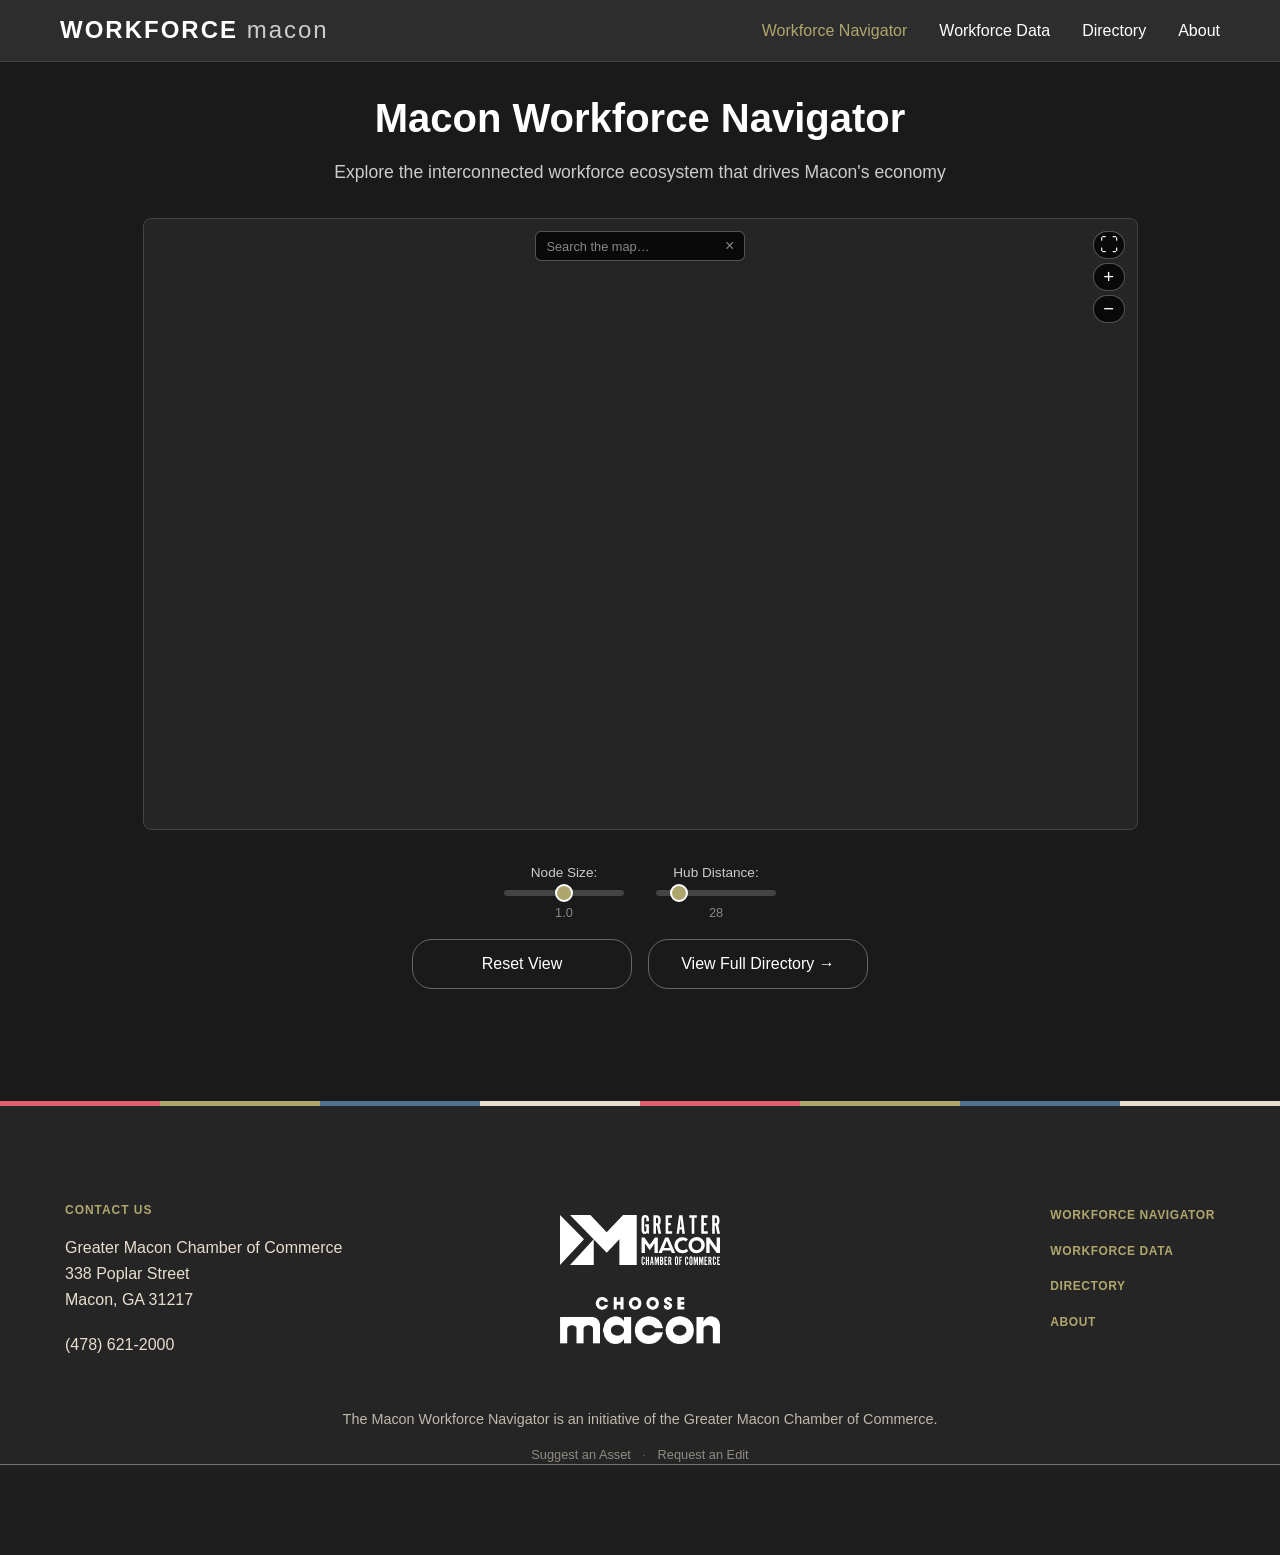
<file: index.html>
<!DOCTYPE html>
<html lang="en">
<head>
    <meta charset="UTF-8">
    <meta name="viewport" content="width=device-width, initial-scale=1.0">
    <title>Macon Workforce Navigator - Greater Macon Chamber of Commerce</title>
    <meta name="description" content="Explore the interconnected workforce development ecosystem that drives Macon-Bibb County's economy — colleges, job training, community partners, and more, all in one interactive map.">
    <meta property="og:site_name" content="Macon Workforce Navigator">
    <meta property="og:type" content="website">
    <meta property="og:title" content="Macon Workforce Navigator">
    <meta property="og:description" content="Explore the interconnected workforce development ecosystem that drives Macon-Bibb County's economy — colleges, job training, community partners, and more, all in one interactive map.">
    <meta property="og:url" content="https://maconworkforce.com/">
    <meta property="og:image" content="https://maconworkforce.com/assets/icons/icon-512.png">
    <link rel="icon" type="image/png" sizes="32x32" href="assets/icons/favicon-32.png">
    <link rel="icon" type="image/png" sizes="16x16" href="assets/icons/favicon-16.png">
    <link rel="apple-touch-icon" href="assets/icons/apple-touch-icon.png">
    <link rel="manifest" href="site.webmanifest">
    <link rel="stylesheet" href="css/theme.css">
    <link rel="stylesheet" href="css/main.css">
    <link rel="stylesheet" href="css/viz.css">
    <link rel="stylesheet" href="css/components.css">
</head>
<body>
    <script>
      document.body.classList.toggle('embed-mode', new URLSearchParams(location.search).get('embed') === '1');
      if (new URLSearchParams(location.search).get('theme') === 'light') document.documentElement.setAttribute('data-theme', 'light');
    </script>
    <header class="main-header">
        <div class="container">
            <div class="logo">
                <a href="index.html"><h1>WORKFORCE <span class="accent">macon</span></h1></a>
            </div>
            <button class="nav-toggle" id="nav-toggle" aria-label="Toggle navigation" aria-expanded="false">
                <span></span><span></span><span></span>
            </button>
            <nav class="main-nav" id="main-nav">
                <ul>
                    <li><a href="index.html" class="nav-link active">Workforce Navigator</a></li>
                    <li><a href="workforcedata.html" class="nav-link">Workforce Data</a></li>
                    <li><a href="directory.html" class="nav-link">Directory</a></li>
                    <li><a href="about.html" class="nav-link">About</a></li>
                </ul>
            </nav>
        </div>
    </header>

    <main class="main-content">
        <section class="visualization-section">
            <div class="container">
                <div class="viz-header">
                    <h2>Macon Workforce Navigator</h2>
                    <p>Explore the interconnected workforce ecosystem that drives Macon's economy</p>
                </div>
                <div id="network-visualization" class="viz-container">
                    <!-- Network visualization will be created by JavaScript -->
                    <div class="viz-search" id="viz-search">
                        <div class="viz-search-input-row">
                            <input type="text" id="map-search-input" class="search-input" placeholder="Search the map…" aria-label="Search the map">
                            <button type="button" id="map-search-clear" class="search-clear-btn" title="Clear search" aria-label="Clear search">&times;</button>
                        </div>
                        <ul class="viz-search-results" id="viz-search-results" hidden></ul>
                    </div>
                    <div class="viz-zoom-controls" id="viz-zoom-controls">
                        <button class="viz-fullscreen-btn" id="fullscreen-btn" title="Toggle Fullscreen">&#x26F6;</button>
                        <button class="viz-zoom-btn" id="zoom-in-btn" title="Zoom In">+</button>
                        <button class="viz-zoom-btn" id="zoom-out-btn" title="Zoom Out">&#8722;</button>
                    </div>
                    <div class="viz-fs-controls" id="viz-fs-controls">
                        <div class="fs-control-group">
                            <label for="fs-size-slider">Size</label>
                            <input type="range" id="fs-size-slider" min="0.5" max="1.5" step="0.1" value="1" class="fs-slider">
                            <span id="fs-size-value">1.0</span>
                        </div>
                        <div class="fs-control-group">
                            <label for="fs-hub-slider">Hub Distance</label>
                            <input type="range" id="fs-hub-slider" min="20" max="80" value="28" class="fs-slider">
                            <span id="fs-hub-value">28</span>
                        </div>
                        <button class="fs-reset-btn" id="fs-reset-btn">Reset View</button>
                        <button class="fs-reset-btn mobile-map-toggle" id="fs-mobile-map-toggle">Show Full Map</button>
                    </div>
                    <div id="viz-info-panel" class="viz-info-panel">
                        <div class="viz-info-header">
                            <h3 id="viz-info-title"></h3>
                            <button class="viz-info-close" id="viz-info-close">&#10005;</button>
                        </div>
                        <div class="viz-info-body" id="viz-info-body"></div>
                    </div>
                </div>
                <div class="viz-controls">
                    <div class="controls-row controls-row--sliders">
                        <div class="control-group">
                            <label for="size-slider">Node Size:</label>
                            <input type="range" id="size-slider" min="0.5" max="1.5" step="0.1" value="1" class="slider">
                            <span id="size-value">1.0</span>
                        </div>
                        <div class="control-group">
                            <label for="hub-distance-slider">Hub Distance:</label>
                            <input type="range" id="hub-distance-slider" min="20" max="80" value="28" class="slider">
                            <span id="hub-distance-value">28</span>
                        </div>
                    </div>
                    <div class="controls-row controls-row--actions">
                        <button class="control-btn" id="reset-btn">Reset View</button>
                        <button class="control-btn mobile-map-toggle" id="mobile-map-toggle">Show Full Map</button>
                        <a href="directory.html" class="control-btn directory-link">View Full Directory →</a>
                    </div>
                </div>
            </div>
        </section>
    </main>

    <!-- Asset detail modal -->
    <div id="asset-modal" class="modal">
        <div class="modal-content">
            <div class="modal-header">
                <h2 id="modal-title">Asset Name</h2>
                <span class="close">&times;</span>
            </div>
            <div class="modal-body">
                <div id="modal-content">Loading...</div>
            </div>
        </div>
    </div>

    <!-- Confirm before leaving the site via a related-program link -->
    <div id="link-confirm-modal" class="modal">
        <div class="modal-content link-confirm-content">
            <div class="modal-header">
                <h2>Open External Link?</h2>
                <span class="close" id="link-confirm-close">&times;</span>
            </div>
            <div class="modal-body">
                <p>Open <strong id="link-confirm-label"></strong> in a new tab?</p>
                <div class="link-confirm-actions">
                    <button class="control-btn" id="link-confirm-cancel">Cancel</button>
                    <button class="control-btn control-btn--accent" id="link-confirm-open">Open in New Tab</button>
                </div>
            </div>
        </div>
    </div>

    <footer class="main-footer">
        <div class="main-footer__wrapper">
            <div class="main-footer__inner">
                <div class="main-footer__contact">
                    <span class="main-footer__eyebrow">Contact Us</span>
                    <address class="main-footer__address">
                        Greater Macon Chamber of Commerce<br>
                        338 Poplar Street<br>
                        Macon, GA 31217
                    </address>
                    <div class="main-footer__phone"><a href="tel:+14786212000">(478) 621-2000</a></div>
                </div>
                <div class="main-footer__logo">
                    <a href="https://maconchamber.com/" target="_blank" rel="noopener">
                        <img src="assets/logos/greater macon chamber white lockup.svg" alt="Greater Macon Chamber of Commerce">
                    </a>
                    <a href="https://choosemacon.com/" target="_blank" rel="noopener">
                        <img src="assets/logos/choose-macon-white.png" alt="Choose Macon">
                    </a>
                </div>
                <ul class="main-footer__links">
                    <li><a href="index.html" class="main-footer__link">Workforce Navigator</a></li>
                    <li><a href="workforcedata.html" class="main-footer__link">Workforce Data</a></li>
                    <li><a href="directory.html" class="main-footer__link">Directory</a></li>
                    <li><a href="about.html" class="main-footer__link">About</a></li>
                </ul>
            </div>
            <div class="main-footer__attribution">The Macon Workforce Navigator is an initiative of the Greater Macon Chamber of Commerce.</div>
            <div class="main-footer__meta-links">
                <a href="submit-asset.html" class="main-footer__meta-link">Suggest an Asset</a>
                <span class="main-footer__meta-sep">·</span>
                <a href="request-edit.html" class="main-footer__meta-link">Request an Edit</a>
            </div>
        </div>
    </footer>

   <!-- Order is critical: Library first, then engine (data), then main (UI) -->
    <script src="https://d3js.org/d3.v7.min.js"></script>
    <script src="js/viz-engine.js"></script>
    <script src="js/main.js"></script>
    <script src="js/directory.js"></script>
    <script src="js/search.js"></script>
    <script src="js/nav.js"></script>
</body>
</body>
</html>
</file>
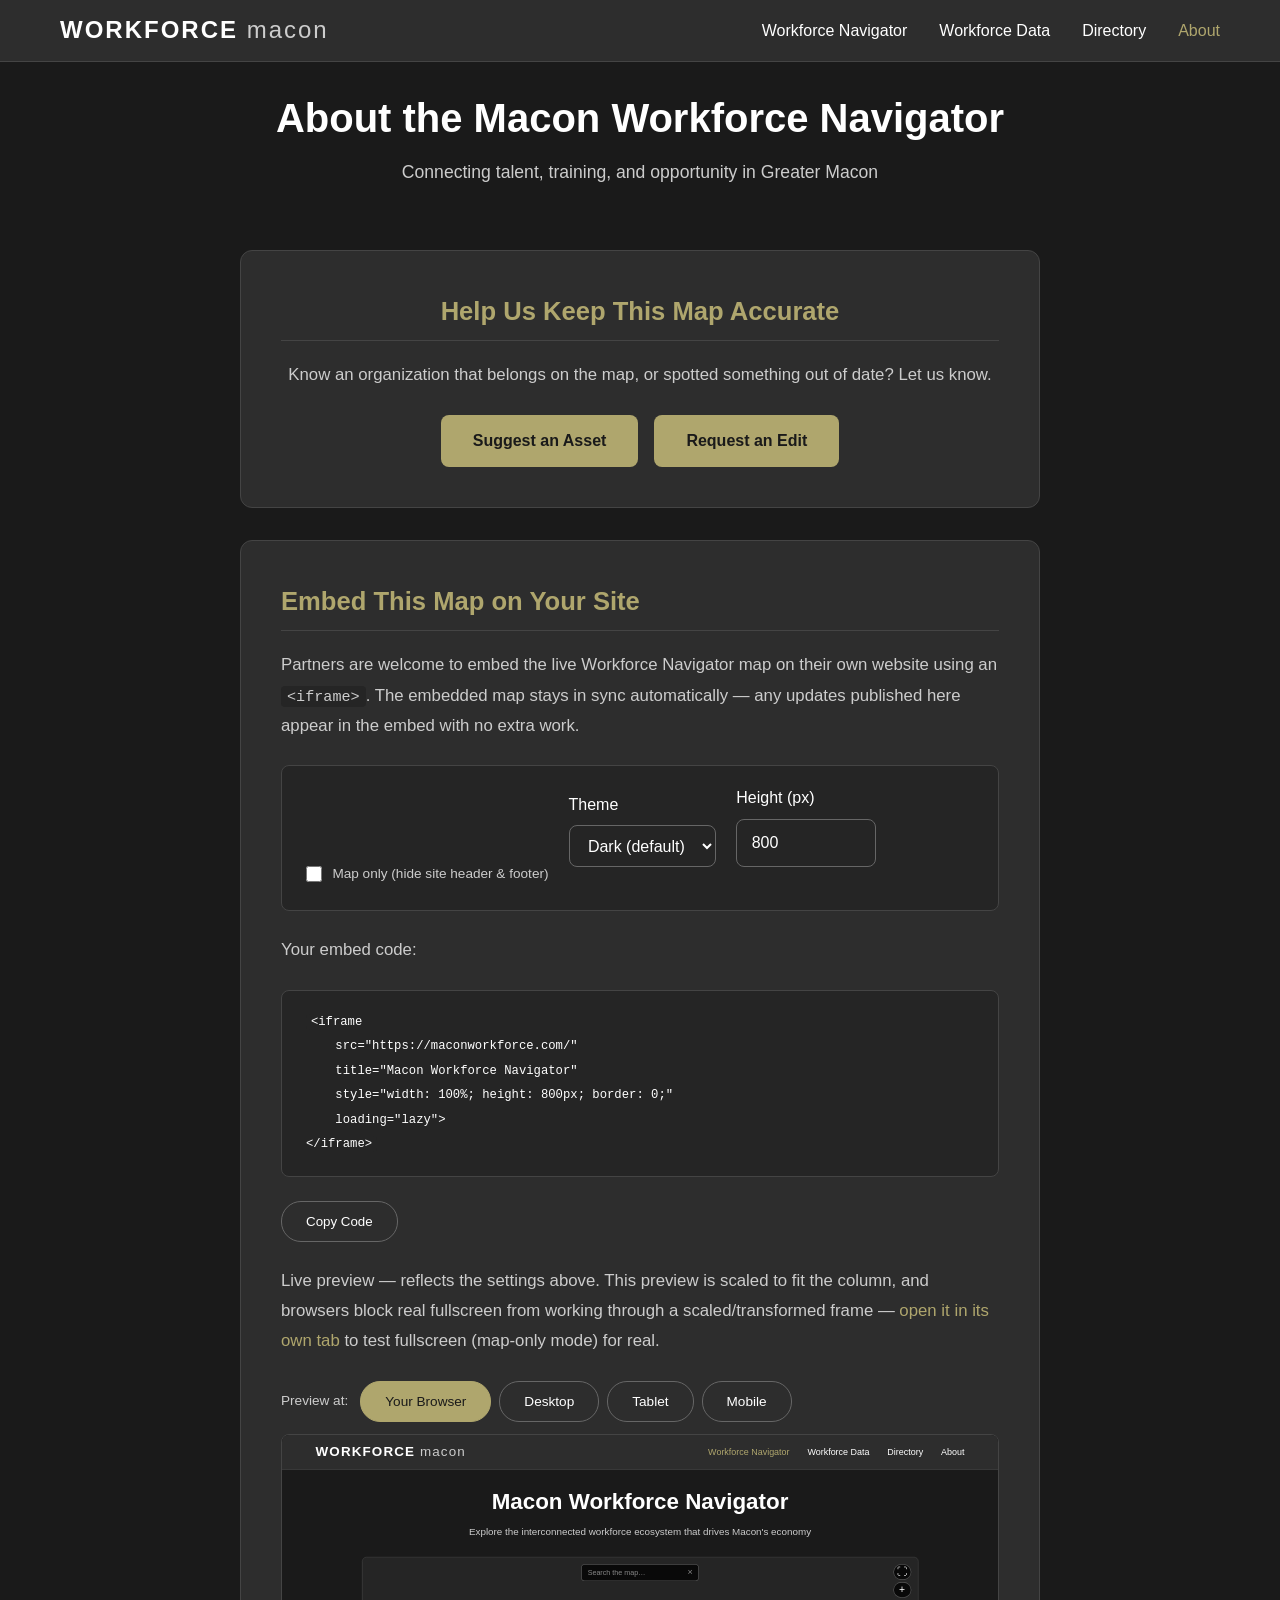
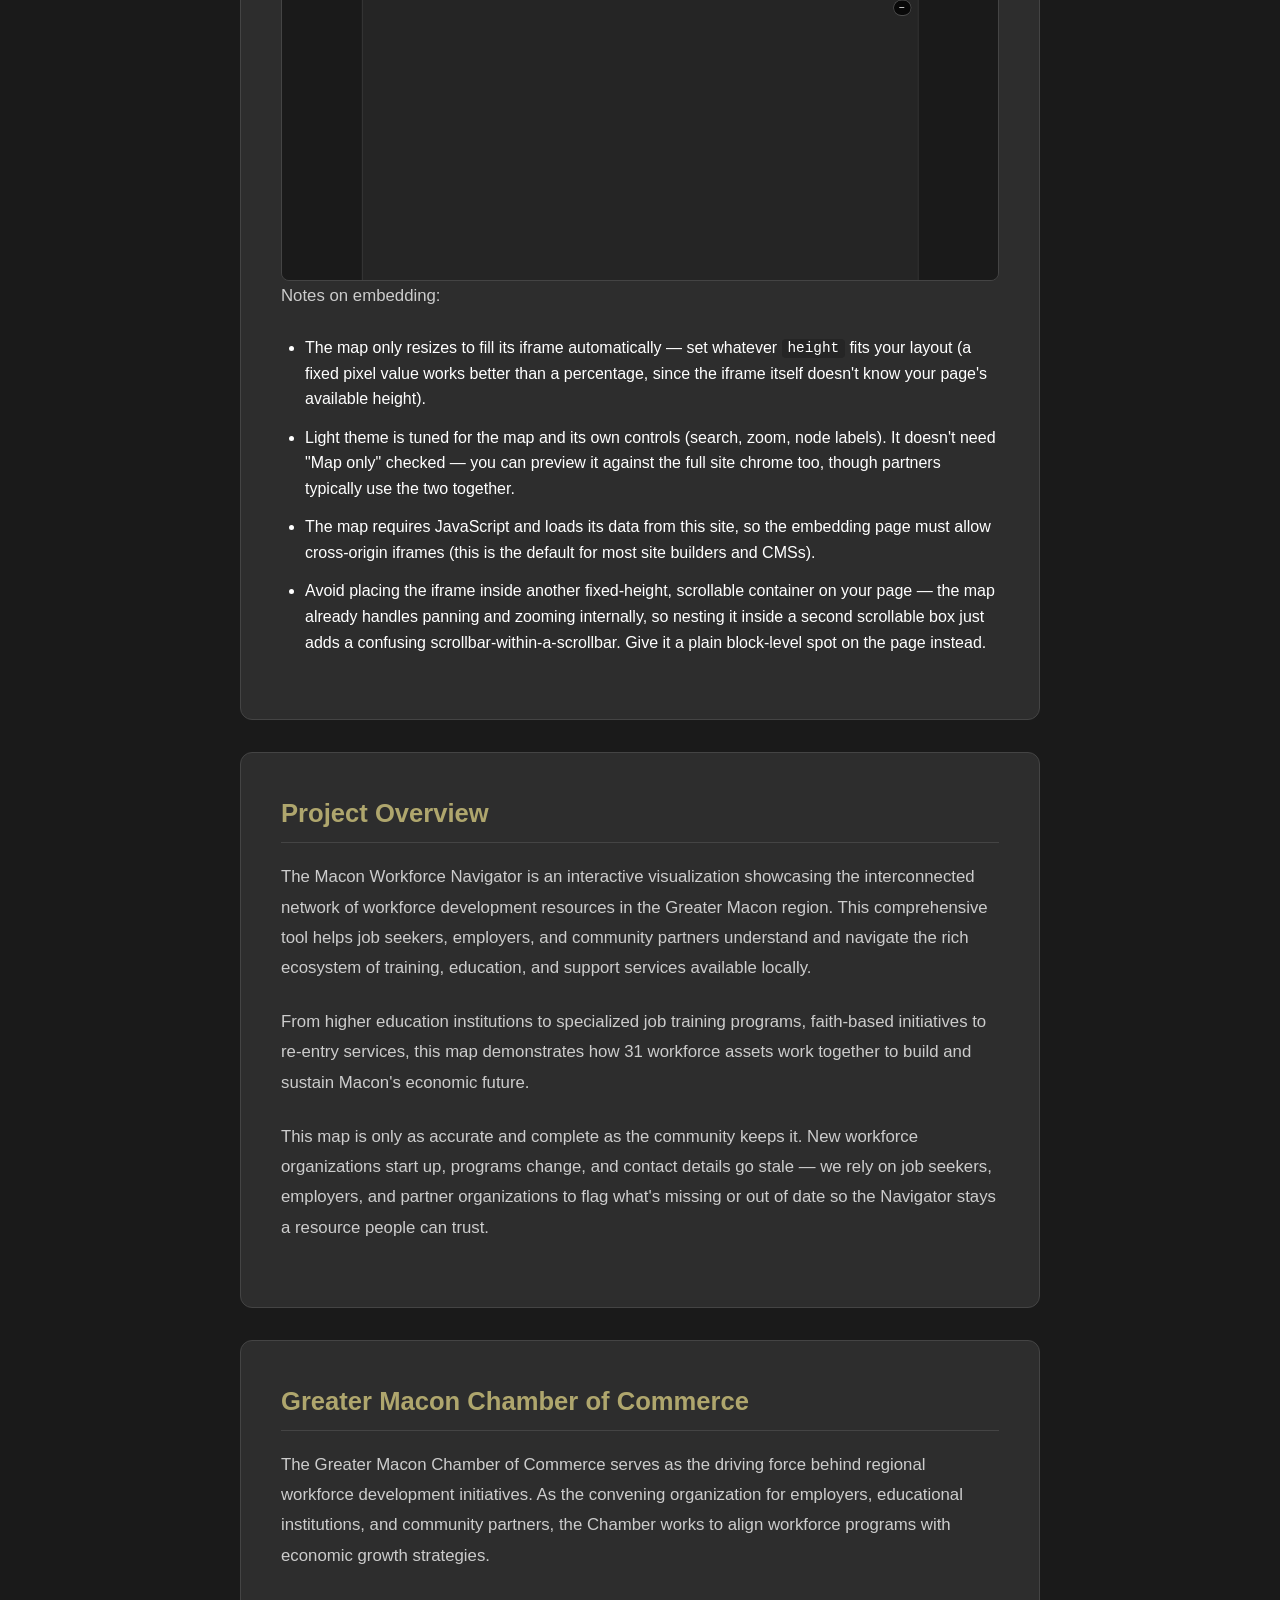
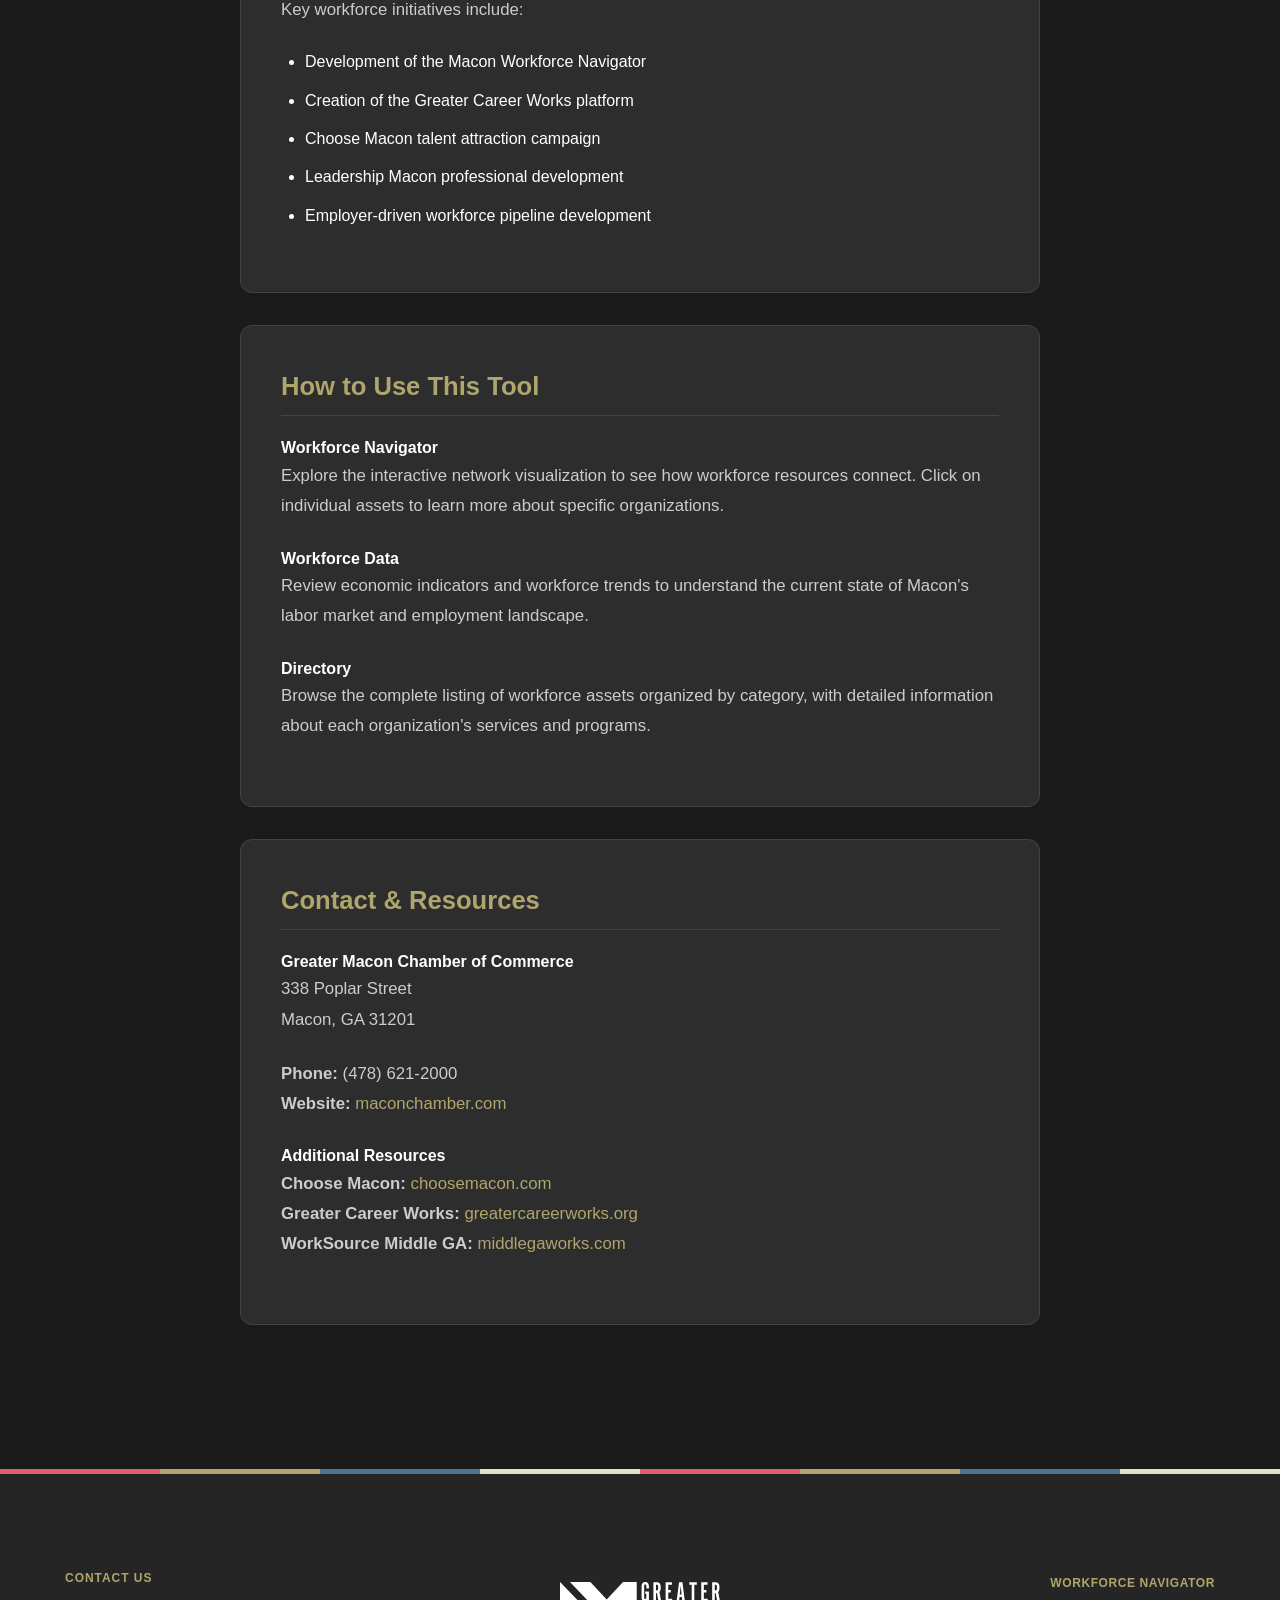
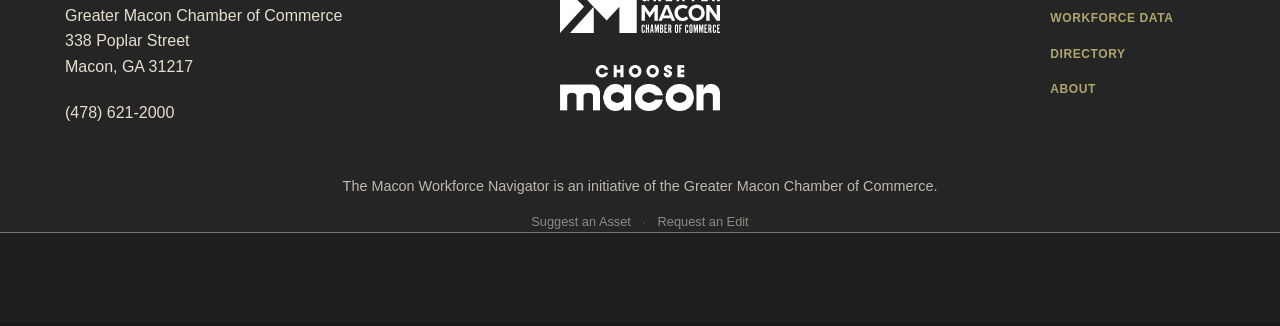
<file: about.html>
<!DOCTYPE html>
<html lang="en">
<head>
    <meta charset="UTF-8">
    <meta name="viewport" content="width=device-width, initial-scale=1.0">
    <title>About - Greater Macon Chamber of Commerce</title>
    <meta name="description" content="Learn about the Macon Workforce Navigator, an initiative of the Greater Macon Chamber of Commerce connecting residents to workforce development resources across Macon-Bibb County.">
    <meta property="og:site_name" content="Macon Workforce Navigator">
    <meta property="og:type" content="website">
    <meta property="og:title" content="About - Macon Workforce Navigator">
    <meta property="og:description" content="Learn about the Macon Workforce Navigator, an initiative of the Greater Macon Chamber of Commerce connecting residents to workforce development resources across Macon-Bibb County.">
    <meta property="og:url" content="https://maconworkforce.com/about.html">
    <meta property="og:image" content="https://maconworkforce.com/assets/icons/icon-512.png">
    <link rel="icon" type="image/png" sizes="32x32" href="assets/icons/favicon-32.png">
    <link rel="icon" type="image/png" sizes="16x16" href="assets/icons/favicon-16.png">
    <link rel="apple-touch-icon" href="assets/icons/apple-touch-icon.png">
    <link rel="manifest" href="site.webmanifest">
            <link rel="stylesheet" href="css/theme.css">
            <link rel="stylesheet" href="css/main.css">
            <link rel="stylesheet" href="css/viz.css">
             <link rel="stylesheet" href="css/components.css">
</head>
<body>
    <header class="main-header">
        <div class="container">
            <div class="logo">
                <a href="index.html"><h1>WORKFORCE <span class="accent">macon</span></h1></a>
            </div>
            <button class="nav-toggle" id="nav-toggle" aria-label="Toggle navigation" aria-expanded="false">
                <span></span><span></span><span></span>
            </button>
            <nav class="main-nav" id="main-nav">
                <ul>
                    <li><a href="index.html" class="nav-link">Workforce Navigator</a></li>
                    <li><a href="workforcedata.html" class="nav-link">Workforce Data</a></li>
                    <li><a href="directory.html" class="nav-link">Directory</a></li>
                    <li><a href="about.html" class="nav-link active">About</a></li>
                </ul>
            </nav>
        </div>
    </header>

    <main class="main-content">
        <div class="container">
            <section class="page-header">
                <h2>About the Macon Workforce Navigator</h2>
                <p>Connecting talent, training, and opportunity in Greater Macon</p>
            </section>

            <div class="about-content">
                <section class="about-section about-cta">
                    <h3>Help Us Keep This Map Accurate</h3>
                    <p>Know an organization that belongs on the map, or spotted something out of date? Let us know.</p>
                    <div class="about-cta-buttons">
                        <a href="submit-asset.html" class="cta-btn">Suggest an Asset</a>
                        <a href="request-edit.html" class="cta-btn">Request an Edit</a>
                    </div>
                </section>

                <section class="about-section">
                    <h3>Embed This Map on Your Site</h3>
                    <p>Partners are welcome to embed the live Workforce Navigator map on their own website using an <code>&lt;iframe&gt;</code>. The embedded map stays in sync automatically — any updates published here appear in the embed with no extra work.</p>

                    <div class="embed-builder">
                        <div class="embed-builder-controls">
                            <label class="form-checkbox-label embed-builder-checkbox">
                                <input type="checkbox" id="embed-opt-map-only">
                                Map only (hide site header &amp; footer)
                            </label>
                            <div class="form-field embed-builder-field">
                                <label class="form-label" for="embed-opt-theme">Theme</label>
                                <select class="form-select" id="embed-opt-theme">
                                    <option value="dark" selected>Dark (default)</option>
                                    <option value="light">Light</option>
                                </select>
                            </div>
                            <div class="form-field embed-builder-field">
                                <label class="form-label" for="embed-opt-height">Height (px)</label>
                                <input class="form-input" type="number" id="embed-opt-height" value="800" min="300" max="2000" step="10">
                            </div>
                        </div>

                        <p>Your embed code:</p>
                        <pre class="embed-code"><code id="embed-snippet"></code></pre>
                        <button type="button" class="control-btn embed-copy-btn" id="embed-copy-btn">Copy Code</button>

                        <p class="embed-preview-label">
                            Live preview — reflects the settings above.
                            This preview is scaled to fit the column, and browsers block real fullscreen from working through a scaled/transformed frame — <a href="index.html" id="embed-preview-open-link" target="_blank" rel="noopener">open it in its own tab</a> to test fullscreen (map-only mode) for real.
                        </p>
                        <div class="embed-preview-toolbar">
                            <span class="embed-preview-toolbar-label">Preview at:</span>
                            <button type="button" class="control-btn embed-preview-preset active" data-width="auto">Your Browser</button>
                            <button type="button" class="control-btn embed-preview-preset" data-width="1280">Desktop</button>
                            <button type="button" class="control-btn embed-preview-preset" data-width="768">Tablet</button>
                            <button type="button" class="control-btn embed-preview-preset" data-width="375">Mobile</button>
                        </div>
                        <div class="embed-preview-wrap" id="embed-preview-wrap">
                            <iframe id="embed-preview" class="embed-preview-frame" title="Embed preview" src="index.html" allowfullscreen></iframe>
                        </div>
                    </div>

                    <p>Notes on embedding:</p>
                    <ul>
                        <li>The map only resizes to fill its iframe automatically — set whatever <code>height</code> fits your layout (a fixed pixel value works better than a percentage, since the iframe itself doesn't know your page's available height).</li>
                        <li>Light theme is tuned for the map and its own controls (search, zoom, node labels). It doesn't need "Map only" checked — you can preview it against the full site chrome too, though partners typically use the two together.</li>
                        <li>The map requires JavaScript and loads its data from this site, so the embedding page must allow cross-origin iframes (this is the default for most site builders and CMSs).</li>
                        <li>Avoid placing the iframe inside another fixed-height, scrollable container on your page — the map already handles panning and zooming internally, so nesting it inside a second scrollable box just adds a confusing scrollbar-within-a-scrollbar. Give it a plain block-level spot on the page instead.</li>
                    </ul>
                </section>

                <section class="about-section">
                    <h3>Project Overview</h3>
                    <p>The Macon Workforce Navigator is an interactive visualization showcasing the interconnected network of workforce development resources in the Greater Macon region. This comprehensive tool helps job seekers, employers, and community partners understand and navigate the rich ecosystem of training, education, and support services available locally.</p>

                    <p>From higher education institutions to specialized job training programs, faith-based initiatives to re-entry services, this map demonstrates how 31 workforce assets work together to build and sustain Macon's economic future.</p>

                    <p>This map is only as accurate and complete as the community keeps it. New workforce organizations start up, programs change, and contact details go stale — we rely on job seekers, employers, and partner organizations to flag what's missing or out of date so the Navigator stays a resource people can trust.</p>
                </section>

                <section class="about-section">
                    <h3>Greater Macon Chamber of Commerce</h3>
                    <p>The Greater Macon Chamber of Commerce serves as the driving force behind regional workforce development initiatives. As the convening organization for employers, educational institutions, and community partners, the Chamber works to align workforce programs with economic growth strategies.</p>
                    
                    <p>Key workforce initiatives include:</p>
                    <ul>
                        <li>Development of the Macon Workforce Navigator</li>
                        <li>Creation of the Greater Career Works platform</li>
                        <li>Choose Macon talent attraction campaign</li>
                        <li>Leadership Macon professional development</li>
                        <li>Employer-driven workforce pipeline development</li>
                    </ul>
                </section>

                <section class="about-section">
                    <h3>How to Use This Tool</h3>
                    <div class="usage-grid">
                        <div class="usage-card">
                            <h4>Workforce Navigator</h4>
                            <p>Explore the interactive network visualization to see how workforce resources connect. Click on individual assets to learn more about specific organizations.</p>
                        </div>
                        <div class="usage-card">
                            <h4>Workforce Data</h4>
                            <p>Review economic indicators and workforce trends to understand the current state of Macon's labor market and employment landscape.</p>
                        </div>
                        <div class="usage-card">
                            <h4>Directory</h4>
                            <p>Browse the complete listing of workforce assets organized by category, with detailed information about each organization's services and programs.</p>
                        </div>
                    </div>
                </section>

                <section class="about-section">
                    <h3>Contact & Resources</h3>
                    <div class="contact-grid">
                        <div class="contact-card">
                            <h4>Greater Macon Chamber of Commerce</h4>
                            <p>338 Poplar Street<br>
                            Macon, GA 31201</p>
                            <p><strong>Phone:</strong> (478) 621-2000<br>
                            <strong>Website:</strong> <a href="https://maconchamber.com" target="_blank">maconchamber.com</a></p>
                        </div>
                        <div class="contact-card">
                            <h4>Additional Resources</h4>
                            <p><strong>Choose Macon:</strong> <a href="https://choosemacon.com" target="_blank">choosemacon.com</a><br>
                            <strong>Greater Career Works:</strong> <a href="https://greatercareerworks.org" target="_blank">greatercareerworks.org</a><br>
                            <strong>WorkSource Middle GA:</strong> <a href="https://middlegaworks.com" target="_blank">middlegaworks.com</a></p>
                        </div>
                    </div>
                </section>
            </div>
        </div>
    </main>

    <footer class="main-footer">
        <div class="main-footer__wrapper">
            <div class="main-footer__inner">
                <div class="main-footer__contact">
                    <span class="main-footer__eyebrow">Contact Us</span>
                    <address class="main-footer__address">
                        Greater Macon Chamber of Commerce<br>
                        338 Poplar Street<br>
                        Macon, GA 31217
                    </address>
                    <div class="main-footer__phone"><a href="tel:+14786212000">(478) 621-2000</a></div>
                </div>
                <div class="main-footer__logo">
                    <a href="https://maconchamber.com/" target="_blank" rel="noopener">
                        <img src="assets/logos/greater macon chamber white lockup.svg" alt="Greater Macon Chamber of Commerce">
                    </a>
                    <a href="https://choosemacon.com/" target="_blank" rel="noopener">
                        <img src="assets/logos/choose-macon-white.png" alt="Choose Macon">
                    </a>
                </div>
                <ul class="main-footer__links">
                    <li><a href="index.html" class="main-footer__link">Workforce Navigator</a></li>
                    <li><a href="workforcedata.html" class="main-footer__link">Workforce Data</a></li>
                    <li><a href="directory.html" class="main-footer__link">Directory</a></li>
                    <li><a href="about.html" class="main-footer__link">About</a></li>
                </ul>
            </div>
            <div class="main-footer__attribution">The Macon Workforce Navigator is an initiative of the Greater Macon Chamber of Commerce.</div>
            <div class="main-footer__meta-links">
                <a href="submit-asset.html" class="main-footer__meta-link">Suggest an Asset</a>
                <span class="main-footer__meta-sep">·</span>
                <a href="request-edit.html" class="main-footer__meta-link">Request an Edit</a>
            </div>
        </div>
    </footer>
    <script src="js/embed-builder.js"></script>
    <script src="js/nav.js"></script>
</body>
</html>
</file>
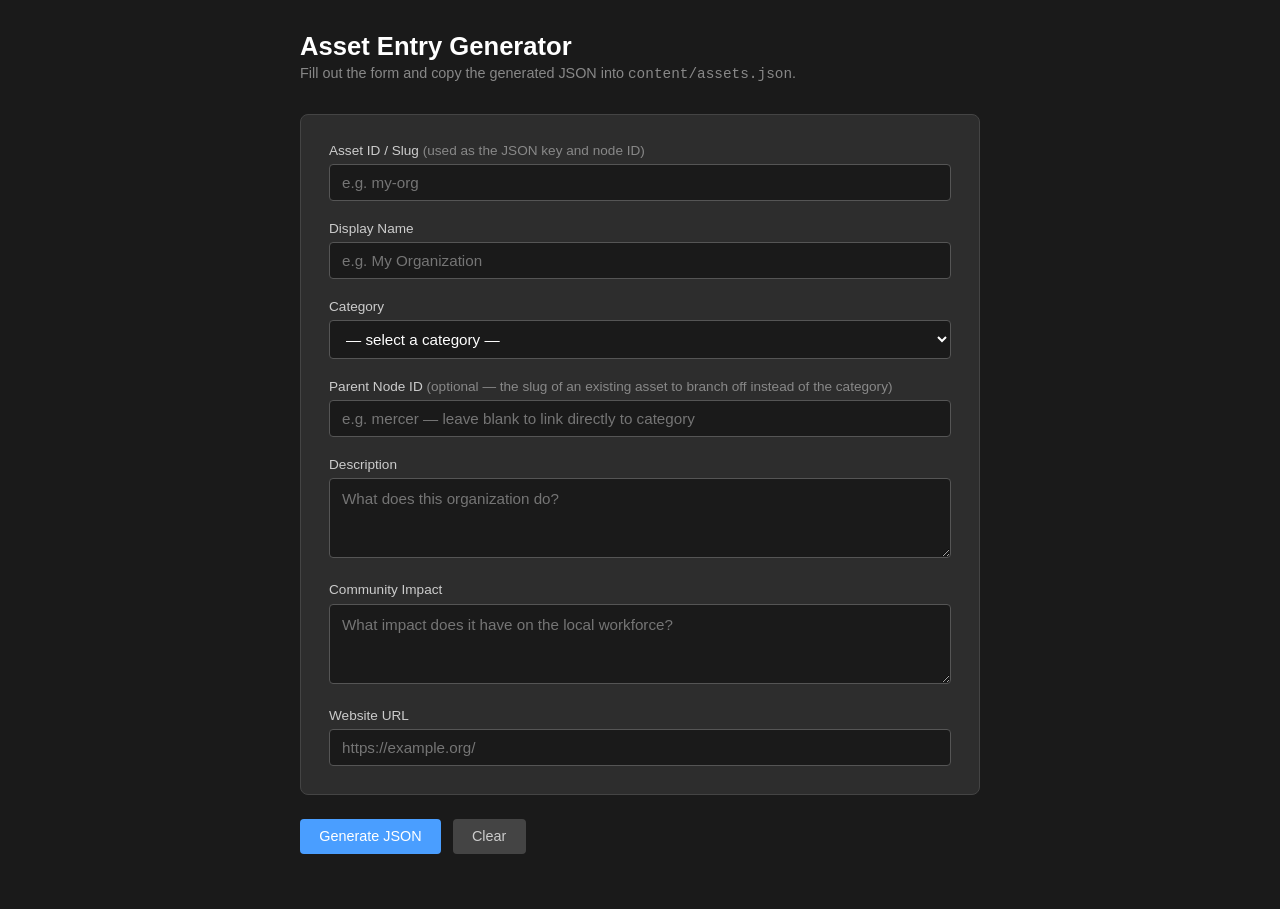
<file: admin.html>
<!DOCTYPE html>
<html lang="en">
<head>
  <meta charset="UTF-8">
  <meta name="viewport" content="width=device-width, initial-scale=1.0">
  <title>Asset Entry Generator — Workforce Macon Admin</title>
  <style>
    *, *::before, *::after { box-sizing: border-box; margin: 0; padding: 0; }

    body {
      font-family: -apple-system, BlinkMacSystemFont, 'Segoe UI', Roboto, sans-serif;
      background: #1a1a1a;
      color: #ffffff;
      min-height: 100vh;
      display: flex;
      align-items: center;
      justify-content: center;
      padding: 2rem;
    }

    /* ===== MAIN FORM ===== */
    #app { width: 100%; max-width: 680px; }

    header {
      margin-bottom: 2rem;
    }
    header h1 { font-size: 1.6rem; }
    header p   { color: #888; font-size: 0.9rem; margin-top: 0.25rem; }

    .card {
      background: #2d2d2d;
      border: 1px solid #444;
      border-radius: 8px;
      padding: 1.75rem;
      margin-bottom: 1.5rem;
    }

    .field { margin-bottom: 1.25rem; }
    .field:last-child { margin-bottom: 0; }

    label {
      display: block;
      font-size: 0.85rem;
      color: #ccc;
      margin-bottom: 0.4rem;
      font-weight: 500;
    }
    label span { color: #888; font-weight: 400; }

    input[type="text"],
    input[type="url"],
    select,
    textarea {
      width: 100%;
      background: #1a1a1a;
      border: 1px solid #555;
      border-radius: 4px;
      color: #fff;
      font-family: inherit;
      font-size: 0.95rem;
      padding: 0.55rem 0.75rem;
      transition: border-color 0.15s;
    }
    input[type="text"]:focus,
    input[type="url"]:focus,
    select:focus,
    textarea:focus {
      outline: none;
      border-color: #4a9eff;
    }
    textarea { resize: vertical; min-height: 80px; line-height: 1.5; }
    select option { background: #2d2d2d; }

    /* slug hint */
    .slug-hint { font-size: 0.78rem; color: #888; margin-top: 0.3rem; }

    /* ===== BUTTONS ===== */
    .btn-row { display: flex; gap: 0.75rem; flex-wrap: wrap; }

    button {
      cursor: pointer;
      font-family: inherit;
      font-size: 0.9rem;
      font-weight: 500;
      border: none;
      border-radius: 4px;
      padding: 0.6rem 1.2rem;
      transition: background 0.15s;
    }
    .btn-primary { background: #4a9eff; color: #fff; }
    .btn-primary:hover { background: #3a8eef; }
    .btn-secondary { background: #444; color: #ccc; }
    .btn-secondary:hover { background: #555; }
    /* ===== OUTPUT BLOCK ===== */
    #output-section { display: none; }

    .output-header {
      display: flex;
      align-items: center;
      justify-content: space-between;
      margin-bottom: 0.75rem;
    }
    .output-header h2 { font-size: 1rem; }
    .copy-feedback { font-size: 0.8rem; color: #66bb6a; opacity: 0; transition: opacity 0.3s; }
    .copy-feedback.visible { opacity: 1; }

    pre {
      background: #111;
      border: 1px solid #333;
      border-radius: 4px;
      padding: 1rem;
      font-size: 0.82rem;
      line-height: 1.6;
      overflow-x: auto;
      white-space: pre;
      color: #ccc;
    }

  </style>
</head>
<body>

<div id="app">
  <header>
    <h1>Asset Entry Generator</h1>
    <p>Fill out the form and copy the generated JSON into <code>content/assets.json</code>.</p>
  </header>

  <div class="card">
    <div class="field">
      <label for="f-id">Asset ID / Slug <span>(used as the JSON key and node ID)</span></label>
      <input type="text" id="f-id" placeholder="e.g. my-org" oninput="syncSlug()">
      <div class="slug-hint" id="slug-hint"></div>
    </div>

    <div class="field">
      <label for="f-name">Display Name</label>
      <input type="text" id="f-name" placeholder="e.g. My Organization">
    </div>

    <div class="field">
      <label for="f-category">Category</label>
      <select id="f-category">
        <option value="">— select a category —</option>
        <option value="colleges">Colleges</option>
        <option value="k12-secondary">K-12 and Secondary</option>
        <option value="community-dev">Community and Economic Development</option>
        <option value="job-training">Job Training and Career Services</option>
        <option value="faith-based">Faith Based</option>
        <option value="special-population">Special Population and Re-Entry</option>
      </select>
    </div>

    <div class="field">
      <label for="f-parent">Parent Node ID <span>(optional — the slug of an existing asset to branch off instead of the category)</span></label>
      <input type="text" id="f-parent" placeholder="e.g. mercer — leave blank to link directly to category">
    </div>

    <div class="field">
      <label for="f-description">Description</label>
      <textarea id="f-description" placeholder="What does this organization do?"></textarea>
    </div>

    <div class="field">
      <label for="f-impact">Community Impact</label>
      <textarea id="f-impact" placeholder="What impact does it have on the local workforce?"></textarea>
    </div>

    <div class="field">
      <label for="f-website">Website URL</label>
      <input type="url" id="f-website" placeholder="https://example.org/">
    </div>
  </div>

  <div class="btn-row" style="margin-bottom:1.5rem">
    <button class="btn-primary" onclick="generate()">Generate JSON</button>
    <button class="btn-secondary" onclick="clearForm()">Clear</button>
  </div>

  <!-- OUTPUT -->
  <div id="output-section" class="card">
    <div class="output-header">
      <h2>Generated JSON — paste this into assets.json</h2>
      <span class="copy-feedback" id="copy-feedback">Copied!</span>
    </div>
    <pre id="output-pre"></pre>
    <div class="btn-row" style="margin-top:1rem">
      <button class="btn-primary" onclick="copyOutput()">Copy to Clipboard</button>
    </div>
  </div>
</div>

<script>
  // Auto-format slug
  function syncSlug() {
    const raw = document.getElementById('f-id').value;
    const clean = raw.toLowerCase().replace(/\s+/g, '-').replace(/[^a-z0-9-]/g, '');
    const hint = document.getElementById('slug-hint');
    if (clean && clean !== raw) {
      hint.textContent = `Will be stored as: "${clean}" — use only lowercase letters, numbers, and hyphens.`;
    } else {
      hint.textContent = '';
    }
  }

  function getSlug() {
    return document.getElementById('f-id').value.trim()
      .toLowerCase().replace(/\s+/g, '-').replace(/[^a-z0-9-]/g, '');
  }

  function generate() {
    const id          = getSlug();
    const name        = document.getElementById('f-name').value.trim();
    const category    = document.getElementById('f-category').value;
    const parent      = document.getElementById('f-parent').value.trim()
                          .toLowerCase().replace(/\s+/g, '-').replace(/[^a-z0-9-]/g, '');
    const description = document.getElementById('f-description').value.trim();
    const impact      = document.getElementById('f-impact').value.trim();
    const website     = document.getElementById('f-website').value.trim();

    const errors = [];
    if (!id)       errors.push('Asset ID is required.');
    if (!name)     errors.push('Display Name is required.');
    if (!category) errors.push('Category is required.');
    if (errors.length) { alert(errors.join('\n')); return; }

    const entry = { name, category };
    if (parent)      entry.parent      = parent;
    if (description) entry.description = description;
    if (impact)      entry.impact      = impact;
    if (website)     entry.website     = website;

    // Format as a JSON object fragment the user can paste in
    const inner = JSON.stringify(entry, null, 2)
      .replace(/^{/, '')
      .replace(/}$/, '')
      .split('\n').slice(1, -1).join('\n');

    const output =
      `  "${id}": {\n` +
      inner.split('\n').map(l => '  ' + l).join('\n') +
      `\n  },`;

    document.getElementById('output-pre').textContent = output;
    document.getElementById('output-section').style.display = 'block';
    document.getElementById('output-section').scrollIntoView({ behavior: 'smooth', block: 'nearest' });
  }

  function copyOutput() {
    const text = document.getElementById('output-pre').textContent;
    navigator.clipboard.writeText(text).then(() => {
      const fb = document.getElementById('copy-feedback');
      fb.classList.add('visible');
      setTimeout(() => fb.classList.remove('visible'), 1800);
    });
  }

  function clearForm() {
    ['f-id','f-name','f-description','f-impact','f-website'].forEach(id => {
      document.getElementById(id).value = '';
    });
    document.getElementById('f-category').value = '';
    document.getElementById('f-parent').value = '';
    document.getElementById('slug-hint').textContent = '';
    document.getElementById('output-section').style.display = 'none';
    document.getElementById('f-id').focus();
  }
</script>
</body>
</html>
</file>
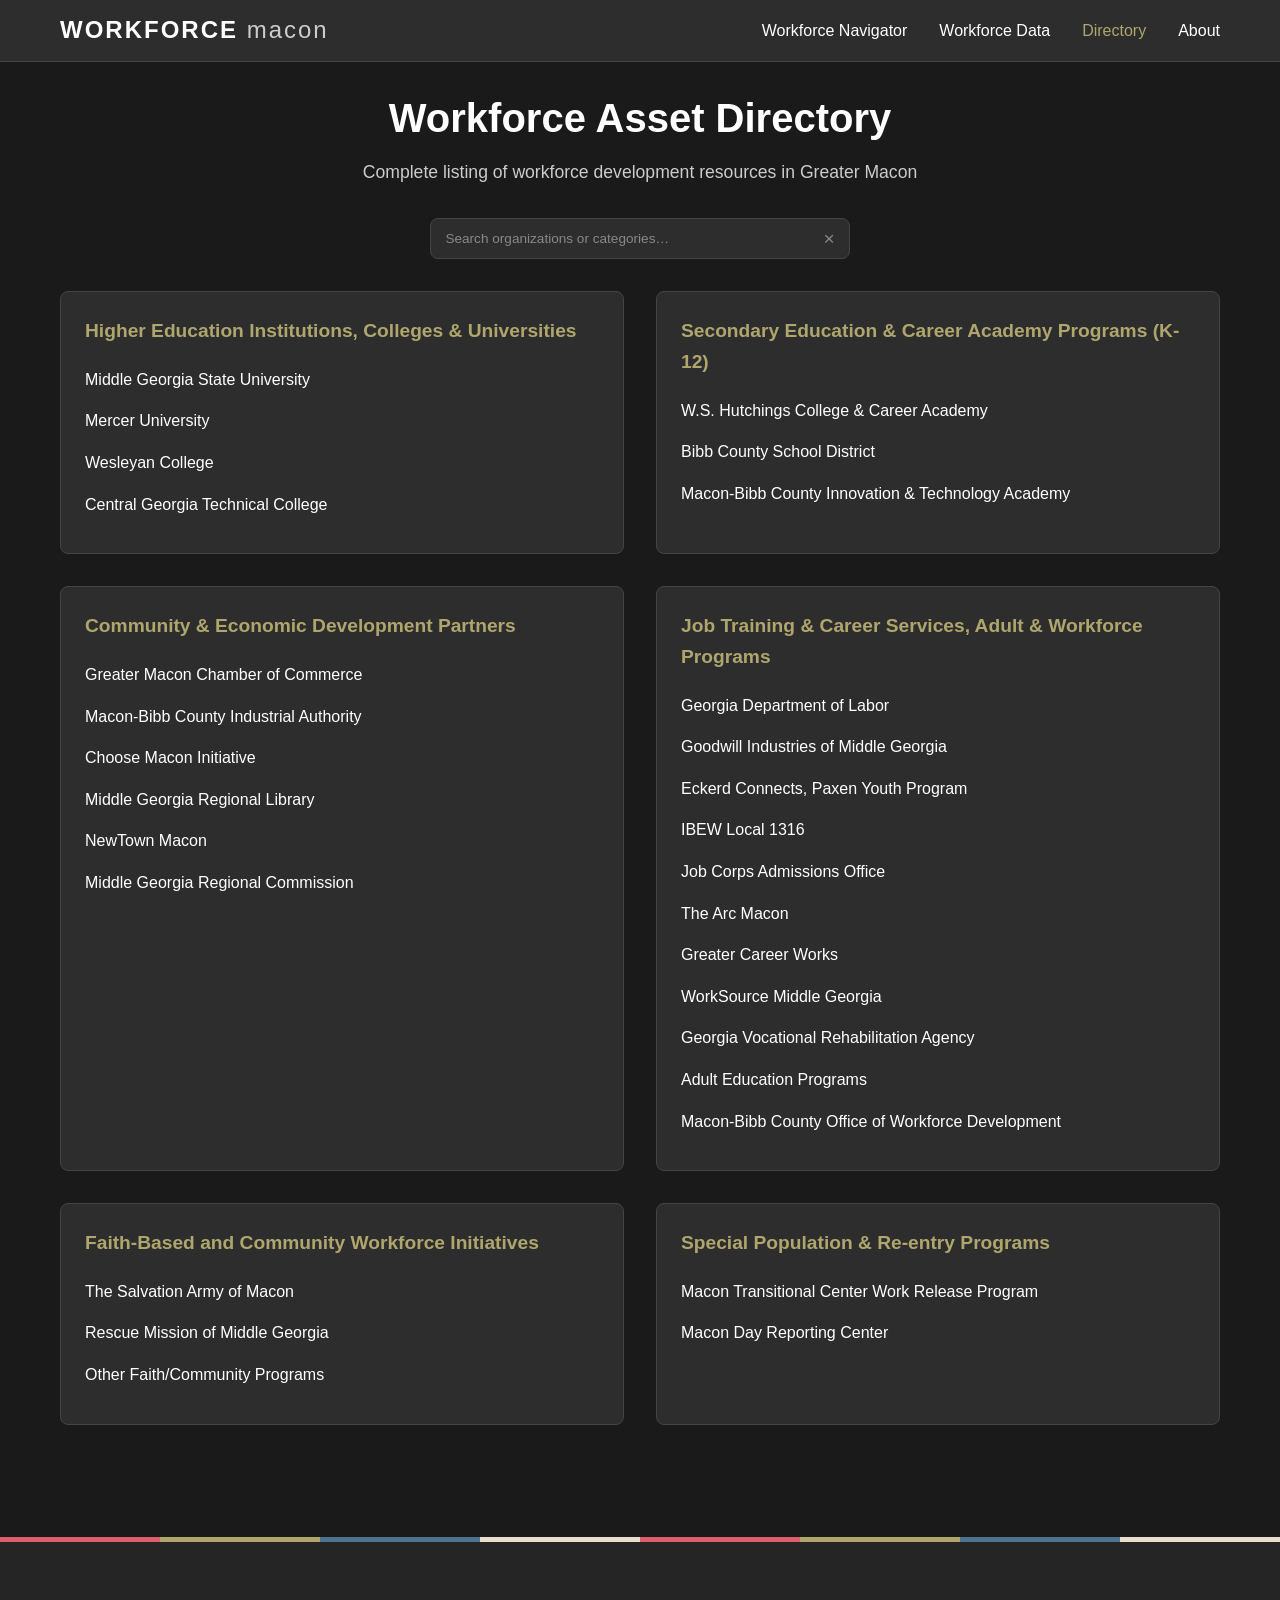
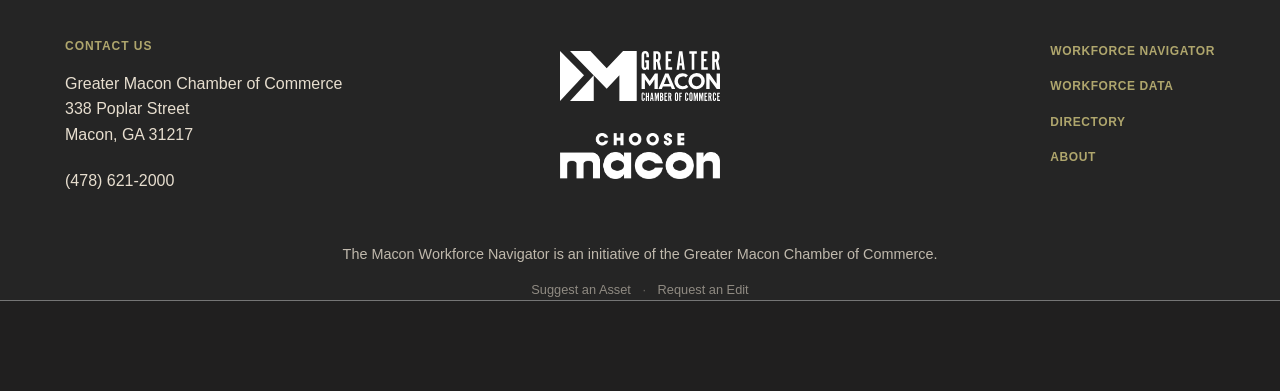
<file: directory.html>
<!DOCTYPE html>
<html lang="en">
<head>
    <meta charset="UTF-8">
    <meta name="viewport" content="width=device-width, initial-scale=1.0">
    <title>Workforce Directory - Greater Macon Chamber of Commerce</title>
    <meta name="description" content="Browse the full directory of workforce development organizations, colleges, job training programs, and community partners serving Macon-Bibb County.">
    <meta property="og:site_name" content="Macon Workforce Navigator">
    <meta property="og:type" content="website">
    <meta property="og:title" content="Workforce Directory - Macon Workforce Navigator">
    <meta property="og:description" content="Browse the full directory of workforce development organizations, colleges, job training programs, and community partners serving Macon-Bibb County.">
    <meta property="og:url" content="https://maconworkforce.com/directory.html">
    <meta property="og:image" content="https://maconworkforce.com/assets/icons/icon-512.png">
        <link rel="icon" type="image/png" sizes="32x32" href="assets/icons/favicon-32.png">
        <link rel="icon" type="image/png" sizes="16x16" href="assets/icons/favicon-16.png">
        <link rel="apple-touch-icon" href="assets/icons/apple-touch-icon.png">
        <link rel="manifest" href="site.webmanifest">
        <link rel="stylesheet" href="css/theme.css">
        <link rel="stylesheet" href="css/main.css">
        <link rel="stylesheet" href="css/viz.css">
        <link rel="stylesheet" href="css/components.css">
</head>
<body>
    <header class="main-header">
        <div class="container">
            <div class="logo">
                <a href="index.html"><h1>WORKFORCE <span class="accent">macon</span></h1></a>
            </div>
            <button class="nav-toggle" id="nav-toggle" aria-label="Toggle navigation" aria-expanded="false">
                <span></span><span></span><span></span>
            </button>
            <nav class="main-nav" id="main-nav">
                <ul>
                    <li><a href="index.html" class="nav-link">Workforce Navigator</a></li>
                    <li><a href="workforcedata.html" class="nav-link">Workforce Data</a></li>
                    <li><a href="directory.html" class="nav-link active">Directory</a></li>
                    <li><a href="about.html" class="nav-link">About</a></li>
                </ul>
            </nav>
        </div>
    </header>

    <main class="main-content">
        <div class="container">
            <section class="page-header">
                <h2>Workforce Asset Directory</h2>
                <p>Complete listing of workforce development resources in Greater Macon</p>
            </section>

            <div class="directory-search">
                <input type="text" id="directory-search-input" class="search-input" placeholder="Search organizations or categories…" aria-label="Search the directory">
                <button type="button" id="directory-search-clear" class="search-clear-btn" title="Clear search" aria-label="Clear search">&times;</button>
            </div>
            <p class="directory-empty" id="directory-empty" hidden>No matching assets. Try a different search.</p>

            <!-- Populated by js/directory.js's renderDirectoryList(), built fresh from
                 content/assets.json on every load — not hand-maintained HTML, so a
                 node published through the admin tools shows up here automatically
                 instead of needing a second manual edit to this file. -->
            <div class="directory-grid"></div>
        </div>
    </main>

    <footer class="main-footer">
        <div class="main-footer__wrapper">
            <div class="main-footer__inner">
                <div class="main-footer__contact">
                    <span class="main-footer__eyebrow">Contact Us</span>
                    <address class="main-footer__address">
                        Greater Macon Chamber of Commerce<br>
                        338 Poplar Street<br>
                        Macon, GA 31217
                    </address>
                    <div class="main-footer__phone"><a href="tel:+14786212000">(478) 621-2000</a></div>
                </div>
                <div class="main-footer__logo">
                    <a href="https://maconchamber.com/" target="_blank" rel="noopener">
                        <img src="assets/logos/greater macon chamber white lockup.svg" alt="Greater Macon Chamber of Commerce">
                    </a>
                    <a href="https://choosemacon.com/" target="_blank" rel="noopener">
                        <img src="assets/logos/choose-macon-white.png" alt="Choose Macon">
                    </a>
                </div>
                <ul class="main-footer__links">
                    <li><a href="index.html" class="main-footer__link">Workforce Navigator</a></li>
                    <li><a href="workforcedata.html" class="main-footer__link">Workforce Data</a></li>
                    <li><a href="directory.html" class="main-footer__link">Directory</a></li>
                    <li><a href="about.html" class="main-footer__link">About</a></li>
                </ul>
            </div>
            <div class="main-footer__attribution">The Macon Workforce Navigator is an initiative of the Greater Macon Chamber of Commerce.</div>
            <div class="main-footer__meta-links">
                <a href="submit-asset.html" class="main-footer__meta-link">Suggest an Asset</a>
                <span class="main-footer__meta-sep">·</span>
                <a href="request-edit.html" class="main-footer__meta-link">Request an Edit</a>
            </div>
        </div>
    </footer>

    <!-- Modal -->
    <div id="asset-modal" class="modal">
        <div class="modal-content">
            <div class="modal-header">
                <h2 id="modal-title">Asset Name</h2>
                <span class="close">&times;</span>
            </div>
            <div class="modal-body">
                <div id="modal-content">Loading...</div>
            </div>
        </div>
    </div>

    <script src="js/main.js"></script>
    <script src="js/directory.js"></script>
    <script src="js/search.js"></script>
    <script src="js/nav.js"></script>
</body>
</html>
</file>
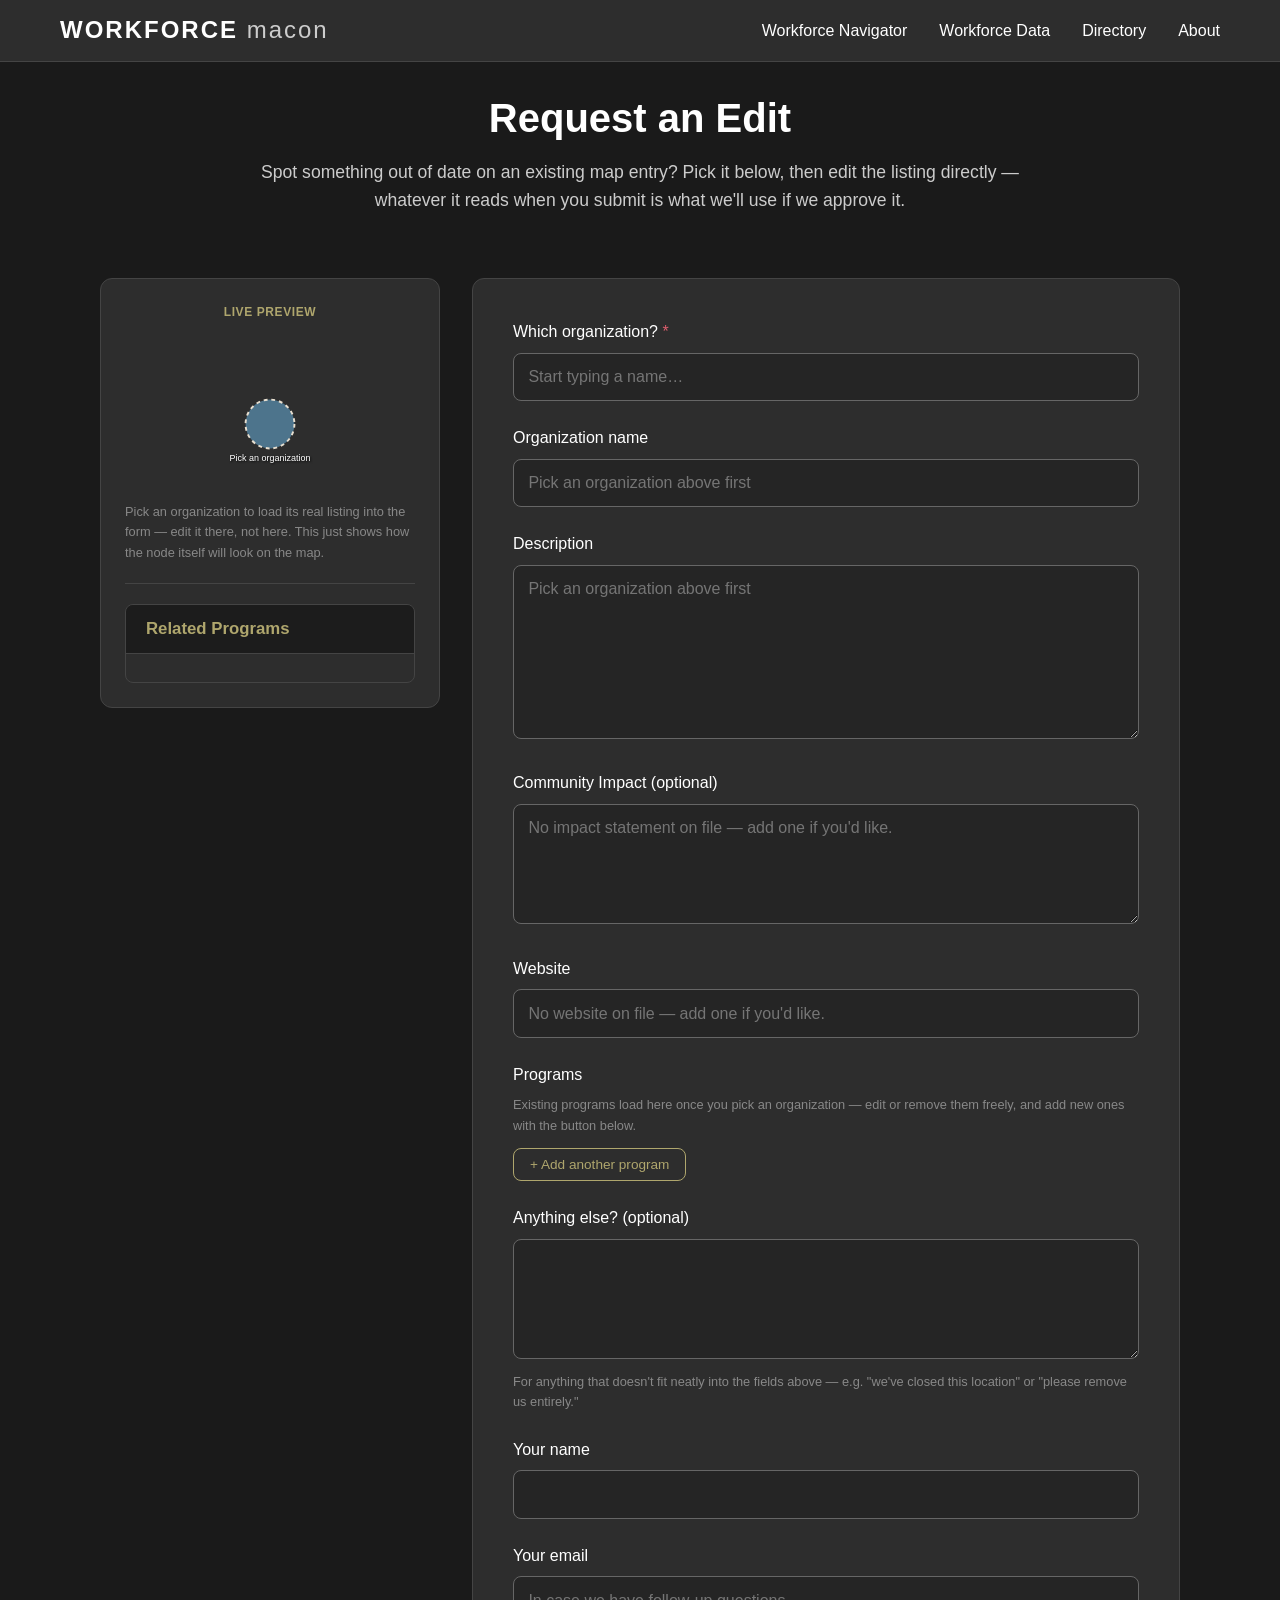
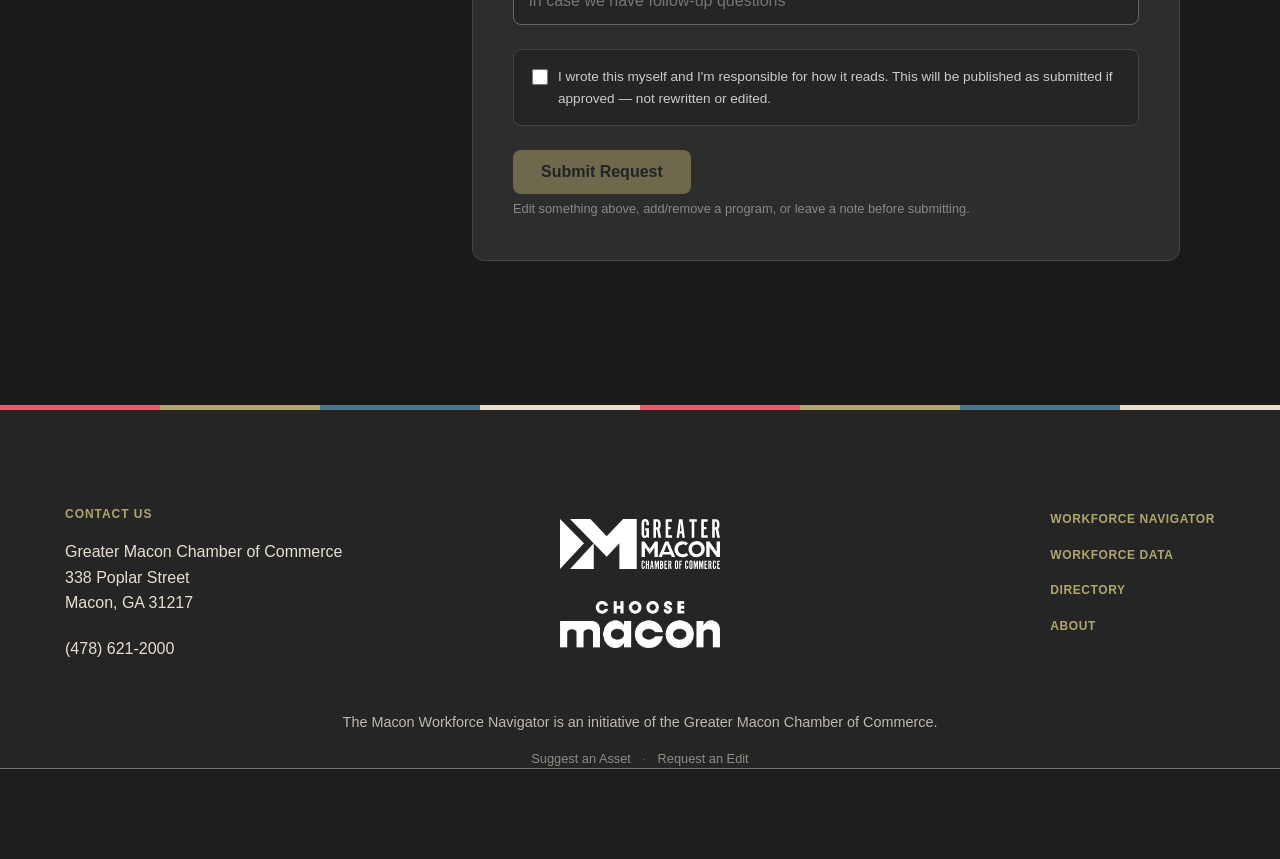
<file: request-edit.html>
<!DOCTYPE html>
<html lang="en">
<head>
    <meta charset="UTF-8">
    <meta name="viewport" content="width=device-width, initial-scale=1.0">
    <title>Request an Edit - Greater Macon Chamber of Commerce</title>
    <meta name="description" content="Request an edit to an existing organization's listing on the Macon Workforce Navigator map.">
    <meta property="og:site_name" content="Macon Workforce Navigator">
    <meta property="og:type" content="website">
    <meta property="og:title" content="Request an Edit - Macon Workforce Navigator">
    <meta property="og:description" content="Request an edit to an existing organization's listing on the Macon Workforce Navigator map.">
    <meta property="og:url" content="https://maconworkforce.com/request-edit.html">
    <meta property="og:image" content="https://maconworkforce.com/assets/icons/icon-512.png">
    <link rel="icon" type="image/png" sizes="32x32" href="assets/icons/favicon-32.png">
    <link rel="icon" type="image/png" sizes="16x16" href="assets/icons/favicon-16.png">
    <link rel="apple-touch-icon" href="assets/icons/apple-touch-icon.png">
    <link rel="manifest" href="site.webmanifest">
            <link rel="stylesheet" href="css/theme.css">
            <link rel="stylesheet" href="css/main.css">
            <link rel="stylesheet" href="css/viz.css">
             <link rel="stylesheet" href="css/components.css">
</head>
<body>
    <header class="main-header">
        <div class="container">
            <div class="logo">
                <a href="index.html"><h1>WORKFORCE <span class="accent">macon</span></h1></a>
            </div>
            <button class="nav-toggle" id="nav-toggle" aria-label="Toggle navigation" aria-expanded="false">
                <span></span><span></span><span></span>
            </button>
            <nav class="main-nav" id="main-nav">
                <ul>
                    <li><a href="index.html" class="nav-link">Workforce Navigator</a></li>
                    <li><a href="workforcedata.html" class="nav-link">Workforce Data</a></li>
                    <li><a href="directory.html" class="nav-link">Directory</a></li>
                    <li><a href="about.html" class="nav-link">About</a></li>
                </ul>
            </nav>
        </div>
    </header>

    <main class="main-content">
        <div class="container">
            <section class="page-header">
                <h2>Request an Edit</h2>
                <p>Spot something out of date on an existing map entry? Pick it below, then edit the listing directly — whatever it reads when you submit is what we'll use if we approve it.</p>
            </section>

            <div class="submission-page submission-page--with-preview">
                <form id="request-edit-form" class="form-grid-wrapper" data-success-target="request-edit-success">
                <div class="node-preview-panel">
                    <div class="node-preview-panel-inner">
                        <div class="node-preview-label">Live Preview</div>
                        <svg class="node-preview-svg" viewBox="0 0 280 230" aria-hidden="true">
                            <defs>
                                <clipPath id="node-preview-clip"><circle cx="140" cy="140" r="38"/></clipPath>
                            </defs>
                            <g id="preview-satellites"></g>
                            <circle id="preview-circle" cx="140" cy="140" r="38" fill="#4d748c" stroke="#e7decf" stroke-width="3" stroke-dasharray="6,6"/>
                            <image id="preview-image" x="102" y="102" width="76" height="76" clip-path="url(#node-preview-clip)" preserveAspectRatio="xMidYMid slice" style="display:none"/>
                            <text id="preview-label" x="140" y="198" text-anchor="middle" fill="#fff" font-size="14" style="text-shadow:1px 1px 2px rgba(0,0,0,0.8)">Pick an organization</text>
                        </svg>
                        <p class="node-preview-hint">Pick an organization to load its real listing into the form — edit it there, not here. This just shows how the node itself will look on the map.</p>

                        <div class="node-preview-divider"></div>

                        <div class="node-preview-info">
                            <div class="viz-info-header">
                                <span class="node-preview-programs-label">Related Programs</span>
                            </div>
                            <div class="viz-info-body">
                                <div class="related-links" id="preview-programs-mirror"></div>
                            </div>
                        </div>

                        <div class="node-preview-change" id="preview-change-box" hidden>
                            <div class="node-preview-label node-preview-label--change">What You're Changing</div>
                            <ul id="preview-change-list" class="node-preview-change-list"></ul>
                        </div>
                    </div>
                </div>

                <div class="submission-form-column">
                <div class="submission-form">
                    <div class="form-field">
                        <label class="form-label" for="node-picker-input">Which organization? <span class="required">*</span></label>
                        <div class="node-picker">
                            <input class="form-input" type="text" id="node-picker-input" placeholder="Start typing a name…" autocomplete="off" required>
                            <ul class="node-picker-results" id="node-picker-results" hidden></ul>
                        </div>
                        <p class="node-picker-selected" id="node-picker-selected" hidden></p>
                        <input type="hidden" id="node-picker-id" name="node_id">
                        <input type="hidden" id="node-picker-name" name="node_name">
                    </div>

                    <div class="form-field">
                        <label class="form-label" for="edit-name">Organization name</label>
                        <input type="text" id="edit-name" name="edited_name" class="form-input" placeholder="Pick an organization above first" disabled>
                    </div>

                    <div class="form-field">
                        <label class="form-label" for="edit-description">Description</label>
                        <textarea id="edit-description" name="edited_description" class="form-textarea" rows="6" placeholder="Pick an organization above first" disabled></textarea>
                    </div>

                    <div class="form-field">
                        <label class="form-label" for="edit-impact">Community Impact (optional)</label>
                        <textarea id="edit-impact" name="edited_impact" class="form-textarea" rows="3" placeholder="No impact statement on file — add one if you'd like." disabled></textarea>
                    </div>

                    <div class="form-field">
                        <label class="form-label" for="edit-website">Website</label>
                        <input type="text" id="edit-website" name="edited_website" class="form-input" placeholder="No website on file — add one if you'd like." disabled data-normalize-url>
                    </div>

                    <div class="form-field">
                        <label class="form-label">Programs</label>
                        <span class="form-field-hint">Existing programs load here once you pick an organization — edit or remove them freely, and add new ones with the button below.</span>
                        <div class="dynamic-rows" id="program-rows"></div>
                        <button type="button" class="form-add-btn" id="add-program-btn">+ Add another program</button>
                    </div>

                    <div class="form-field">
                        <label class="form-label" for="change_details">Anything else? (optional)</label>
                        <textarea class="form-textarea" id="change_details" name="additional_notes"></textarea>
                        <span class="form-field-hint">For anything that doesn't fit neatly into the fields above — e.g. "we've closed this location" or "please remove us entirely."</span>
                    </div>

                    <div class="form-field">
                        <label class="form-label" for="requester_name">Your name</label>
                        <input class="form-input" type="text" id="requester_name" name="requester_name">
                    </div>

                    <div class="form-field">
                        <label class="form-label" for="requester_email">Your email</label>
                        <input class="form-input" type="email" id="requester_email" name="requester_email" placeholder="In case we have follow-up questions">
                    </div>

                    <div class="form-field form-field-confirm">
                        <label class="form-checkbox-label">
                            <input type="checkbox" id="confirm_ownership" name="confirm_ownership" value="yes" required>
                            I wrote this myself and I'm responsible for how it reads. This will be published as submitted if approved — not rewritten or edited.
                        </label>
                    </div>

                    <input type="hidden" name="_subject" value="">
                    <div class="form-field-hidden" aria-hidden="true">
                        <label for="_gotcha_edit">Leave this field blank</label>
                        <input type="text" id="_gotcha_edit" name="_gotcha" tabindex="-1" autocomplete="off">
                    </div>

                    <button class="form-submit-btn" type="submit" disabled>Submit Request</button>
                    <p class="form-error" hidden></p>
                    <p class="form-field-hint" id="no-changes-hint" hidden>Edit something above, add/remove a program, or leave a note before submitting.</p>
                </div>
                </div>
                </form>

                <div class="form-success" id="request-edit-success" hidden>
                    <h3>Thank you!</h3>
                    <p>Your edit request is with our team now. We'll either publish it as submitted or let you know if we're not able to.</p>
                </div>
            </div>
        </div>
    </main>

    <footer class="main-footer">
        <div class="main-footer__wrapper">
            <div class="main-footer__inner">
                <div class="main-footer__contact">
                    <span class="main-footer__eyebrow">Contact Us</span>
                    <address class="main-footer__address">
                        Greater Macon Chamber of Commerce<br>
                        338 Poplar Street<br>
                        Macon, GA 31217
                    </address>
                    <div class="main-footer__phone"><a href="tel:+14786212000">(478) 621-2000</a></div>
                </div>
                <div class="main-footer__logo">
                    <a href="https://maconchamber.com/" target="_blank" rel="noopener">
                        <img src="assets/logos/greater macon chamber white lockup.svg" alt="Greater Macon Chamber of Commerce">
                    </a>
                    <a href="https://choosemacon.com/" target="_blank" rel="noopener">
                        <img src="assets/logos/choose-macon-white.png" alt="Choose Macon">
                    </a>
                </div>
                <ul class="main-footer__links">
                    <li><a href="index.html" class="main-footer__link">Workforce Navigator</a></li>
                    <li><a href="workforcedata.html" class="main-footer__link">Workforce Data</a></li>
                    <li><a href="directory.html" class="main-footer__link">Directory</a></li>
                    <li><a href="about.html" class="main-footer__link">About</a></li>
                </ul>
            </div>
            <div class="main-footer__attribution">The Macon Workforce Navigator is an initiative of the Greater Macon Chamber of Commerce.</div>
            <div class="main-footer__meta-links">
                <a href="submit-asset.html" class="main-footer__meta-link">Suggest an Asset</a>
                <span class="main-footer__meta-sep">·</span>
                <a href="request-edit.html" class="main-footer__meta-link">Request an Edit</a>
            </div>
        </div>
    </footer>
    <script src="js/nav.js"></script>
    <script src="js/forms.js"></script>
</body>
</html>
</file>
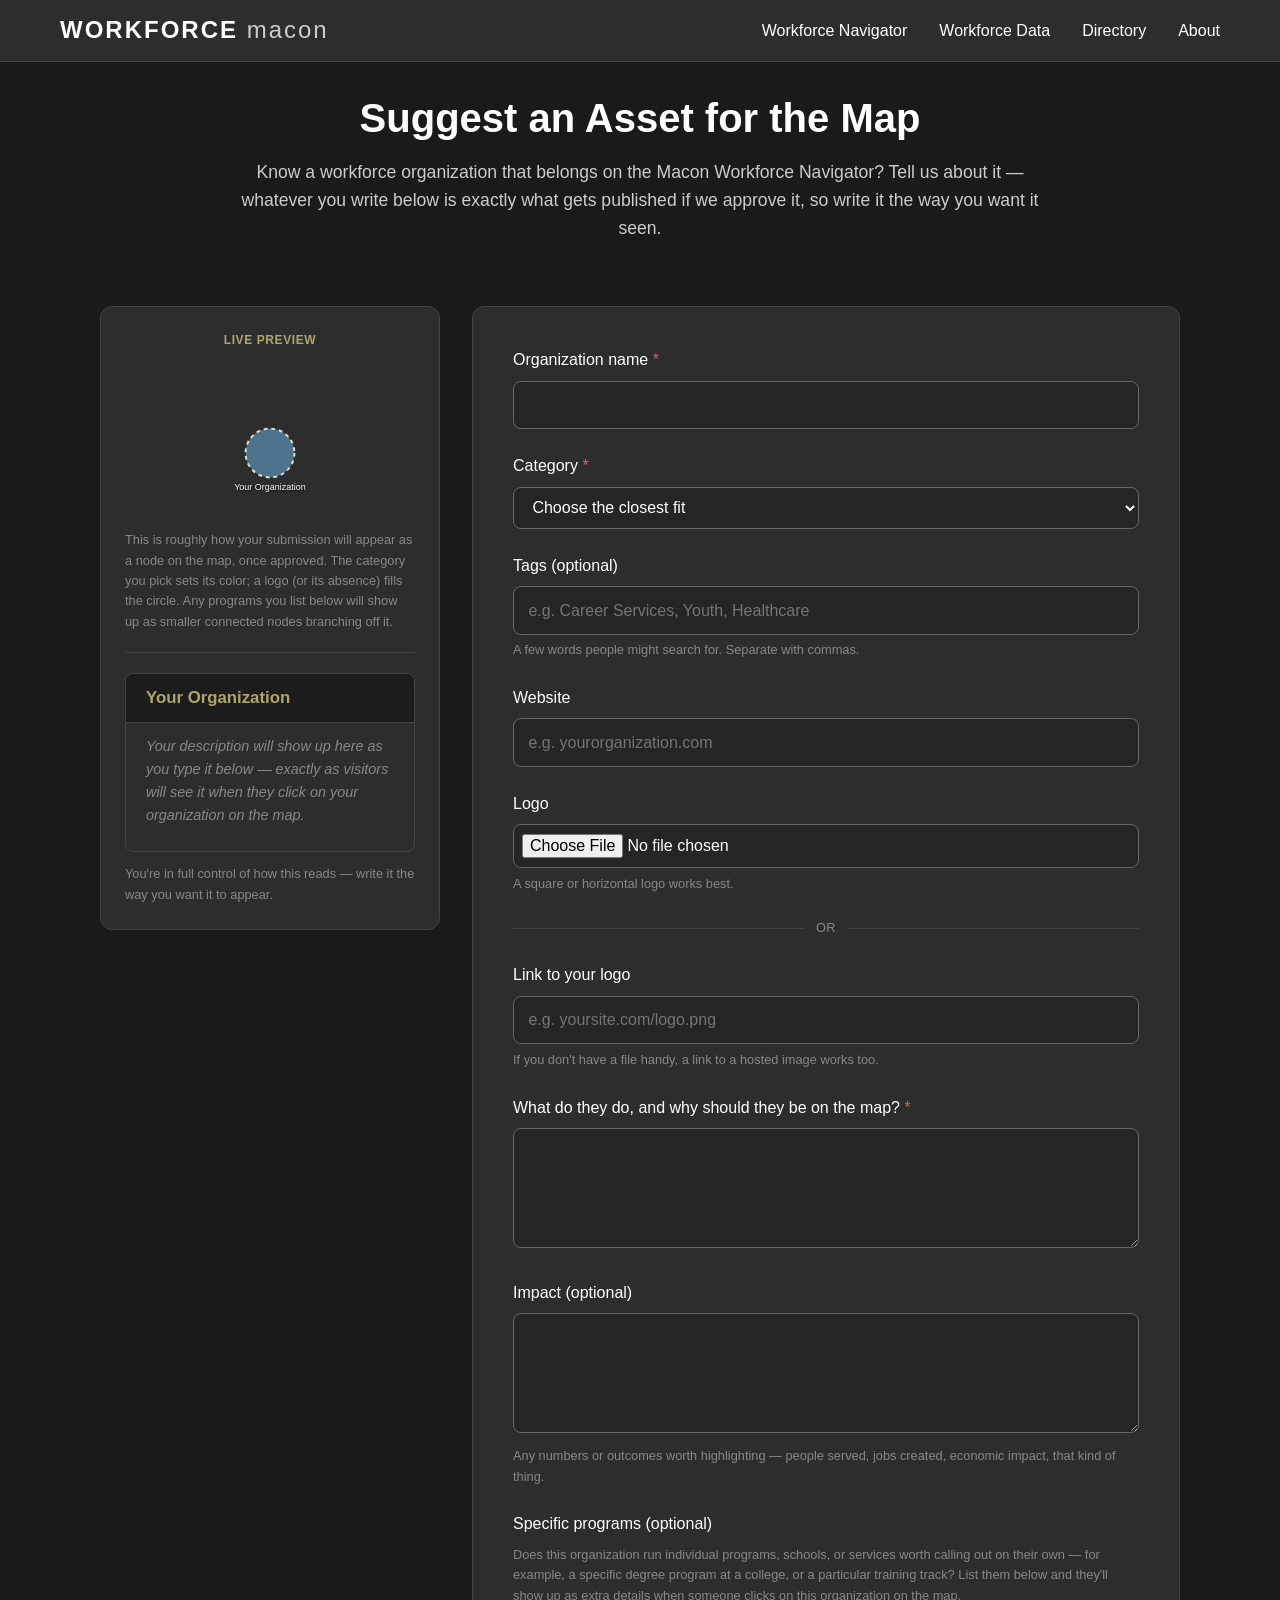
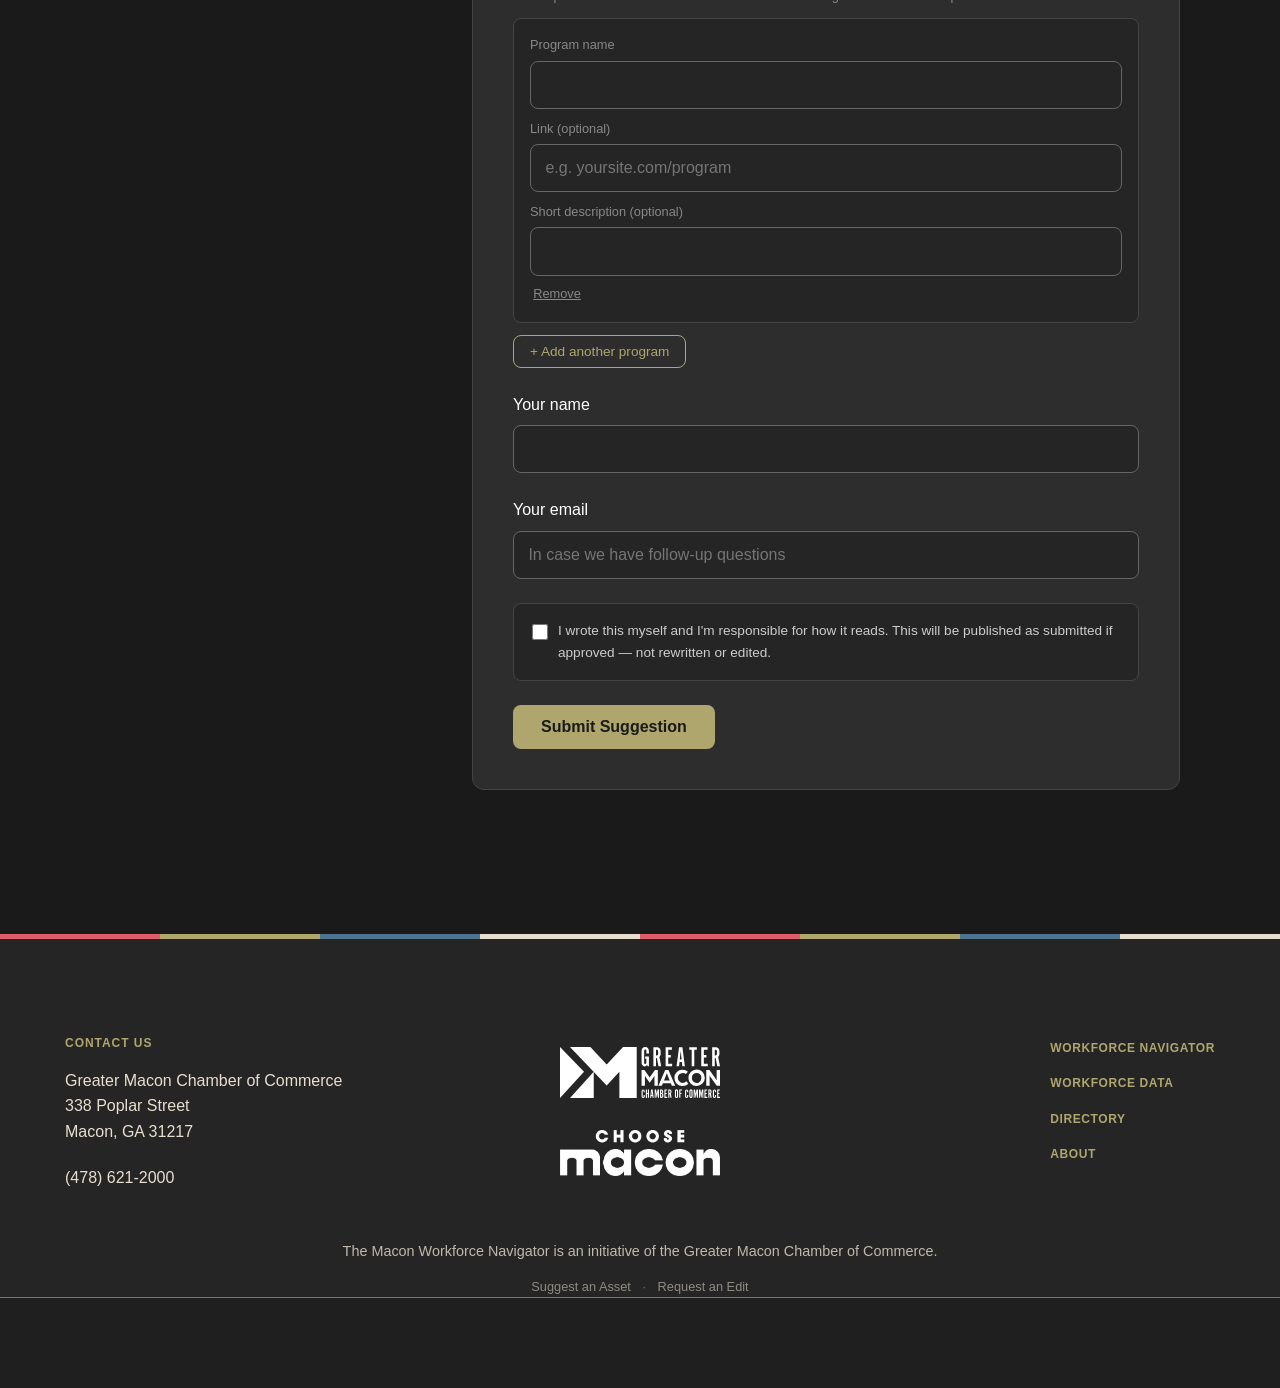
<file: submit-asset.html>
<!DOCTYPE html>
<html lang="en">
<head>
    <meta charset="UTF-8">
    <meta name="viewport" content="width=device-width, initial-scale=1.0">
    <title>Suggest an Asset - Greater Macon Chamber of Commerce</title>
    <meta name="description" content="Suggest a new organization or program to add to the Macon Workforce Navigator map.">
    <meta property="og:site_name" content="Macon Workforce Navigator">
    <meta property="og:type" content="website">
    <meta property="og:title" content="Suggest an Asset - Macon Workforce Navigator">
    <meta property="og:description" content="Suggest a new organization or program to add to the Macon Workforce Navigator map.">
    <meta property="og:url" content="https://maconworkforce.com/submit-asset.html">
    <meta property="og:image" content="https://maconworkforce.com/assets/icons/icon-512.png">
    <link rel="icon" type="image/png" sizes="32x32" href="assets/icons/favicon-32.png">
    <link rel="icon" type="image/png" sizes="16x16" href="assets/icons/favicon-16.png">
    <link rel="apple-touch-icon" href="assets/icons/apple-touch-icon.png">
    <link rel="manifest" href="site.webmanifest">
            <link rel="stylesheet" href="css/theme.css">
            <link rel="stylesheet" href="css/main.css">
            <link rel="stylesheet" href="css/viz.css">
             <link rel="stylesheet" href="css/components.css">
</head>
<body>
    <header class="main-header">
        <div class="container">
            <div class="logo">
                <a href="index.html"><h1>WORKFORCE <span class="accent">macon</span></h1></a>
            </div>
            <button class="nav-toggle" id="nav-toggle" aria-label="Toggle navigation" aria-expanded="false">
                <span></span><span></span><span></span>
            </button>
            <nav class="main-nav" id="main-nav">
                <ul>
                    <li><a href="index.html" class="nav-link">Workforce Navigator</a></li>
                    <li><a href="workforcedata.html" class="nav-link">Workforce Data</a></li>
                    <li><a href="directory.html" class="nav-link">Directory</a></li>
                    <li><a href="about.html" class="nav-link">About</a></li>
                </ul>
            </nav>
        </div>
    </header>

    <main class="main-content">
        <div class="container">
            <section class="page-header">
                <h2>Suggest an Asset for the Map</h2>
                <p>Know a workforce organization that belongs on the Macon Workforce Navigator? Tell us about it — whatever you write below is exactly what gets published if we approve it, so write it the way you want it seen.</p>
            </section>

            <div class="submission-page submission-page--with-preview">
                <div class="node-preview-panel">
                    <div class="node-preview-panel-inner">
                        <div class="node-preview-label">Live Preview</div>
                        <svg class="node-preview-svg" viewBox="0 0 280 230" aria-hidden="true">
                            <defs>
                                <clipPath id="node-preview-clip"><circle cx="140" cy="140" r="38"/></clipPath>
                            </defs>
                            <g id="preview-satellites"></g>
                            <circle id="preview-circle" cx="140" cy="140" r="38" fill="#4d748c" stroke="#e7decf" stroke-width="3" stroke-dasharray="6,6"/>
                            <image id="preview-image" x="102" y="102" width="76" height="76" clip-path="url(#node-preview-clip)" preserveAspectRatio="xMidYMid slice" style="display:none"/>
                            <text id="preview-label" x="140" y="198" text-anchor="middle" fill="#fff" font-size="14" style="text-shadow:1px 1px 2px rgba(0,0,0,0.8)">Your Organization</text>
                        </svg>
                        <p class="node-preview-hint">This is roughly how your submission will appear as a node on the map, once approved. The category you pick sets its color; a logo (or its absence) fills the circle. Any programs you list below will show up as smaller connected nodes branching off it.</p>

                        <div class="node-preview-divider"></div>

                        <div class="node-preview-info">
                            <div class="viz-info-header">
                                <h3 id="preview-info-title">Your Organization</h3>
                            </div>
                            <div class="viz-info-body" id="preview-info-body">
                                <p class="node-preview-placeholder">Your description will show up here as you type it below — exactly as visitors will see it when they click on your organization on the map.</p>
                            </div>
                        </div>
                        <p class="node-preview-hint">You're in full control of how this reads — write it the way you want it to appear.</p>
                    </div>
                </div>

                <div class="submission-form-column">
                <form class="submission-form" id="submit-asset-form" data-success-target="submit-asset-success">
                    <div class="form-field">
                        <label class="form-label" for="asset_name">Organization name <span class="required">*</span></label>
                        <input class="form-input" type="text" id="asset_name" name="asset_name" required>
                    </div>

                    <div class="form-field">
                        <label class="form-label" for="category">Category <span class="required">*</span></label>
                        <select class="form-select" id="category" name="category" required>
                            <option value="" disabled selected>Choose the closest fit</option>
                            <option value="colleges">Colleges</option>
                            <option value="faith-based">Faith Based</option>
                            <option value="special-population">Special Population and Re Entry</option>
                            <option value="job-training">Job Training and Career Services</option>
                            <option value="community-dev">Community and Economic Development</option>
                            <option value="k12-secondary">K-12 and Secondary</option>
                        </select>
                    </div>

                    <div class="form-field">
                        <label class="form-label" for="tags">Tags (optional)</label>
                        <input class="form-input" type="text" id="tags" name="tags" placeholder="e.g. Career Services, Youth, Healthcare">
                        <span class="form-field-hint">A few words people might search for. Separate with commas.</span>
                    </div>

                    <div class="form-field">
                        <label class="form-label" for="website">Website</label>
                        <input class="form-input" type="text" id="website" name="website" placeholder="e.g. yourorganization.com" data-normalize-url>
                    </div>

                    <div class="form-field">
                        <label class="form-label" for="logo">Logo</label>
                        <input class="form-input" type="file" id="logo" name="logo" accept="image/*">
                        <span class="form-field-hint">A square or horizontal logo works best.</span>
                    </div>

                    <div class="form-divider">or</div>

                    <div class="form-field">
                        <label class="form-label" for="logo_url">Link to your logo</label>
                        <input class="form-input" type="text" id="logo_url" name="logo_url" placeholder="e.g. yoursite.com/logo.png" data-normalize-url>
                        <span class="form-field-hint">If you don't have a file handy, a link to a hosted image works too.</span>
                    </div>

                    <div class="form-field">
                        <label class="form-label" for="description">What do they do, and why should they be on the map? <span class="required">*</span></label>
                        <textarea class="form-textarea" id="description" name="description" required></textarea>
                    </div>

                    <div class="form-field">
                        <label class="form-label" for="impact">Impact (optional)</label>
                        <textarea class="form-textarea" id="impact" name="impact"></textarea>
                        <span class="form-field-hint">Any numbers or outcomes worth highlighting — people served, jobs created, economic impact, that kind of thing.</span>
                    </div>

                    <div class="form-field">
                        <label class="form-label">Specific programs (optional)</label>
                        <span class="form-field-hint">Does this organization run individual programs, schools, or services worth calling out on their own — for example, a specific degree program at a college, or a particular training track? List them below and they'll show up as extra details when someone clicks on this organization on the map.</span>
                        <div class="dynamic-rows" id="program-rows"></div>
                        <button type="button" class="form-add-btn" id="add-program-btn">+ Add another program</button>
                    </div>

                    <div class="form-field">
                        <label class="form-label" for="submitter_name">Your name</label>
                        <input class="form-input" type="text" id="submitter_name" name="submitter_name">
                    </div>

                    <div class="form-field">
                        <label class="form-label" for="submitter_email">Your email</label>
                        <input class="form-input" type="email" id="submitter_email" name="submitter_email" placeholder="In case we have follow-up questions">
                    </div>

                    <div class="form-field form-field-confirm">
                        <label class="form-checkbox-label">
                            <input type="checkbox" id="confirm_ownership" name="confirm_ownership" value="yes" required>
                            I wrote this myself and I'm responsible for how it reads. This will be published as submitted if approved — not rewritten or edited.
                        </label>
                    </div>

                    <input type="hidden" name="_subject" value="">
                    <div class="form-field-hidden" aria-hidden="true">
                        <label for="_gotcha">Leave this field blank</label>
                        <input type="text" id="_gotcha" name="_gotcha" tabindex="-1" autocomplete="off">
                    </div>

                    <button class="form-submit-btn" type="submit">Submit Suggestion</button>
                    <p class="form-error" hidden></p>
                </form>

                <div class="form-success" id="submit-asset-success" hidden>
                    <h3>Thank you!</h3>
                    <p>Your suggestion is with our team now. We'll either publish it as submitted or let you know if we're not able to.</p>
                </div>
                </div>
            </div>
        </div>
    </main>

    <footer class="main-footer">
        <div class="main-footer__wrapper">
            <div class="main-footer__inner">
                <div class="main-footer__contact">
                    <span class="main-footer__eyebrow">Contact Us</span>
                    <address class="main-footer__address">
                        Greater Macon Chamber of Commerce<br>
                        338 Poplar Street<br>
                        Macon, GA 31217
                    </address>
                    <div class="main-footer__phone"><a href="tel:+14786212000">(478) 621-2000</a></div>
                </div>
                <div class="main-footer__logo">
                    <a href="https://maconchamber.com/" target="_blank" rel="noopener">
                        <img src="assets/logos/greater macon chamber white lockup.svg" alt="Greater Macon Chamber of Commerce">
                    </a>
                    <a href="https://choosemacon.com/" target="_blank" rel="noopener">
                        <img src="assets/logos/choose-macon-white.png" alt="Choose Macon">
                    </a>
                </div>
                <ul class="main-footer__links">
                    <li><a href="index.html" class="main-footer__link">Workforce Navigator</a></li>
                    <li><a href="workforcedata.html" class="main-footer__link">Workforce Data</a></li>
                    <li><a href="directory.html" class="main-footer__link">Directory</a></li>
                    <li><a href="about.html" class="main-footer__link">About</a></li>
                </ul>
            </div>
            <div class="main-footer__attribution">The Macon Workforce Navigator is an initiative of the Greater Macon Chamber of Commerce.</div>
            <div class="main-footer__meta-links">
                <a href="submit-asset.html" class="main-footer__meta-link">Suggest an Asset</a>
                <span class="main-footer__meta-sep">·</span>
                <a href="request-edit.html" class="main-footer__meta-link">Request an Edit</a>
            </div>
        </div>
    </footer>
    <script src="js/nav.js"></script>
    <script src="js/forms.js"></script>
</body>
</html>
</file>
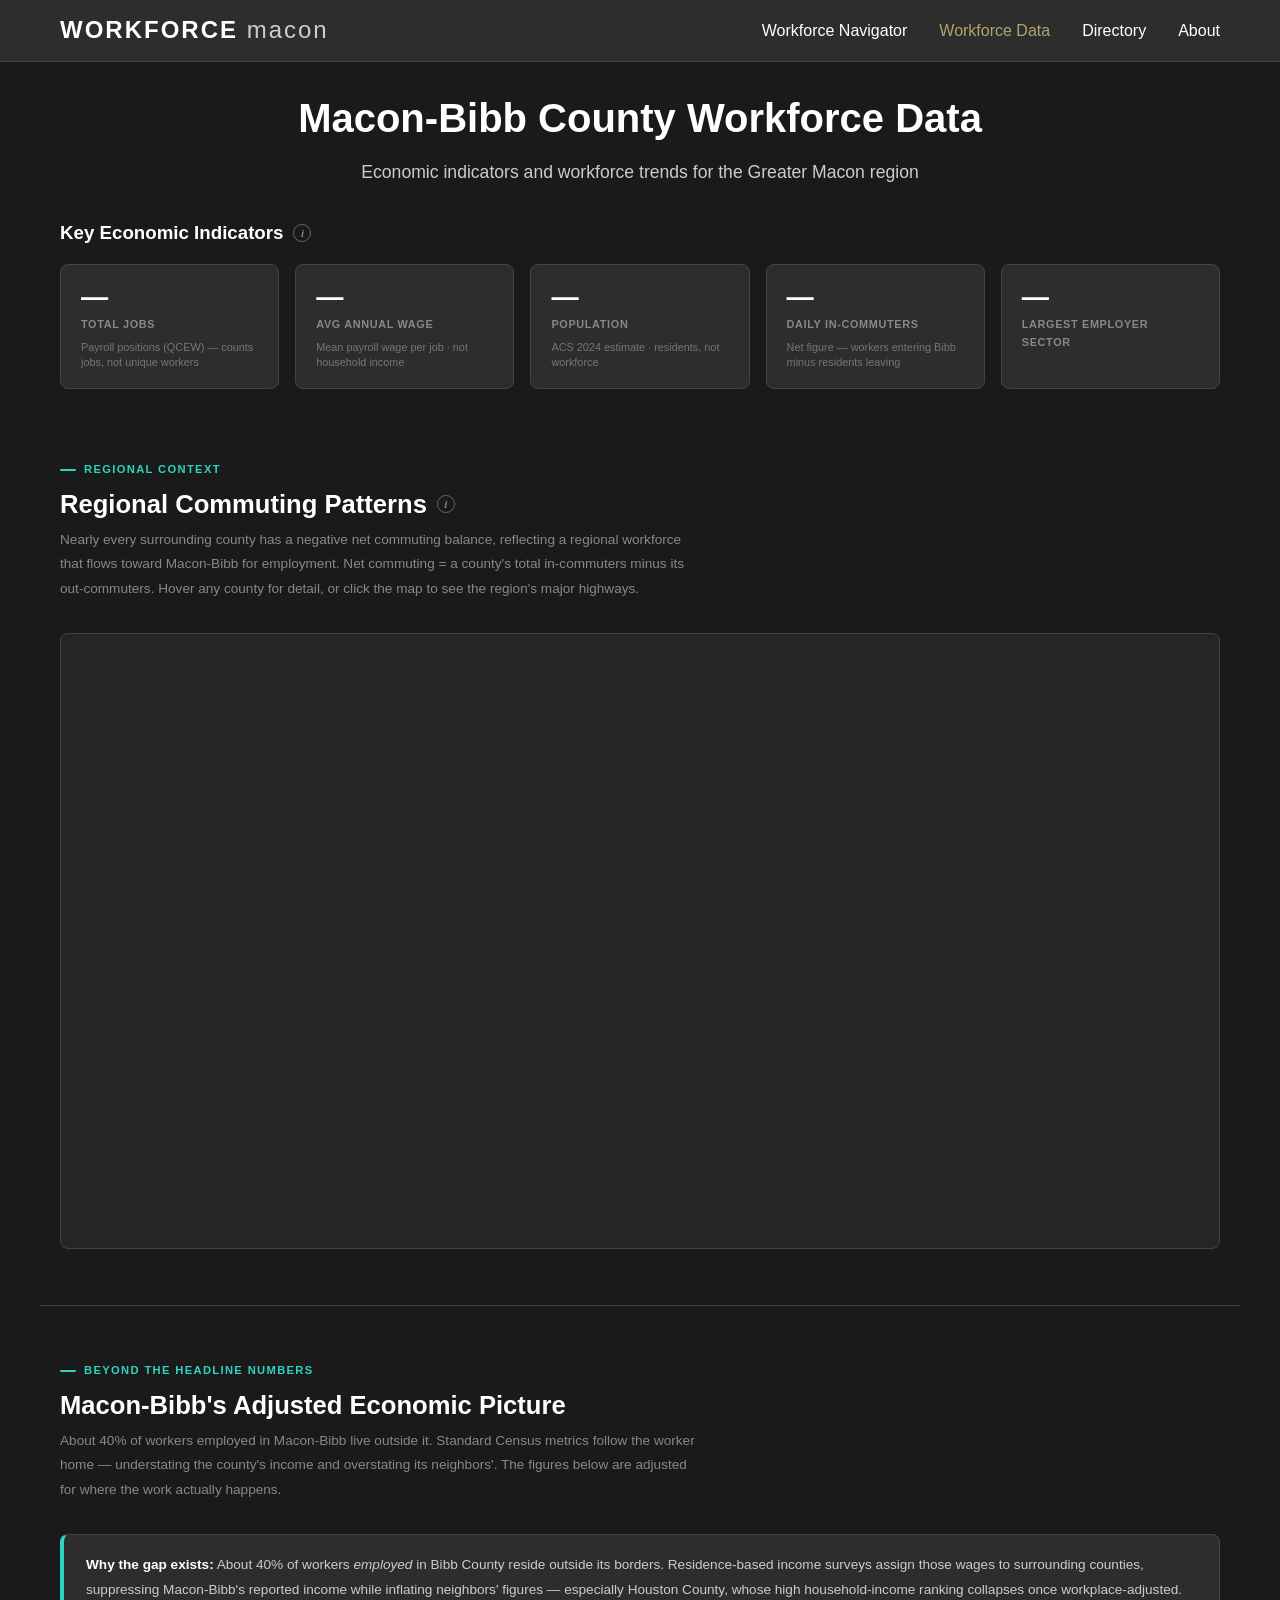
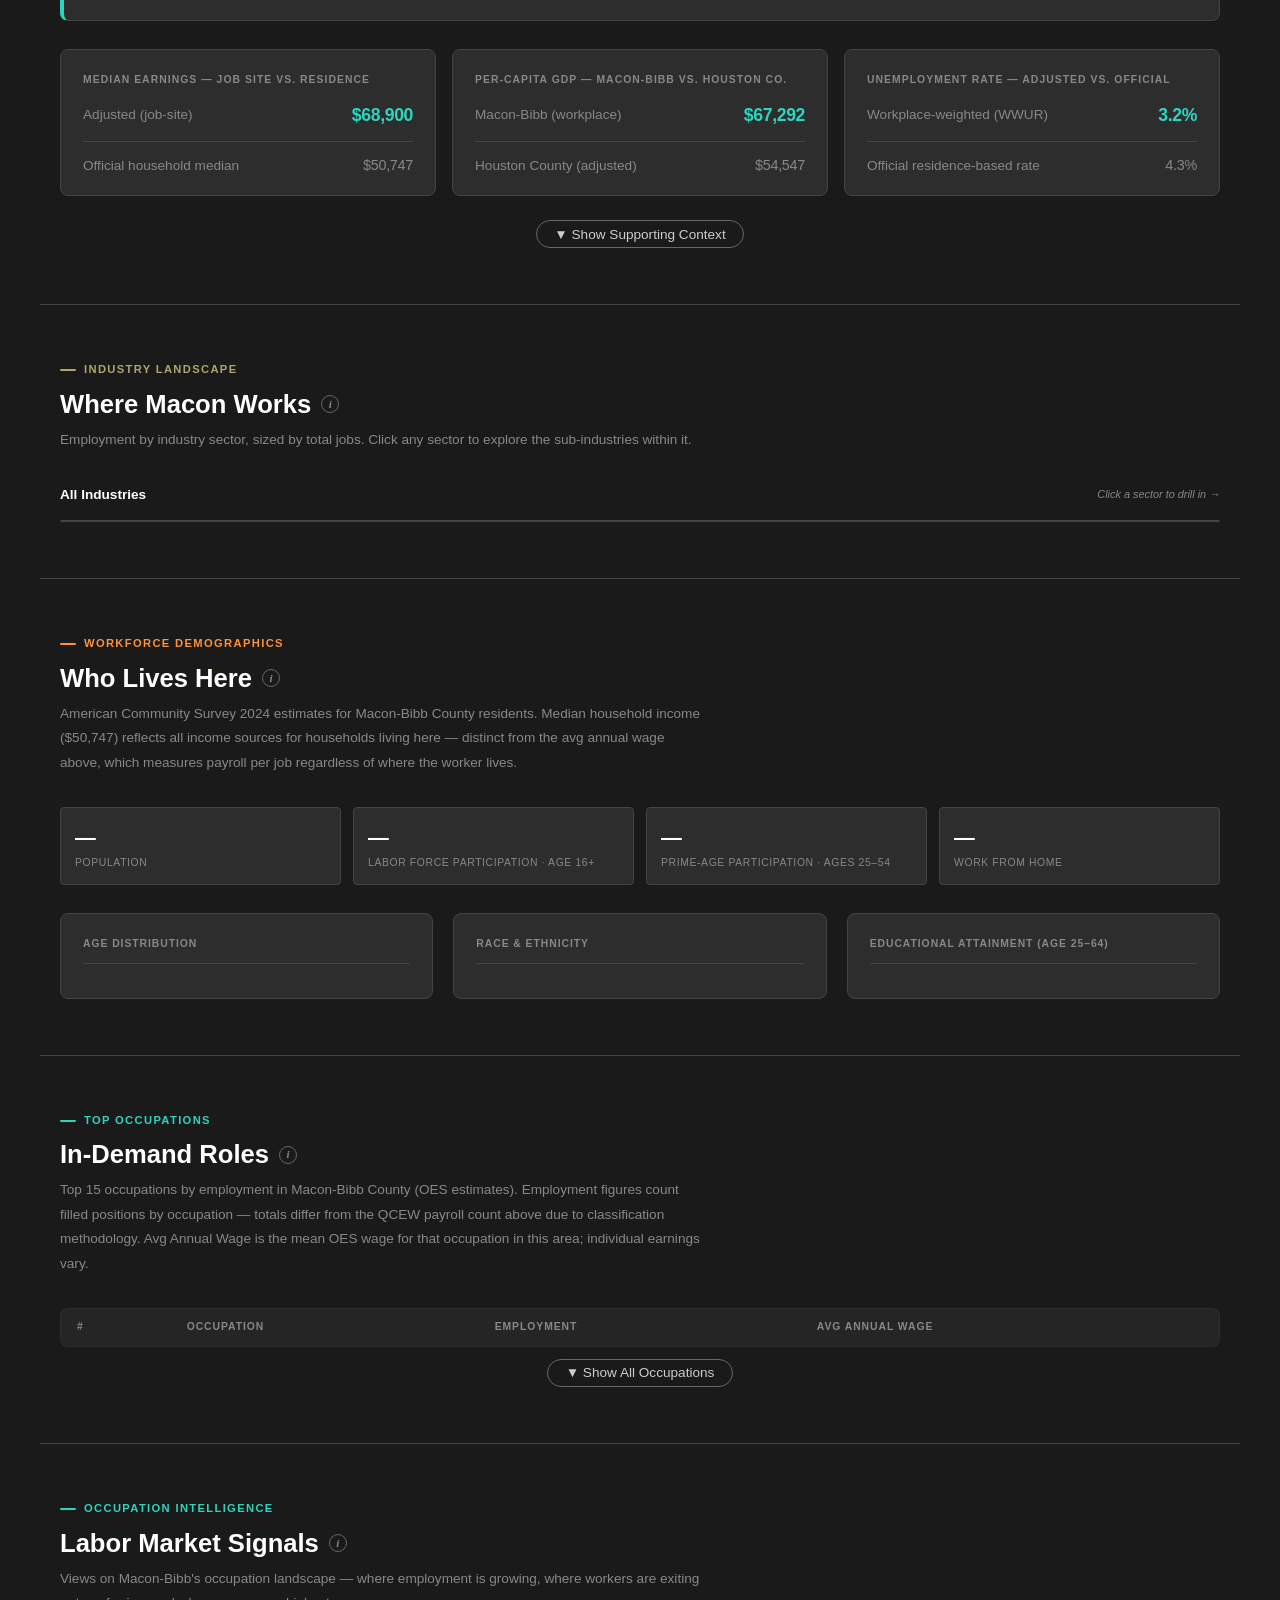
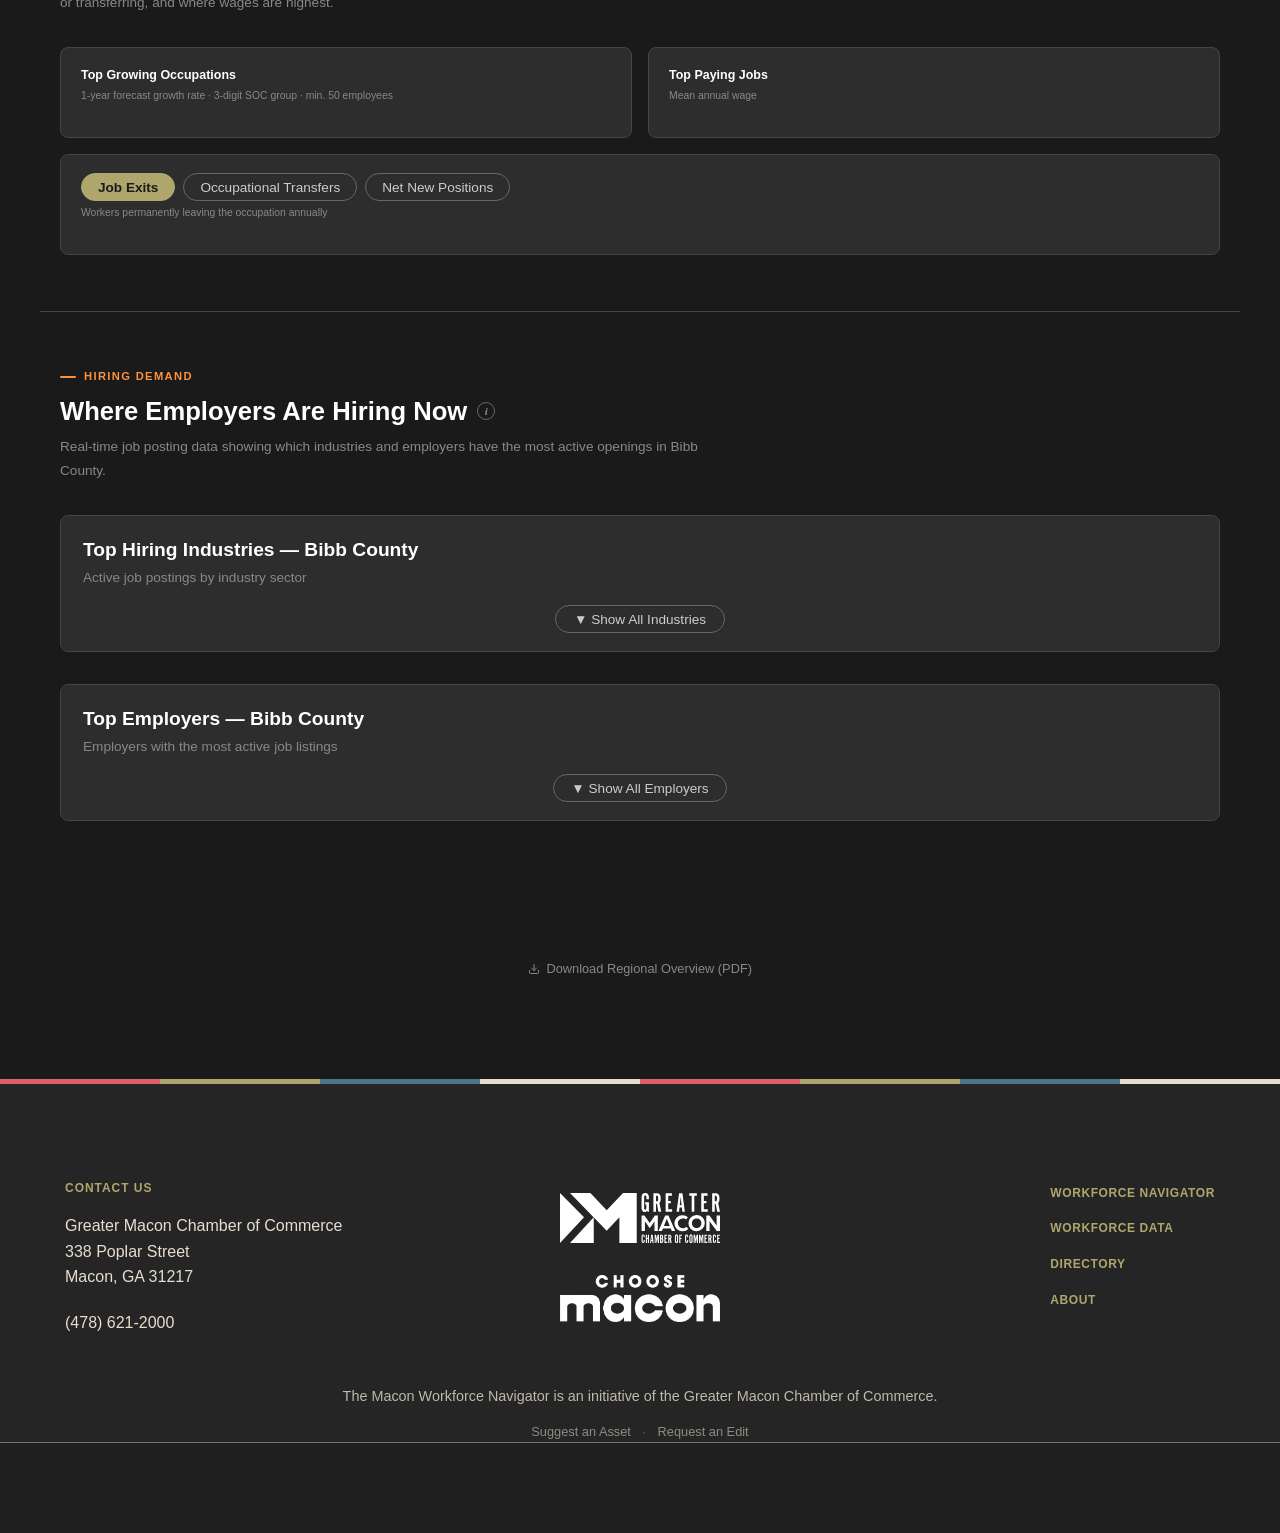
<file: workforcedata.html>
<!DOCTYPE html>
<html lang="en">
<head>
    <meta charset="UTF-8">
    <meta name="viewport" content="width=device-width, initial-scale=1.0">
    <title>Workforce Data - Greater Macon Chamber of Commerce</title>
    <meta name="description" content="Explore labor market data for the Macon-Bibb region — top hiring industries, top employers, population trends, and commuting patterns.">
    <meta property="og:site_name" content="Macon Workforce Navigator">
    <meta property="og:type" content="website">
    <meta property="og:title" content="Workforce Data - Macon Workforce Navigator">
    <meta property="og:description" content="Explore labor market data for the Macon-Bibb region — top hiring industries, top employers, population trends, and commuting patterns.">
    <meta property="og:url" content="https://maconworkforce.com/workforcedata.html">
    <meta property="og:image" content="https://maconworkforce.com/assets/icons/icon-512.png">
        <link rel="icon" type="image/png" sizes="32x32" href="assets/icons/favicon-32.png">
        <link rel="icon" type="image/png" sizes="16x16" href="assets/icons/favicon-16.png">
        <link rel="apple-touch-icon" href="assets/icons/apple-touch-icon.png">
        <link rel="manifest" href="site.webmanifest">
        <link rel="stylesheet" href="css/theme.css">
        <link rel="stylesheet" href="css/main.css">
        <link rel="stylesheet" href="css/viz.css">
        <link rel="stylesheet" href="css/components.css">
</head>
<body>
    <header class="main-header">
        <div class="container">
            <div class="logo">
                <a href="index.html"><h1>WORKFORCE <span class="accent">macon</span></h1></a>
            </div>
            <button class="nav-toggle" id="nav-toggle" aria-label="Toggle navigation" aria-expanded="false">
                <span></span><span></span><span></span>
            </button>
            <nav class="main-nav" id="main-nav">
                <ul>
                    <li><a href="index.html" class="nav-link">Workforce Navigator</a></li>
                    <li><a href="workforcedata.html" class="nav-link active">Workforce Data</a></li>
                    <li><a href="directory.html" class="nav-link">Directory</a></li>
                    <li><a href="about.html" class="nav-link">About</a></li>
                </ul>
            </nav>
        </div>
    </header>

    <main class="main-content">
        <!-- In-page section nav — a direct child of <main>, not nested inside
             .container, so its sticky containing block spans the whole page
             instead of just the short hero+KPIs box .container wraps. Nested
             inside .container, it could only ever stay stuck for as long as
             .container itself was still scrolling through the viewport (a
             few hundred px), then scrolled away with it and never came back
             for the rest of the page. -->
        <nav class="page-jumpnav" aria-label="Page sections">
            <a href="#section-kpis">Key Indicators</a>
            <a href="#section-region">Regional Context</a>
            <a href="#section-adjusted">Adjusted Picture</a>
            <a href="#section-industries">Industries</a>
            <a href="#section-demographics">Demographics</a>
            <a href="#section-occupations">Occupations</a>
            <a href="#section-hiring">Hiring Demand</a>
        </nav>

        <div class="container">
            <section class="page-header">
                <h2>Macon-Bibb County Workforce Data</h2>
                <p>Economic indicators and workforce trends for the Greater Macon region</p>
            </section>

            <!-- Hero KPIs -->
            <section class="stats-section" id="section-kpis">
                <h3>Key Economic Indicators
                    <span class="info-btn-wrap">
                        <button type="button" class="info-btn" aria-label="About this data">i</button>
                        <div class="info-popover">
                            <strong>What this shows</strong>
                            <p>Total Jobs and Avg Annual Wage are payroll figures from the regional industry snapshot (QCEW-based). Population and Daily In-Commuters come from ACS 2024 estimates and LEHD/LODES origin-destination commuting data. Largest Employer Sector is the top 2-digit NAICS sector by total employment.</p>
                        </div>
                    </span>
                </h3>
                <div class="stats-grid">
                    <div class="kpi-block">
                        <div class="kpi-val" id="kpi-jobs">—</div>
                        <div class="kpi-label">Total Jobs</div>
                        <div class="kpi-note">Payroll positions (QCEW) — counts jobs, not unique workers</div>
                    </div>
                    <div class="kpi-block">
                        <div class="kpi-val" id="kpi-wage">—</div>
                        <div class="kpi-label">Avg Annual Wage</div>
                        <div class="kpi-note">Mean payroll wage per job · not household income</div>
                    </div>
                    <div class="kpi-block">
                        <div class="kpi-val" id="kpi-pop">—</div>
                        <div class="kpi-label">Population</div>
                        <div class="kpi-note">ACS 2024 estimate · residents, not workforce</div>
                    </div>
                    <div class="kpi-block">
                        <div class="kpi-val" id="kpi-commute">—</div>
                        <div class="kpi-label">Daily In-Commuters</div>
                        <div class="kpi-note">Net figure — workers entering Bibb minus residents leaving</div>
                    </div>
                    <div class="kpi-block">
                        <div class="kpi-val" id="kpi-top">—</div>
                        <div class="kpi-label">Largest Employer Sector</div>
                    </div>
                </div>
            </section>
        </div>

        <!-- Regional Map -->
        <div class="section" id="section-region">
            <div class="section-label teal">Regional Context</div>
            <div class="section-title">Regional Commuting Patterns
                <span class="info-btn-wrap">
                    <button type="button" class="info-btn" aria-label="About this data">i</button>
                    <div class="info-popover">
                        <strong>What this shows</strong>
                        <p>County population (ACS 2024 estimates) and net commuting balances for the 17-county Middle Georgia region, from LEHD/LODES Origin-Destination Employment Statistics. Net commuting = in-commuters minus out-commuters.</p>
                    </div>
                </span>
            </div>
            <p class="section-desc">Nearly every surrounding county has a negative net commuting balance, reflecting a regional workforce that flows toward Macon-Bibb for employment. Net commuting = a county's total in-commuters minus its out-commuters. Hover any county for detail, or click the map to see the region's major highways.</p>
            <div id="region-map"></div>
        </div>

        <hr class="section-divider">

        <!-- Adjusted Metrics -->
        <div class="section" id="section-adjusted">
            <div class="section-label teal">Beyond the Headline Numbers</div>
            <div class="section-title">Macon-Bibb's Adjusted Economic Picture</div>
            <p class="section-desc">About 40% of workers employed in Macon-Bibb live outside it. Standard Census metrics follow the worker home — understating the county's income and overstating its neighbors'. The figures below are adjusted for where the work actually happens.</p>

            <div class="adj-intro">
                <strong>Why the gap exists:</strong> About 40% of workers <em>employed</em> in Bibb County reside outside its borders. Residence-based income surveys assign those wages to surrounding counties, suppressing Macon-Bibb's reported income while inflating neighbors' figures — especially Houston County, whose high household-income ranking collapses once workplace-adjusted.
            </div>

            <div class="adj-metrics-grid">
                <div class="adj-card">
                    <div class="adj-card-label">Median Earnings — Job Site vs. Residence</div>
                    <div class="adj-compare">
                        <div class="adj-row">
                            <span class="adj-row-label">Adjusted (job-site)</span>
                            <span class="adj-row-val highlight">$68,900</span>
                        </div>
                        <hr class="adj-divider">
                        <div class="adj-row">
                            <span class="adj-row-label">Official household median</span>
                            <span class="adj-row-val muted">$50,747</span>
                        </div>
                    </div>
                </div>
                <div class="adj-card">
                    <div class="adj-card-label">Per-Capita GDP — Macon-Bibb vs. Houston Co.</div>
                    <div class="adj-compare">
                        <div class="adj-row">
                            <span class="adj-row-label">Macon-Bibb (workplace)</span>
                            <span class="adj-row-val highlight">$67,292</span>
                        </div>
                        <hr class="adj-divider">
                        <div class="adj-row">
                            <span class="adj-row-label">Houston County (adjusted)</span>
                            <span class="adj-row-val muted">$54,547</span>
                        </div>
                    </div>
                </div>
                <div class="adj-card">
                    <div class="adj-card-label">Unemployment Rate — Adjusted vs. Official</div>
                    <div class="adj-compare">
                        <div class="adj-row">
                            <span class="adj-row-label">Workplace-weighted (WWUR)</span>
                            <span class="adj-row-val highlight">3.2%</span>
                        </div>
                        <hr class="adj-divider">
                        <div class="adj-row">
                            <span class="adj-row-label">Official residence-based rate</span>
                            <span class="adj-row-val muted">4.3%</span>
                        </div>
                    </div>
                </div>
            </div>

            <div class="chart-expand-row">
                <button class="chart-expand-btn" id="adj-context-toggle">▼ Show Supporting Context</button>
            </div>

            <div class="adj-context" id="adj-context">
                <div class="adj-callouts">
                    <div class="adj-callout">
                        <div class="adj-callout-val teal">60–70%</div>
                        <div class="adj-callout-desc">of retail spending in Macon-Bibb originates from <strong>non-residents</strong> — commuters and regional visitors — a direct economic multiplier not captured in local income surveys.</div>
                    </div>
                    <div class="adj-callout">
                        <div class="adj-callout-val teal">~$50K</div>
                        <div class="adj-callout-desc">Houston County's workplace-adjusted household income <strong>drops below $50,000</strong> once commuter wage flows are removed — reversing its perceived advantage over Macon-Bibb.</div>
                    </div>
                    <div class="adj-callout">
                        <div class="adj-callout-val teal">Near Full</div>
                        <div class="adj-callout-desc">Occupancy of Bibb County Industrial Authority parcels as of 2024 — indicating tight supply and strong demand for industrial space in the region.</div>
                    </div>
                </div>

                <div class="adj-source">
                    Source: George, A. (2025). <em>Reclassifying Municipal Realities: How Regional Data Distortions Undermine Investment in Middle Georgia.</em> Data derived from U.S. Census Quick Facts, BLS, LEHD/LODES Origin-Destination Employment Statistics, and BEA GDP data.
                </div>
            </div>
        </div>

        <hr class="section-divider">

        <!-- Industry Treemap -->
        <div class="section" id="section-industries">
            <div class="section-label">Industry Landscape</div>
            <div class="section-title">Where Macon Works
                <span class="info-btn-wrap">
                    <button type="button" class="info-btn" aria-label="About this data">i</button>
                    <div class="info-popover">
                        <strong>What this shows</strong>
                        <p>Regional labor market data (QCEW-based) for Bibb County, broken out by 6-digit NAICS industry — total employment and average annual wage, grouped into 2-digit NAICS sectors.</p>
                    </div>
                </span>
            </div>
            <p class="section-desc">Employment by industry sector, sized by total jobs. Click any sector to explore the sub-industries within it.</p>
            <div class="treemap-header">
                <div class="treemap-bc" id="treemap-bc">
                    <span class="bc-current">All Industries</span>
                </div>
                <span class="treemap-hint" id="treemap-hint">Click a sector to drill in →</span>
            </div>
            <div class="treemap-canvas" id="treemap-canvas"></div>
        </div>

        <hr class="section-divider">

        <!-- Demographics -->
        <div class="section" id="section-demographics">
            <div class="section-label orange">Workforce Demographics</div>
            <div class="section-title">Who Lives Here
                <span class="info-btn-wrap">
                    <button type="button" class="info-btn" aria-label="About this data">i</button>
                    <div class="info-popover">
                        <strong>What this shows</strong>
                        <p>American Community Survey (ACS) 2024 estimates for Macon-Bibb County residents — age distribution, race &amp; ethnicity, educational attainment, and labor force participation.</p>
                    </div>
                </span>
            </div>
            <p class="section-desc">American Community Survey 2024 estimates for Macon-Bibb County residents. Median household income ($50,747) reflects all income sources for households living here — distinct from the avg annual wage above, which measures payroll per job regardless of where the worker lives.</p>

            <div class="demo-stat-grid">
                <div class="demo-stat">
                    <div class="demo-stat-val" id="demo-population">—</div>
                    <div class="demo-stat-key">Population</div>
                </div>
                <div class="demo-stat">
                    <div class="demo-stat-val" id="demo-lfpr">—</div>
                    <div class="demo-stat-key">Labor Force Participation · Age 16+</div>
                </div>
                <div class="demo-stat">
                    <div class="demo-stat-val" id="demo-primeage">—</div>
                    <div class="demo-stat-key">Prime-Age Participation · Ages 25–54</div>
                </div>
                <div class="demo-stat">
                    <div class="demo-stat-val" id="demo-wfh">—</div>
                    <div class="demo-stat-key">Work From Home</div>
                </div>
            </div>

            <div class="demo-grid">
                <div class="demo-card">
                    <div class="demo-card-title">Age Distribution</div>
                    <div id="age-bars"></div>
                </div>
                <div class="demo-card">
                    <div class="demo-card-title">Race &amp; Ethnicity</div>
                    <div id="race-bars"></div>
                </div>
                <div class="demo-card">
                    <div class="demo-card-title">Educational Attainment (Age 25–64)</div>
                    <div id="edu-bars"></div>
                </div>
            </div>
        </div>

        <hr class="section-divider">

        <!-- Occupations -->
        <div class="section" id="section-occupations">
            <div class="section-label teal">Top Occupations</div>
            <div class="section-title">In-Demand Roles
                <span class="info-btn-wrap">
                    <button type="button" class="info-btn" aria-label="About this data">i</button>
                    <div class="info-popover">
                        <strong>What this shows</strong>
                        <p>Occupational Employment and Wage Statistics (OES) estimates for Macon-Bibb County — employment and mean annual wage by occupation (SOC code). Totals differ from the QCEW payroll count above due to classification methodology.</p>
                    </div>
                </span>
            </div>
            <p class="section-desc">Top 15 occupations by employment in Macon-Bibb County (OES estimates). Employment figures count filled positions by occupation — totals differ from the QCEW payroll count above due to classification methodology. Avg Annual Wage is the mean OES wage for that occupation in this area; individual earnings vary.</p>
            <div class="occ-table-wrap">
                <table class="occ-table">
                    <thead>
                        <tr>
                            <th>#</th>
                            <th>Occupation</th>
                            <th><span class="th-full">Employment</span><span class="th-short">Empl.</span></th>
                            <th><span class="th-full">Avg Annual Wage</span><span class="th-short">Avg Wage</span></th>
                        </tr>
                    </thead>
                    <tbody id="occ-tbody"></tbody>
                </table>
            </div>
            <div class="chart-expand-row">
                <button class="chart-expand-btn" id="occ-toggle">▼ Show All Occupations</button>
            </div>
        </div>

        <hr class="section-divider">

        <!-- Occupation Intelligence Grid -->
        <div class="section">
            <div class="section-label teal">Occupation Intelligence</div>
            <div class="section-title">Labor Market Signals
                <span class="info-btn-wrap">
                    <button type="button" class="info-btn" aria-label="About this data">i</button>
                    <div class="info-popover">
                        <strong>What this shows</strong>
                        <p>Regional labor market projections by occupation (SOC code): 1-year growth forecasts, mean annual wages, and annual exits/transfers/net-growth from job changes and retirements. Same source dataset as the table above.</p>
                    </div>
                </span>
            </div>
            <p class="section-desc">Views on Macon-Bibb's occupation landscape — where employment is growing, where workers are exiting or transferring, and where wages are highest.</p>
            <div class="occ-charts-grid">
                <div class="occ-chart-card">
                    <div class="occ-chart-title">Top Growing Occupations</div>
                    <div class="occ-chart-sub">1-year forecast growth rate · 3-digit SOC group · min. 50 employees</div>
                    <div id="occ-proj-growth"></div>
                    <div class="chart-expand-row">
                        <button class="chart-expand-btn" id="occ-growth-toggle">▼ Show More</button>
                    </div>
                </div>
                <div class="occ-chart-card">
                    <div class="occ-chart-title">Top Paying Jobs</div>
                    <div class="occ-chart-sub">Mean annual wage</div>
                    <div id="occ-wage-mean"></div>
                    <div class="chart-expand-row">
                        <button class="chart-expand-btn" id="occ-wage-toggle">▼ Show More</button>
                    </div>
                </div>
            </div>

            <div class="occ-chart-card occ-chart-card--wide">
                <div class="occ-tabs" role="tablist" aria-label="Occupation demand metric">
                    <button class="occ-tab active" data-metric="exits" role="tab" aria-selected="true">Job Exits</button>
                    <button class="occ-tab" data-metric="transfers" role="tab" aria-selected="false">Occupational Transfers</button>
                    <button class="occ-tab" data-metric="netgrowth" role="tab" aria-selected="false">Net New Positions</button>
                </div>
                <div class="occ-chart-sub" id="occ-demand-sub">Workers permanently leaving the occupation annually</div>
                <div id="occ-demand-chart"></div>
            </div>
        </div>

        <hr class="section-divider">

        <!-- Hiring Demand -->
        <div class="section" id="section-hiring">
            <div class="section-label orange">Hiring Demand</div>
            <div class="section-title">Where Employers Are Hiring Now
                <span class="info-btn-wrap">
                    <button type="button" class="info-btn" aria-label="About this data">i</button>
                    <div class="info-popover">
                        <strong>What this shows</strong>
                        <p>Active online job postings aggregated by industry and employer for Bibb County — reflects real-time hiring demand (open ads), not filled positions or total employment.</p>
                    </div>
                </span>
            </div>
            <p class="section-desc">Real-time job posting data showing which industries and employers have the most active openings in Bibb County.</p>

            <div class="chart-container">
                <h3>Top Hiring Industries — Bibb County</h3>
                <p class="chart-subtitle">Active job postings by industry sector</p>
                <div id="hiring-chart" class="chart"></div>
                <div class="chart-expand-row">
                    <button class="chart-expand-btn" id="hiring-toggle">▼ Show All Industries</button>
                </div>
            </div>

            <div class="chart-container">
                <h3>Top Employers — Bibb County</h3>
                <p class="chart-subtitle">Employers with the most active job listings</p>
                <div id="employers-chart" class="chart"></div>
                <div class="chart-expand-row">
                    <button class="chart-expand-btn" id="employers-toggle">▼ Show All Employers</button>
                </div>
            </div>
        </div>

        <div class="page-footer-actions">
            <a href="reports/macon-overview.pdf" download class="subtle-link">
                <svg width="12" height="12" viewBox="0 0 24 24" fill="none" stroke="currentColor" stroke-width="2" stroke-linecap="round" stroke-linejoin="round" aria-hidden="true"><path d="M21 15v4a2 2 0 0 1-2 2H5a2 2 0 0 1-2-2v-4"/><polyline points="7 10 12 15 17 10"/><line x1="12" y1="15" x2="12" y2="3"/></svg>
                Download Regional Overview (PDF)
            </a>
        </div>
    </main>

    <footer class="main-footer">
        <div class="main-footer__wrapper">
            <div class="main-footer__inner">
                <div class="main-footer__contact">
                    <span class="main-footer__eyebrow">Contact Us</span>
                    <address class="main-footer__address">
                        Greater Macon Chamber of Commerce<br>
                        338 Poplar Street<br>
                        Macon, GA 31217
                    </address>
                    <div class="main-footer__phone"><a href="tel:+14786212000">(478) 621-2000</a></div>
                </div>
                <div class="main-footer__logo">
                    <a href="https://maconchamber.com/" target="_blank" rel="noopener">
                        <img src="assets/logos/greater macon chamber white lockup.svg" alt="Greater Macon Chamber of Commerce">
                    </a>
                    <a href="https://choosemacon.com/" target="_blank" rel="noopener">
                        <img src="assets/logos/choose-macon-white.png" alt="Choose Macon">
                    </a>
                </div>
                <ul class="main-footer__links">
                    <li><a href="index.html" class="main-footer__link">Workforce Navigator</a></li>
                    <li><a href="workforcedata.html" class="main-footer__link">Workforce Data</a></li>
                    <li><a href="directory.html" class="main-footer__link">Directory</a></li>
                    <li><a href="about.html" class="main-footer__link">About</a></li>
                </ul>
            </div>
            <div class="main-footer__attribution">The Macon Workforce Navigator is an initiative of the Greater Macon Chamber of Commerce.</div>
            <div class="main-footer__meta-links">
                <a href="submit-asset.html" class="main-footer__meta-link">Suggest an Asset</a>
                <span class="main-footer__meta-sep">·</span>
                <a href="request-edit.html" class="main-footer__meta-link">Request an Edit</a>
            </div>
        </div>
    </footer>

    <script src="https://d3js.org/d3.v7.min.js"></script>
    <script src="js/charts.js"></script>
    <script src="js/workforce-data.js"></script>
    <script src="js/nav.js"></script>
</body>
</html>
</file>
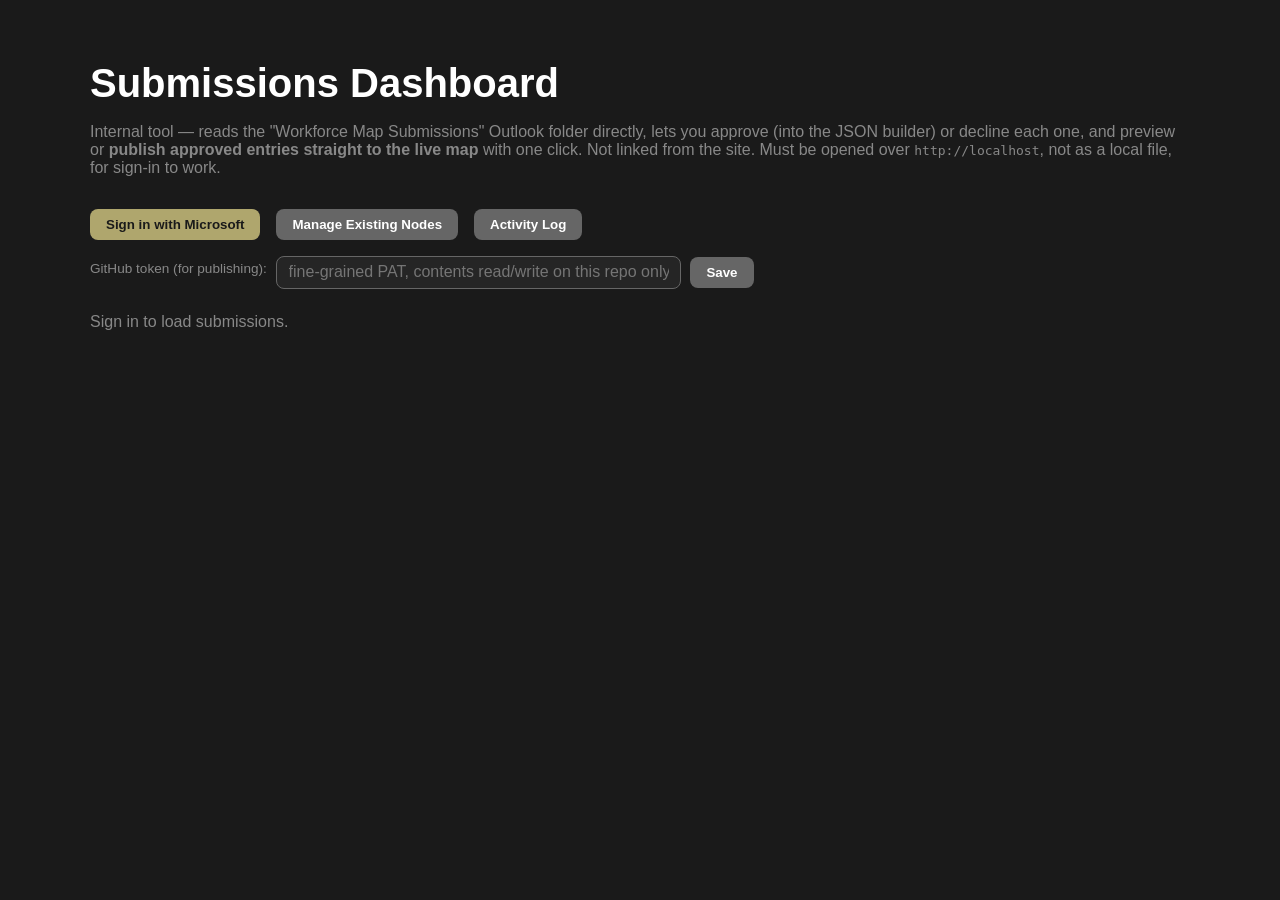
<file: admin/dashboard.html>
<!DOCTYPE html>
<html lang="en">
<head>
    <meta charset="UTF-8">
    <meta name="viewport" content="width=device-width, initial-scale=1.0">
    <title>Submissions Dashboard (internal)</title>
    <meta name="robots" content="noindex, nofollow">
    <link rel="stylesheet" href="../css/theme.css">
    <style>
        body {
            background: var(--color-bg-page);
            color: var(--color-text-primary);
            font-family: var(--font-body);
            margin: 0;
            padding: 2rem 1.5rem 4rem;
        }
        .builder { max-width: 1100px; margin: 0 auto; }
        .builder-layout { display: flex; gap: 1.5rem; align-items: flex-start; }
        .builder-main { flex: 1; min-width: 0; }
        .node-live-preview { width: 280px; flex-shrink: 0; position: sticky; top: 1.5rem; }
        .node-live-preview-inner {
            background: var(--color-bg-surface);
            border: 1px solid var(--color-border);
            border-radius: var(--radius-lg);
            padding: 1.25rem;
        }
        .node-preview-label { font-size: var(--font-size-xs); text-transform: uppercase; letter-spacing: 0.05em; color: var(--color-text-muted); margin-bottom: 0.75rem; font-weight: 600; }
        .node-preview-svg { width: 100%; height: auto; display: block; }
        .node-preview-divider { height: 1px; background: var(--color-border); margin: 1rem 0; }
        .node-preview-info h3 { margin: 0 0 0.5rem; font-size: var(--font-size-base); }
        .node-preview-info p { margin: 0 0 0.6rem; font-size: var(--font-size-sm); }
        .node-preview-placeholder { color: var(--color-text-muted); font-style: italic; }
        .related-links { display: flex; flex-wrap: wrap; gap: 0.4rem; margin-bottom: 0.6rem; }
        .related-links a { font-size: var(--font-size-xs); background: var(--color-bg-surface-deep); border: 1px solid var(--color-border); border-radius: 999px; padding: 0.2rem 0.6rem; color: var(--color-accent); text-decoration: none; }
        h1 { font: var(--font-heading-weight) var(--font-heading-size-xl)/1.2 var(--font-heading); margin-bottom: 0.25rem; }
        .subtitle { color: var(--color-text-muted); margin-bottom: 2rem; }
        .card {
            background: var(--color-bg-surface);
            border: 1px solid var(--color-border);
            border-radius: var(--radius-lg);
            padding: 2rem;
            margin-bottom: 1.5rem;
        }
        .field { margin-bottom: 1.25rem; }
        label { display: block; font-weight: 500; margin-bottom: 0.4rem; }
        .hint { display: block; color: var(--color-text-muted); font-size: var(--font-size-xs); margin-top: 0.3rem; }
        input[type="text"], input[type="url"], select, textarea {
            width: 100%;
            box-sizing: border-box;
            background: var(--color-bg-surface-deep);
            border: 1px solid var(--color-border-control);
            border-radius: var(--radius-md);
            color: var(--color-text-primary);
            font: inherit;
            padding: 0.6rem 0.85rem;
        }
        input:disabled { opacity: 0.6; }
        textarea { resize: vertical; min-height: 90px; }
        .id-warning { color: var(--footer-stripe-red); font-size: var(--font-size-xs); margin-top: 0.3rem; }
        .link-row {
            display: grid;
            grid-template-columns: 1fr 1fr 1fr auto;
            gap: 0.5rem;
            margin-bottom: 0.6rem;
            align-items: start;
        }
        .link-row textarea { min-height: 40px; }
        .remove-link-btn, .add-link-btn, .generate-btn, .copy-btn,
        .sign-in-btn, .approve-btn, .decline-btn, .back-btn, .mark-approved-btn {
            background: var(--color-accent);
            color: var(--color-bg-page);
            border: none;
            border-radius: var(--radius-md);
            font-weight: 600;
            padding: 0.5rem 1rem;
            cursor: pointer;
        }
        .remove-link-btn { background: var(--color-border-control); color: var(--color-text-primary); padding: 0.5rem 0.7rem; }
        .generate-btn { font-size: var(--font-size-base); padding: 0.75rem 1.5rem; }
        .decline-btn, .back-btn { background: var(--color-border-control); color: var(--color-text-primary); }
        pre {
            background: var(--color-bg-surface-deep);
            border: 1px solid var(--color-border);
            border-radius: var(--radius-md);
            padding: 1rem;
            overflow-x: auto;
            white-space: pre-wrap;
            word-break: break-word;
            font-size: var(--font-size-sm);
        }
        .output-actions { display: flex; justify-content: flex-end; gap: 0.5rem; margin-bottom: 0.5rem; }

        /* ----- List view ----- */
        .auth-row { display: flex; align-items: center; gap: 1rem; margin-bottom: 1rem; }
        #signed-in-as { color: var(--color-text-muted); font-size: var(--font-size-sm); }
        .github-token-row { display: flex; align-items: center; gap: 0.6rem; margin-bottom: 1.5rem; flex-wrap: wrap; }
        .github-token-row label { font-size: var(--font-size-sm); color: var(--color-text-muted); }
        #github-token-input {
            flex: 1; min-width: 220px; max-width: 380px;
            background: var(--color-bg-surface-deep); border: 1px solid var(--color-border-control);
            border-radius: var(--radius-md); color: var(--color-text-primary); font: inherit; padding: 0.4rem 0.7rem;
        }
        #github-token-status { font-size: var(--font-size-xs); color: var(--color-text-muted); }
        .dash-empty { color: var(--color-text-muted); }
        .dash-card {
            background: var(--color-bg-surface);
            border: 1px solid var(--color-border);
            border-radius: var(--radius-md);
            padding: 1.25rem;
            margin-bottom: 1rem;
        }
        .dash-card-subject { font-weight: 600; color: var(--color-accent); margin-bottom: 0.25rem; }
        .dash-card-meta { color: var(--color-text-muted); font-size: var(--font-size-xs); margin-bottom: 0.6rem; }
        .dash-card-preview { color: var(--color-text-secondary); font-size: var(--font-size-sm); margin-bottom: 0.85rem; }
        .dash-card-actions { display: flex; gap: 0.6rem; }

        /* ----- Builder view ----- */
        .entry-mode-note {
            background: var(--color-bg-surface-deep);
            border-left: 3px solid var(--color-accent-teal);
            padding: 0.75rem 1rem;
            margin-bottom: 1.5rem;
            font-size: var(--font-size-sm);
        }
        .attachments-row { margin-bottom: 1.5rem; }
        .attachments-row a { color: var(--color-accent); margin-right: 1rem; }
        .builder-actions { display: flex; gap: 0.75rem; align-items: center; flex-wrap: wrap; }

        @media (max-width: 900px) {
            .builder-layout { flex-direction: column; }
            .node-live-preview { width: 100%; position: static; }
        }

        @media (max-width: 600px) {
            body { padding: 1.25rem 1rem 3rem; }
            .card { padding: 1.25rem; }
            .link-row {
                grid-template-columns: 1fr;
                border: 1px solid var(--color-border);
                border-radius: var(--radius-md);
                padding: 0.75rem;
            }
            .remove-link-btn { justify-self: start; }
        }
    </style>
</head>
<body>
    <div class="builder">
        <h1>Submissions Dashboard</h1>
        <p class="subtitle">Internal tool — reads the "Workforce Map Submissions" Outlook folder directly, lets you approve (into the JSON builder) or decline each one, and preview or <strong>publish approved entries straight to the live map</strong> with one click. Not linked from the site. Must be opened over <code>http://localhost</code>, not as a local file, for sign-in to work.</p>

        <!-- ===== LIST VIEW ===== -->
        <div id="list-view">
            <div class="auth-row">
                <button type="button" class="sign-in-btn" id="sign-in-btn">Sign in with Microsoft</button>
                <span id="signed-in-as" hidden></span>
                <button type="button" class="back-btn" id="manage-nodes-btn">Manage Existing Nodes</button>
                <button type="button" class="back-btn" id="activity-log-btn">Activity Log</button>
            </div>
            <div class="github-token-row">
                <label for="github-token-input">GitHub token (for publishing):</label>
                <input type="password" id="github-token-input" placeholder="fine-grained PAT, contents read/write on this repo only" autocomplete="off">
                <button type="button" class="back-btn" id="save-github-token-btn">Save</button>
                <span id="github-token-status"></span>
            </div>
            <div id="submissions-list"><p class="dash-empty">Sign in to load submissions.</p></div>
        </div>

        <!-- ===== MANAGE VIEW — prune existing published nodes ===== -->
        <div id="manage-view" hidden>
            <button type="button" class="back-btn" id="manage-back-btn" style="margin-bottom: 1rem;">&larr; Back to submissions</button>
            <input type="text" id="manage-search" placeholder="Search by name…" style="margin-bottom: 1rem;">
            <div id="manage-list"><p class="dash-empty">Loading…</p></div>
        </div>

        <!-- ===== ACTIVITY VIEW — recent changes made through this Dashboard ===== -->
        <div id="activity-view" hidden>
            <button type="button" class="back-btn" id="activity-back-btn" style="margin-bottom: 1rem;">&larr; Back to submissions</button>
            <div id="activity-list"><p class="dash-empty">Loading…</p></div>
        </div>

        <!-- ===== BUILDER VIEW (same fields/logic as node-builder.html) ===== -->
        <div id="builder-view" hidden>
            <button type="button" class="back-btn" id="back-to-list-btn" style="margin-bottom: 1.5rem;">&larr; Back to list</button>

            <div class="entry-mode-note" id="entry-mode-note" hidden></div>
            <div class="attachments-row" id="attachments-row"></div>

            <div class="builder-layout">
            <div class="builder-main">
            <div class="card">
                <div class="field">
                    <label for="name">Name</label>
                    <input type="text" id="name">
                </div>

                <div class="field">
                    <label for="id">Id (auto-generated slug — edit if it collides)</label>
                    <input type="text" id="id">
                    <span class="id-warning" id="id-warning" hidden></span>
                </div>

                <div class="field">
                    <label for="category">Category</label>
                    <select id="category">
                        <option value="colleges">Colleges</option>
                        <option value="faith-based">Faith Based</option>
                        <option value="special-population">Special Population and Re Entry</option>
                        <option value="job-training">Job Training and Career Services</option>
                        <option value="community-dev">Community and Economic Development</option>
                        <option value="k12-secondary">K-12 and Secondary</option>
                    </select>
                </div>

                <div class="field">
                    <label for="tags">Tags (comma-separated)</label>
                    <input type="text" id="tags" placeholder="Economic Development, Career Services, Youth">
                </div>

                <div class="field">
                    <label for="image">Logo filename</label>
                    <input type="text" id="image" placeholder="acme corp logo.png">
                    <span class="hint">Leave blank to use the uploaded file's own name below, or set it to an existing filename in <code>assets/logos/</code> to reuse an image already committed.</span>
                </div>

                <div class="field">
                    <label for="logo-upload">Upload logo file</label>
                    <input type="file" id="logo-upload" accept="image/*">
                    <span class="hint">Picking a file here commits it to <code>assets/logos/</code> automatically when you publish — no separate git step needed.</span>
                </div>

                <div class="field">
                    <label for="website">Website</label>
                    <input type="text" id="website" placeholder="https://acme.example.com">
                </div>

                <div class="field">
                    <label for="description">Description</label>
                    <textarea id="description"></textarea>
                </div>

                <div class="field">
                    <label for="impact">Impact</label>
                    <textarea id="impact"></textarea>
                </div>

                <div class="field">
                    <label>Links</label>
                    <div id="links-container"></div>
                    <button type="button" class="add-link-btn" id="add-link-btn">+ Add link</button>
                </div>
            </div>

            <div class="builder-actions">
                <button type="button" class="generate-btn" id="generate-btn">Generate JSON</button>
                <button type="button" class="back-btn" id="preview-map-btn">Preview on Map</button>
                <button type="button" class="decline-btn" id="decline-in-builder-btn" hidden>Decline</button>
                <button type="button" class="mark-approved-btn" id="mark-approved-btn">Mark Approved (moves email)</button>
            </div>

            <div class="card" id="output-card" hidden style="margin-top: 1.5rem;">
                <div class="output-actions">
                    <button type="button" class="copy-btn" id="copy-btn">Copy</button>
                </div>
                <pre id="output"></pre>
            </div>

            <div class="card" id="map-preview-card" hidden style="margin-top: 1.5rem; padding: 0.5rem;">
                <iframe id="map-preview-frame" title="Map preview" style="width: 100%; height: 640px; border: 0; border-radius: var(--radius-md); display: block;"></iframe>
            </div>
            </div>

            <div class="node-live-preview">
                <div class="node-live-preview-inner">
                    <div class="node-preview-label">Live Preview</div>
                    <svg class="node-preview-svg" viewBox="0 0 280 230" aria-hidden="true">
                        <defs><clipPath id="node-preview-clip"><circle cx="140" cy="140" r="38"/></clipPath></defs>
                        <g id="preview-satellites"></g>
                        <circle id="preview-circle" cx="140" cy="140" r="38" fill="#4d748c" stroke="#e7decf" stroke-width="3" stroke-dasharray="6,6"/>
                        <image id="preview-image" x="102" y="102" width="76" height="76" clip-path="url(#node-preview-clip)" preserveAspectRatio="xMidYMid slice" style="display:none"/>
                        <text id="preview-label" x="140" y="198" text-anchor="middle" fill="#fff" font-size="14" style="text-shadow:1px 1px 2px rgba(0,0,0,0.8)">Your Organization</text>
                    </svg>
                    <div class="node-preview-divider"></div>
                    <div class="node-preview-info">
                        <h3 id="preview-info-title">Your Organization</h3>
                        <div id="preview-info-body"><p class="node-preview-placeholder">Fill in the fields to see a preview.</p></div>
                    </div>
                </div>
            </div>
            </div>
        </div>
    </div>

    <script src="https://alcdn.msauth.net/browser/2.35.0/js/msal-browser.min.js" integrity="sha384-PARf28kmic36Ve+O3DnUerRXFtOQ7ZDqRDGpLcbljly5/N39T2OV3kt3QsWOKeAX" crossorigin="anonymous"></script>
    <script src="js/node-builder-core.js"></script>
    <script src="js/dashboard.js"></script>
</body>
</html>
</file>
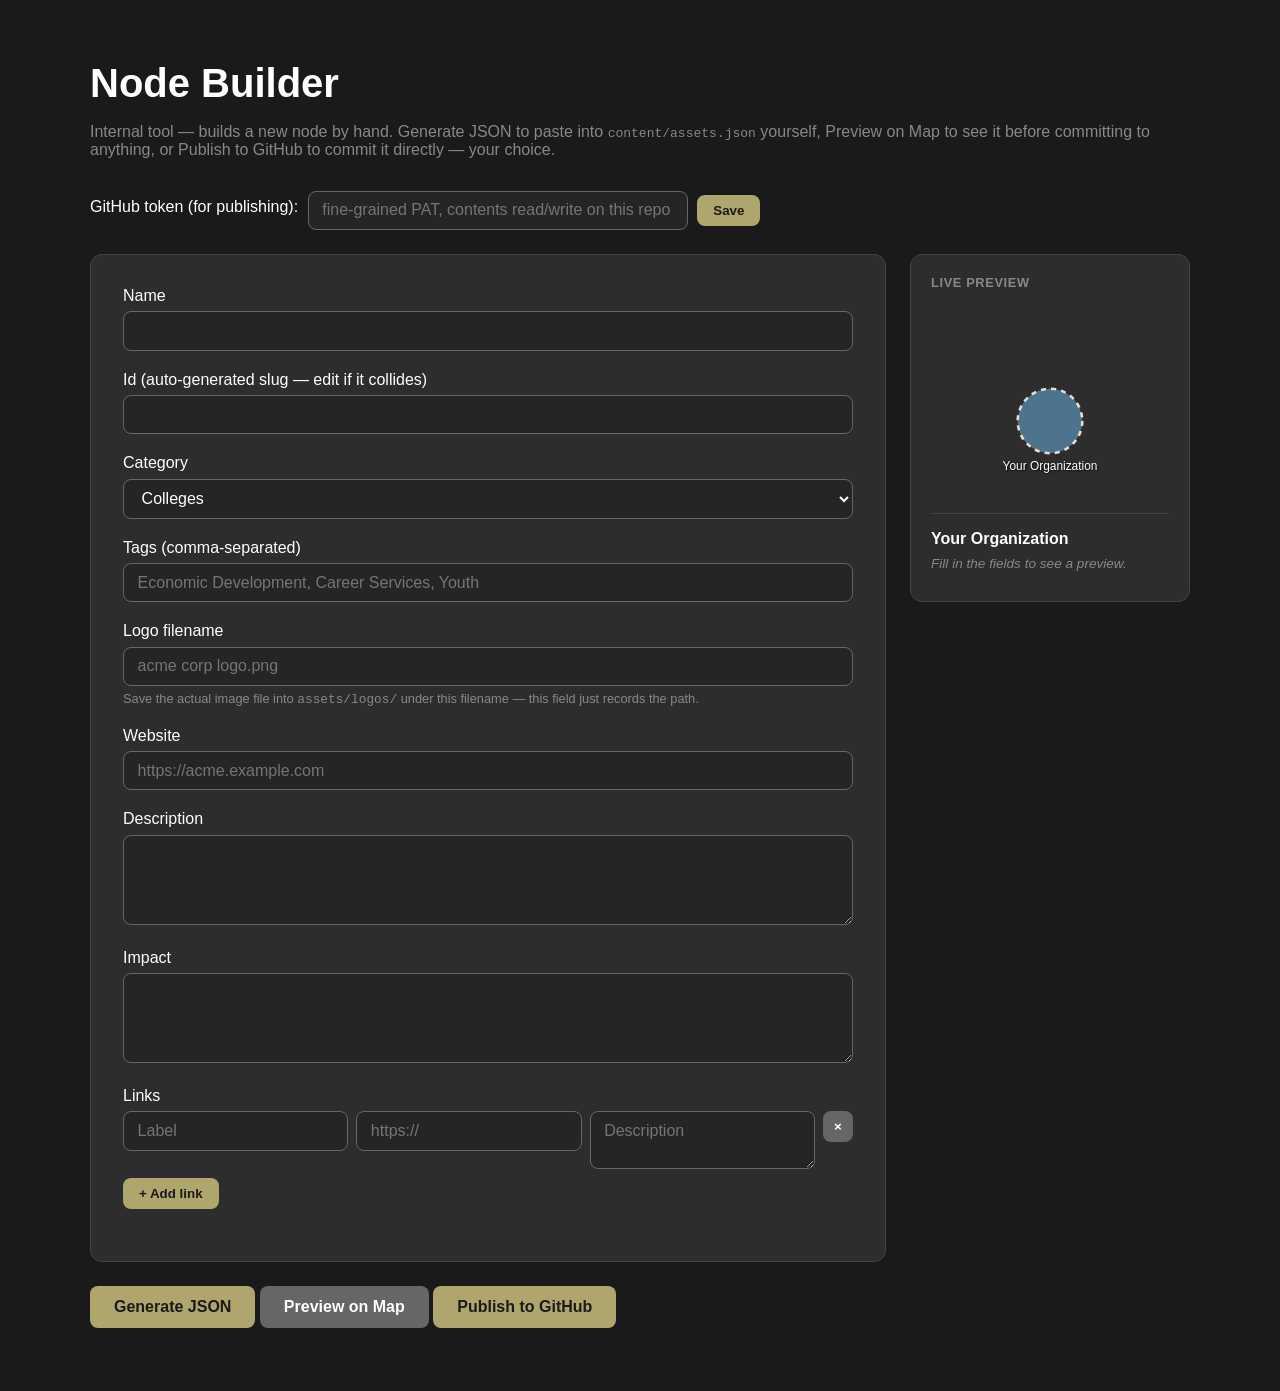
<file: admin/node-builder.html>
<!DOCTYPE html>
<html lang="en">
<head>
    <meta charset="UTF-8">
    <meta name="viewport" content="width=device-width, initial-scale=1.0">
    <title>Node Builder (internal)</title>
    <meta name="robots" content="noindex, nofollow">
    <link rel="stylesheet" href="../css/theme.css">
    <style>
        body {
            background: var(--color-bg-page);
            color: var(--color-text-primary);
            font-family: var(--font-body);
            margin: 0;
            padding: 2rem 1.5rem 4rem;
        }
        .builder {
            max-width: 1100px;
            margin: 0 auto;
        }
        .builder-layout { display: flex; gap: 1.5rem; align-items: flex-start; }
        .builder-main { flex: 1; min-width: 0; }
        .node-live-preview { width: 280px; flex-shrink: 0; position: sticky; top: 1.5rem; }
        .node-live-preview-inner {
            background: var(--color-bg-surface);
            border: 1px solid var(--color-border);
            border-radius: var(--radius-lg);
            padding: 1.25rem;
        }
        .node-preview-label { font-size: var(--font-size-xs); text-transform: uppercase; letter-spacing: 0.05em; color: var(--color-text-muted); margin-bottom: 0.75rem; font-weight: 600; }
        .node-preview-svg { width: 100%; height: auto; display: block; }
        .node-preview-divider { height: 1px; background: var(--color-border); margin: 1rem 0; }
        .node-preview-info h3 { margin: 0 0 0.5rem; font-size: var(--font-size-base); }
        .node-preview-info p { margin: 0 0 0.6rem; font-size: var(--font-size-sm); }
        .node-preview-placeholder { color: var(--color-text-muted); font-style: italic; }
        .related-links { display: flex; flex-wrap: wrap; gap: 0.4rem; margin-bottom: 0.6rem; }
        .related-links a { font-size: var(--font-size-xs); background: var(--color-bg-surface-deep); border: 1px solid var(--color-border); border-radius: 999px; padding: 0.2rem 0.6rem; color: var(--color-accent); text-decoration: none; }
        h1 { font: var(--font-heading-weight) var(--font-heading-size-xl)/1.2 var(--font-heading); margin-bottom: 0.25rem; }
        .subtitle { color: var(--color-text-muted); margin-bottom: 2rem; }
        .card {
            background: var(--color-bg-surface);
            border: 1px solid var(--color-border);
            border-radius: var(--radius-lg);
            padding: 2rem;
            margin-bottom: 1.5rem;
        }
        .field { margin-bottom: 1.25rem; }
        label { display: block; font-weight: 500; margin-bottom: 0.4rem; }
        .hint { display: block; color: var(--color-text-muted); font-size: var(--font-size-xs); margin-top: 0.3rem; }
        input[type="text"], input[type="url"], input[type="password"], select, textarea {
            width: 100%;
            box-sizing: border-box;
            background: var(--color-bg-surface-deep);
            border: 1px solid var(--color-border-control);
            border-radius: var(--radius-md);
            color: var(--color-text-primary);
            font: inherit;
            padding: 0.6rem 0.85rem;
        }
        textarea { resize: vertical; min-height: 90px; }
        .github-token-row { display: flex; align-items: center; gap: 0.6rem; margin-bottom: 1.5rem; flex-wrap: wrap; }
        .github-token-row label { font-weight: 500; }
        #github-token-input { flex: 1; min-width: 220px; max-width: 380px; width: auto; }
        #github-token-status { font-size: var(--font-size-xs); color: var(--color-text-muted); }
        .id-warning { color: var(--footer-stripe-red); font-size: var(--font-size-xs); margin-top: 0.3rem; }
        .link-row {
            display: grid;
            grid-template-columns: 1fr 1fr 1fr auto;
            gap: 0.5rem;
            margin-bottom: 0.6rem;
            align-items: start;
        }
        .link-row textarea { min-height: 40px; }
        .remove-link-btn, .add-link-btn, .generate-btn, .copy-btn {
            background: var(--color-accent);
            color: var(--color-bg-page);
            border: none;
            border-radius: var(--radius-md);
            font-weight: 600;
            padding: 0.5rem 1rem;
            cursor: pointer;
        }
        .remove-link-btn { background: var(--color-border-control); color: var(--color-text-primary); padding: 0.5rem 0.7rem; }
        .generate-btn { font-size: var(--font-size-base); padding: 0.75rem 1.5rem; }
        pre {
            background: var(--color-bg-surface-deep);
            border: 1px solid var(--color-border);
            border-radius: var(--radius-md);
            padding: 1rem;
            overflow-x: auto;
            white-space: pre-wrap;
            word-break: break-word;
            font-size: var(--font-size-sm);
        }
        .output-actions { display: flex; justify-content: flex-end; gap: 0.5rem; margin-bottom: 0.5rem; }

        @media (max-width: 900px) {
            .builder-layout { flex-direction: column; }
            .node-live-preview { width: 100%; position: static; }
        }

        @media (max-width: 600px) {
            body { padding: 1.25rem 1rem 3rem; }
            .card { padding: 1.25rem; }
            .link-row {
                grid-template-columns: 1fr;
                border: 1px solid var(--color-border);
                border-radius: var(--radius-md);
                padding: 0.75rem;
            }
            .remove-link-btn { justify-self: start; }
        }
    </style>
</head>
<body>
    <div class="builder">
        <h1>Node Builder</h1>
        <p class="subtitle">Internal tool — builds a new node by hand. Generate JSON to paste into <code>content/assets.json</code> yourself, Preview on Map to see it before committing to anything, or Publish to GitHub to commit it directly — your choice.</p>

        <div class="github-token-row">
            <label for="github-token-input">GitHub token (for publishing):</label>
            <input type="password" id="github-token-input" placeholder="fine-grained PAT, contents read/write on this repo only" autocomplete="off">
            <button type="button" class="add-link-btn" id="save-github-token-btn">Save</button>
            <span id="github-token-status"></span>
        </div>

        <div class="builder-layout">
        <div class="builder-main">
        <div class="card">
            <div class="field">
                <label for="name">Name</label>
                <input type="text" id="name">
            </div>

            <div class="field">
                <label for="id">Id (auto-generated slug — edit if it collides)</label>
                <input type="text" id="id">
                <span class="id-warning" id="id-warning" hidden></span>
            </div>

            <div class="field">
                <label for="category">Category</label>
                <select id="category">
                    <option value="colleges">Colleges</option>
                    <option value="faith-based">Faith Based</option>
                    <option value="special-population">Special Population and Re Entry</option>
                    <option value="job-training">Job Training and Career Services</option>
                    <option value="community-dev">Community and Economic Development</option>
                    <option value="k12-secondary">K-12 and Secondary</option>
                </select>
            </div>

            <div class="field">
                <label for="tags">Tags (comma-separated)</label>
                <input type="text" id="tags" placeholder="Economic Development, Career Services, Youth">
            </div>

            <div class="field">
                <label for="image">Logo filename</label>
                <input type="text" id="image" placeholder="acme corp logo.png">
                <span class="hint">Save the actual image file into <code>assets/logos/</code> under this filename — this field just records the path.</span>
            </div>

            <div class="field">
                <label for="website">Website</label>
                <input type="text" id="website" placeholder="https://acme.example.com">
            </div>

            <div class="field">
                <label for="description">Description</label>
                <textarea id="description"></textarea>
            </div>

            <div class="field">
                <label for="impact">Impact</label>
                <textarea id="impact"></textarea>
            </div>

            <div class="field">
                <label>Links</label>
                <div id="links-container"></div>
                <button type="button" class="add-link-btn" id="add-link-btn">+ Add link</button>
            </div>
        </div>

        <button type="button" class="generate-btn" id="generate-btn">Generate JSON</button>
        <button type="button" class="generate-btn" id="preview-map-btn" style="background: var(--color-border-control); color: var(--color-text-primary);">Preview on Map</button>
        <button type="button" class="generate-btn" id="publish-new-btn">Publish to GitHub</button>

        <div class="card" id="output-card" hidden style="margin-top: 1.5rem;">
            <div class="output-actions">
                <button type="button" class="copy-btn" id="copy-btn">Copy</button>
            </div>
            <pre id="output"></pre>
        </div>

        <div class="card" id="map-preview-card" hidden style="margin-top: 1.5rem; padding: 0.5rem;">
            <iframe id="map-preview-frame" title="Map preview" style="width: 100%; height: 640px; border: 0; border-radius: var(--radius-md); display: block;"></iframe>
        </div>
        </div>

        <div class="node-live-preview">
            <div class="node-live-preview-inner">
                <div class="node-preview-label">Live Preview</div>
                <svg class="node-preview-svg" viewBox="0 0 280 230" aria-hidden="true">
                    <defs><clipPath id="node-preview-clip"><circle cx="140" cy="140" r="38"/></clipPath></defs>
                    <g id="preview-satellites"></g>
                    <circle id="preview-circle" cx="140" cy="140" r="38" fill="#4d748c" stroke="#e7decf" stroke-width="3" stroke-dasharray="6,6"/>
                    <image id="preview-image" x="102" y="102" width="76" height="76" clip-path="url(#node-preview-clip)" preserveAspectRatio="xMidYMid slice" style="display:none"/>
                    <text id="preview-label" x="140" y="198" text-anchor="middle" fill="#fff" font-size="14" style="text-shadow:1px 1px 2px rgba(0,0,0,0.8)">Your Organization</text>
                </svg>
                <div class="node-preview-divider"></div>
                <div class="node-preview-info">
                    <h3 id="preview-info-title">Your Organization</h3>
                    <div id="preview-info-body"><p class="node-preview-placeholder">Fill in the fields to see a preview.</p></div>
                </div>
            </div>
        </div>
        </div>
    </div>

    <script src="js/node-builder-core.js"></script>
</body>
</html>
</file>
<file: css/theme.css>
/*
================================================================
THEME.CSS — DESIGN TOKENS
All visual constants live here. Edit this file to restyle the
entire site. Other CSS files must not hardcode these values.
================================================================
*/

:root {

    /* ===== PAGE COLORS ===== */
    --color-bg-page:         #1a1a1a;   /* Main page background */
    --color-bg-surface:      #2d2d2d;   /* Cards, header, footer */
    --color-bg-surface-deep: #252525;   /* Viz container, modal header */
    --color-bg-surface-mid:  #252525;   /* Mid-level panels (modal header bg) */

    /* ===== BORDER COLORS ===== */
    --color-border:          #444444;   /* Standard borders */
    --color-border-subtle:   #555555;   /* Lighter panel borders */
    --color-border-control:  #666666;   /* Button / input outlines */

    /* ===== TEXT COLORS ===== */
    --color-text-primary:    #ffffff;   /* Body copy, labels */
    --color-text-secondary:  #cccccc;   /* Descriptions, subtext */
    --color-text-muted:      #888888;   /* Footer, placeholders */

    /* ===== ACCENT / BRAND ===== */
    /* Chamber gold — matches the footer/choosemacon.com brand chrome. Kept
       separate from the teal/orange data-indicator colors below and from
       the map's own category palette, so "brand chrome" and "data" stay
       visually distinct instead of everything reading as one color. */
    --color-accent:          #afa66d;   /* Chamber Gold — links, highlights */
    --color-accent-hover:    #9d9356;   /* Darker on hover */
    --color-accent-teal:     #2dd4bf;   /* Positive / growth indicators (data) */
    --color-accent-orange:   #fb923c;   /* Negative / attention indicators (data) */

    /* ===== DIRECTORY ===== */
    --color-directory-group-heading: #afa66d;  /* Group category headers */

    /* ===== NODE COLORS (D3 map) ===== */
    --color-node-hub:        #ffffff;
    --color-node-group:      #4a9eff;   /* Major-group nodes */
    --color-node-asset:      #66bb6a;   /* Asset leaf nodes */

    /* ===== NODE RENDERING (D3 map, drawn in js/viz-engine.js) =====
       These back js/viz-engine.js's resolveThemeColors() helper. Dark
       values here match what used to be hardcoded hex directly in the JS,
       so the no-theme-param default is provably unchanged. */
    --color-node-label:         #ffffff;
    --color-node-label-shadow:  rgba(0, 0, 0, 0.8);
    --color-node-hub-fill:      #3a3a3a;
    --color-node-hub-stroke:    #888888;
    --color-node-hub-mark:      #cccccc;
    --color-node-asset-stroke:  #e7decf;
    --color-node-link-default:  #666666;

    /* ===== VIZ FLOATING CHROME (search box, zoom/fullscreen controls,
       info panel, SVG canvas background) — css/viz.css ===== */
    --viz-control-bg:        rgba(0, 0, 0, 0.75);
    --viz-control-border:    rgba(255, 255, 255, 0.3);
    --viz-control-hover-bg:  rgba(60, 60, 60, 0.9);
    --viz-panel-bg:          rgba(22, 22, 22, 0.96);
    --viz-panel-header-bg:   rgba(28, 28, 28, 0.99);
    --viz-svg-bg-inner:      #2f2f33;
    --viz-svg-bg-dot:        rgba(255, 255, 255, 0.05);
    --viz-slider-track:      rgba(255, 255, 255, 0.25);
    --viz-slider-thumb:      rgba(255, 255, 255, 0.85);

    /* ===== FOOTER (Chamber brand chrome — matches choosemacon.com) ===== */
    --footer-bg:             #252525;   /* Footer background */
    --footer-bg-bar:         #201f1f;   /* Darker sub-bar along the bottom edge */
    --footer-bar-border:     #757575;
    --footer-text:           #e7decf;   /* Cream body/heading text on the footer */
    --footer-accent-gold:    #afa66d;   /* Eyebrow labels, nav links */
    --footer-stripe-red:     #de5e6d;   /* Top gradient stripe, stops 1 & 5 */
    --footer-stripe-blue:    #4d748c;   /* Top gradient stripe, stops 3 & 7 */

    /* ===== HEADER FONTS ===== */
    --font-heading:          -apple-system, BlinkMacSystemFont, 'Segoe UI', Roboto, sans-serif;
    --font-heading-weight:   600;
    --font-heading-size-xl:  2.5rem;    /* Page h2 */
    --font-heading-size-lg:  1.6rem;    /* Section h3 */
    --font-heading-size-md:  1.4rem;    /* Modal title */
    --font-heading-size-sm:  1.2rem;    /* Card h3 */
    --font-logo-size:        1.5rem;

    /* ===== PAGE / BODY FONTS ===== */
    --font-body:             -apple-system, BlinkMacSystemFont, 'Segoe UI', Roboto, sans-serif;
    --font-size-xs:          0.8rem;
    --font-size-sm:          0.85rem;
    --font-size-base:        1rem;
    --font-size-md:          1.05rem;
    --font-size-lg:          1.1rem;
    --font-size-footer:      0.9rem;
    --line-height-body:      1.6;
    --line-height-relaxed:   1.8;

    /* ===== SHAPE & SPACING ===== */
    --radius-sm:             4px;
    --radius-md:             8px;
    --radius-lg:             12px;
    --radius-pill:           20px;

    /* ===== TRANSITIONS ===== */
    --transition-fast:       0.2s ease;
    --transition-base:       0.3s ease;
}

/* ================================================================
   LIGHT THEME — opt-in via ?theme=light (see the inline script at the
   top of index.html's <body>), for partners embedding the map who want
   it to match a light-colored host page. Scoped in practice to what's
   actually visible in a map-only embed (network graph + its own floating
   controls) — see css/viz.css for where these get used. Header/footer
   pick these up too since they already use var(--color-*) tokens, but
   that combination isn't the primary target and hasn't been visually
   tuned as carefully as the map itself.
   ================================================================ */
:root[data-theme="light"] {
    --color-bg-page:         #f4f4f4;
    --color-bg-surface:      #ffffff;
    --color-bg-surface-deep: #eceff1;
    --color-bg-surface-mid:  #eceff1;

    --color-border:          #dcdcdc;
    --color-border-subtle:   #e2e2e2;
    --color-border-control:  #bbbbbb;

    --color-text-primary:    #1a1a1a;
    --color-text-secondary:  #444444;
    --color-text-muted:      #6b6b6b;

    --color-node-label:         #1a1a1a;
    --color-node-label-shadow:  rgba(255, 255, 255, 0.85);
    --color-node-hub-fill:      #e2e2e2;
    --color-node-hub-stroke:    #8f8f8f;
    --color-node-hub-mark:      #555555;
    --color-node-asset-stroke:  #a9895f;
    --color-node-link-default:  #a3a3a3;

    --viz-control-bg:        rgba(255, 255, 255, 0.85);
    --viz-control-border:    rgba(0, 0, 0, 0.15);
    --viz-control-hover-bg:  rgba(225, 225, 225, 0.95);
    --viz-panel-bg:          rgba(255, 255, 255, 0.97);
    --viz-panel-header-bg:   rgba(245, 245, 245, 0.99);
    --viz-svg-bg-inner:      #e6e6ea;
    --viz-svg-bg-dot:        rgba(0, 0, 0, 0.05);
    --viz-slider-track:      rgba(0, 0, 0, 0.2);
    --viz-slider-thumb:      rgba(0, 0, 0, 0.75);
}
</file>
<file: css/main.css>
/* ===== BASE STYLES ===== */
* {
    margin: 0;
    padding: 0;
    box-sizing: border-box;
}

html {
    scroll-behavior: smooth;
    height: 100%;
}

body {
    font-family: var(--font-body);
    background-color: var(--color-bg-page);
    color: var(--color-text-primary);
    line-height: var(--line-height-body);
}

.container {
    max-width: 1200px;
    margin: 0 auto;
    padding: 0 20px;
}

/* ===== HEADER & NAVIGATION ===== */
.main-header {
    background-color: var(--color-bg-surface);
    border-bottom: 1px solid var(--color-border);
    padding: 1.1rem 0;
    position: fixed;
    top: 0;
    left: 0;
    right: 0;
    z-index: 300;
    transition: transform var(--transition-base), box-shadow var(--transition-base);
}

.main-header.scrolled {
    box-shadow: 0 2px 10px rgba(0, 0, 0, 0.4);
}

.main-header.header-hidden {
    transform: translateY(-100%);
}

.main-header .container {
    display: flex;
    justify-content: space-between;
    align-items: center;
}

/* Chrome-less embed mode — set by the inline script at the top of index.html
   when the page is loaded with ?embed=1 (e.g. from a partner site's iframe) */
body.embed-mode .main-header,
body.embed-mode .main-footer,
body.embed-mode .viz-header,
body.embed-mode .directory-link {
    display: none;
}

/* Map-only shouldn't just be the normal page with header/footer text
   stripped out — it should fill the entire iframe with nothing but the
   map's own container (search, zoom, fullscreen expand, its border) and
   no leftover page padding/max-width around it. The Node Size/Hub
   Distance/Reset controls are still reachable (js/main.js's
   setFullscreenControls shows fs-controls, the fullscreen-only overlay
   bar, whenever embed-mode is active) but as that same top-overlay bar
   rather than this separate row — mirrors the regular map's own
   fullscreen button placement instead of introducing a second layout. */
body.embed-mode .viz-controls {
    display: none;
}

body.embed-mode {
    height: 100%;
    display: flex;
    flex-direction: column;
}

body.embed-mode .main-content {
    flex: 1;
    min-height: 0;
    padding: 0;
    display: flex;
}

body.embed-mode .visualization-section {
    flex: 1;
    min-height: 0;
    max-width: none;
    margin: 0;
    display: flex;
}

body.embed-mode .visualization-section .container {
    flex: 1;
    min-height: 0;
    max-width: none;
    margin: 0;
    padding: 0;
    display: flex;
    flex-direction: column;
}

body.embed-mode .viz-container {
    flex: 1;
    min-height: 0;
    height: auto;
    margin: 0;
    border-radius: 0;
}

/* ===== HAMBURGER BUTTON ===== */
.nav-toggle {
    display: none;
    background: none;
    border: none;
    cursor: pointer;
    padding: 0.4rem;
    flex-direction: column;
    gap: 5px;
    flex-shrink: 0;
}

.nav-toggle span {
    display: block;
    width: 24px;
    height: 2px;
    background: var(--color-text-primary);
    border-radius: 2px;
    transition: transform var(--transition-base), opacity var(--transition-base);
}

/* Animate to X when open */
.nav-toggle.open span:nth-child(1) { transform: translateY(7px) rotate(45deg); }
.nav-toggle.open span:nth-child(2) { opacity: 0; transform: scaleX(0); }
.nav-toggle.open span:nth-child(3) { transform: translateY(-7px) rotate(-45deg); }

.logo a {
    text-decoration: none;
    color: inherit;
}

.logo h1 {
    font: 700 var(--font-logo-size)/1 var(--font-heading);
    letter-spacing: 2px;
}

.logo .accent {
    font-weight: 300;
    color: var(--color-text-secondary);
}

.main-nav ul {
    display: flex;
    list-style: none;
    gap: 2rem;
}

.nav-link {
    color: var(--color-text-primary);
    text-decoration: none;
    font-weight: 500;
    transition: color var(--transition-base);
}

.nav-link:hover { color: var(--color-text-secondary); }
.nav-link.active { color: var(--color-accent); }

/* ===== MAIN LAYOUT ===== */
.main-content {
    min-height: calc(100vh - 200px);
    padding: 2rem 0;
}

/* ===== SITE FOOTER (Chamber brand chrome, matches choosemacon.com) ===== */
.main-footer {
    position: relative;
    background: var(--footer-bg);
    color: var(--footer-text);
    padding: 100px 0 90px;
    margin-top: 3rem;
    overflow: hidden;
}

/* Top gradient stripe */
.main-footer::before {
    content: '';
    position: absolute;
    top: 0;
    left: 0;
    width: 100%;
    height: 5px;
    background: linear-gradient(to right,
        var(--footer-stripe-red) 0 12.5%,
        var(--footer-accent-gold) 12.5% 25%,
        var(--footer-stripe-blue) 25% 37.5%,
        var(--footer-text) 37.5% 50%,
        var(--footer-stripe-red) 50% 62.5%,
        var(--footer-accent-gold) 62.5% 75%,
        var(--footer-stripe-blue) 75% 87.5%,
        var(--footer-text) 87.5% 100%);
}

/* Darker sub-bar along the bottom edge */
.main-footer::after {
    content: '';
    position: absolute;
    bottom: 0;
    left: 0;
    width: 100%;
    height: 90px;
    background: var(--footer-bg-bar);
    border-top: 1px solid var(--footer-bar-border);
}

.main-footer__wrapper {
    position: relative;
    z-index: 1;
    max-width: 1250px;
    margin: 0 auto;
    padding: 0 50px;
}

/* Three columns — contact info, then a centered logo genuinely in the
   middle of the row (not just centered under the links), then the nav
   links — the two 1fr tracks flank the logo's auto-sized track equally
   regardless of how wide the contact/links content actually is. */
.main-footer__inner {
    display: grid;
    grid-template-columns: 1fr auto 1fr;
    align-items: start;
    gap: 24px;
    text-align: left;
}

.main-footer__eyebrow {
    display: block;
    font-family: var(--font-heading);
    font-size: 12px;
    font-weight: 700;
    letter-spacing: 0.08em;
    text-transform: uppercase;
    color: var(--footer-accent-gold);
}

.main-footer__address {
    font-style: normal;
    margin: 15px 0 20px;
    line-height: 1.6;
}

.main-footer__phone a {
    color: var(--footer-text);
    text-decoration: none;
}

.main-footer__phone a:hover,
.main-footer__phone a:focus {
    text-decoration: underline;
}

.main-footer__logo {
    justify-self: center;
    align-self: center;
    display: flex;
    flex-direction: column;
    align-items: center;
    gap: 32px;
    width: 100%;
    max-width: 160px;
}

.main-footer__logo a {
    display: block;
    width: 100%;
}

.main-footer__logo img {
    display: block;
    width: 100%;
    height: auto;
    transition: opacity var(--transition-fast);
}

.main-footer__logo a:hover img {
    opacity: 0.8;
}

.main-footer__links {
    justify-self: end;
    width: fit-content;
    margin: 0;
    padding: 0;
    list-style: none;
}

.main-footer__links li:not(:last-child) {
    margin-bottom: 10px;
}

.main-footer__link {
    text-decoration: none;
    font-family: var(--font-heading);
    font-size: 12px;
    font-weight: 700;
    letter-spacing: 0.05em;
    text-transform: uppercase;
    color: var(--footer-accent-gold);
}

.main-footer__link:hover,
.main-footer__link:focus {
    text-decoration: underline;
}

.main-footer__attribution {
    text-align: center;
    margin-top: 50px;
    font-size: var(--font-size-footer);
    color: var(--footer-text);
    opacity: 0.8;
}

/* Deliberately understated — kept separate from the main directory links
   above so it doesn't read as a primary nav destination. */
.main-footer__meta-links {
    text-align: center;
    margin-top: 14px;
    font-size: var(--font-size-xs);
}

.main-footer__meta-link {
    color: var(--footer-text);
    opacity: 0.55;
    text-decoration: none;
}

.main-footer__meta-link:hover,
.main-footer__meta-link:focus {
    opacity: 0.9;
    text-decoration: underline;
}

.main-footer__meta-sep {
    color: var(--footer-text);
    opacity: 0.35;
    margin: 0 0.5rem;
}

@media (max-width: 768px) {
    .main-footer { padding: 100px 0 150px; }
    .main-footer__wrapper { padding: 0 25px; }
    .main-footer__inner { grid-template-columns: 1fr; justify-items: center; text-align: center; gap: 0; }
    .main-footer__contact { width: 100%; margin: 0 auto 60px; }
    .main-footer__logo { margin: 0 auto 40px; }
    .main-footer__links { justify-self: center; margin: 0 auto; }
}

/* ===== CHART SUBTITLE ===== */
.chart-subtitle {
    color: var(--color-text-muted);
    font-size: var(--font-size-sm);
    margin: 0 0 1rem;
}

/* ===== CHART EXPAND / DOWNLOAD ROW ===== */
.chart-expand-row {
    display: flex;
    justify-content: center;
    align-items: center;
    gap: 0.75rem;
    margin-top: 0.75rem;
    position: relative;
}

.chart-expand-btn {
    background: none;
    border: 1px solid var(--color-border-control);
    border-radius: var(--radius-pill);
    color: var(--color-text-secondary);
    font-size: var(--font-size-sm);
    padding: 0.35rem 1.1rem;
    cursor: pointer;
    transition: border-color var(--transition-fast), color var(--transition-fast);
}

.chart-expand-btn:hover {
    border-color: var(--color-accent);
    color: var(--color-accent);
}

/* ===== PAGE HEADERS ===== */
.visualization-section {
    text-align: center;
    margin-bottom: 2rem;
    max-width: 1035px;
    margin-left: auto;
    margin-right: auto;
}

.page-header {
    text-align: center;
    margin-bottom: 2rem;
    max-width: 900px;
    margin-left: auto;
    margin-right: auto;
}

.viz-header h2,
.page-header h2 {
    font: var(--font-heading-weight) var(--font-heading-size-xl)/1.2 var(--font-heading);
    margin-bottom: 1rem;
}

.viz-header p,
.page-header p {
    font-size: var(--font-size-lg);
    color: var(--color-text-secondary);
    max-width: 800px;
    margin: 0 auto;
}

/* ===== IN-PAGE JUMP NAV (workforce data page) ===== */
/* Fixed to the left edge, out of document flow, so it's visible the
   instant the page loads and stays put through the entire scroll instead
   of only sticking once you've scrolled down to where it originally sat.
   Only enough room on wide viewports (see media query below) — on
   anything narrower it'd sit on top of the 1200px content column. */
.page-jumpnav {
    position: fixed;
    top: 100px;
    left: 24px;
    z-index: 250; /* below .main-header (300), above page content */
    display: flex;
    flex-direction: column;
    gap: 2px;
    width: 190px;
    background: var(--color-bg-surface);
    border: 1px solid var(--color-border);
    border-radius: var(--radius-md);
    padding: 10px;
}

.page-jumpnav a {
    font-size: var(--font-size-sm);
    color: var(--color-text-secondary);
    text-decoration: none;
    padding: 0.45rem 0.7rem;
    border-radius: var(--radius-sm);
    white-space: nowrap;
    overflow: hidden;
    text-overflow: ellipsis;
    transition: all var(--transition-fast);
}

.page-jumpnav a:hover { color: var(--color-text-primary); background: var(--color-bg-surface-deep); }
.page-jumpnav a.active { color: #1a1a1a; background: var(--color-accent); font-weight: 600; }

/* Scroll targets land clear of the fixed header — the media query below
   raises this further once the jump nav goes back into document flow. */
.stats-section, .section { scroll-margin-top: 80px; }

/* Below 1400px there's no longer room for a left rail without it sitting on
   top of the content column — hide it through the tablet range, where
   there's no great horizontal fallback either (too wide for a pill bar,
   too narrow for the rail). The mobile breakpoint below brings it back as
   a horizontal one, back in document flow, so a long page with 7 sections
   still has a quick way to jump around. */
@media (max-width: 1400px) {
    .page-jumpnav { display: none; }
}

/* Sticky horizontal pill bar, back in document flow (not fixed — the rail's
   fixed positioning only worked because it lived in dead space beside the
   narrow content column; there's no equivalent dead space here). Active-pill
   highlighting already exists (same .active class the rail used, same
   IntersectionObserver in workforce-data.js) — this only needs new layout. */
@media (max-width: 768px) {
    .page-jumpnav {
        display: flex;
        position: sticky;
        top: 65px; /* matches .main-header's rendered height so the nav tucks snugly beneath it, not under or with a gap — kept always-visible at that height on this breakpoint, see the hasJumpNav check in nav.js */
        left: auto;
        z-index: 150; /* below .main-header (300), above page content */
        width: auto;
        flex-direction: row;
        overflow-x: auto;
        scrollbar-width: none;
        gap: 6px;
        /* .main-content's own 2rem top padding pushes this (its first
           child) down from the header, leaving a visible gap for as long
           as the page is scrolled at/near the top — before there's been
           enough scroll for the sticky offset to actually engage. Pulling
           it up by that same 2rem puts it flush against the header from
           the very first frame, not just once scrolled into "stuck" mode. */
        margin: -2rem 0 1.5rem;
        padding: 10px 20px;
        border-radius: 0;
        border-left: none;
        border-right: none;
        background: var(--color-bg-surface);
    }
    .page-jumpnav::-webkit-scrollbar { display: none; }
    .page-jumpnav a {
        flex-shrink: 0;
        white-space: nowrap;
        border-radius: var(--radius-pill);
    }
    .stats-section, .section { scroll-margin-top: 118px; }
}

/* ===== RESPONSIVE BASE ===== */
@media (max-width: 768px) {
    .viz-header h2, .page-header h2 { font-size: 2rem; }

    /* Show hamburger, hide inline nav */
    .nav-toggle { display: flex; }

    .main-nav {
        display: none;
        position: absolute;
        top: 100%;
        left: 0;
        right: 0;
        background: var(--color-bg-surface);
        border-bottom: 1px solid var(--color-border);
        z-index: 200;
    }

    .main-nav.open { display: block; }

    .main-nav ul {
        flex-direction: column;
        gap: 0;
        padding: 0.5rem 0;
    }

    .main-nav ul li { width: 100%; }

    .nav-link {
        display: block;
        padding: 0.75rem 1.5rem;
    }
}

/* ===== DIRECTORY SEARCH ===== */
.directory-search {
    display: flex;
    align-items: center;
    gap: 0.5rem;
    max-width: 420px;
    margin: 0 auto 1.5rem;
    background: var(--color-bg-surface);
    border: 1px solid var(--color-border);
    border-radius: var(--radius-md);
    padding: 0.35rem 0.5rem 0.35rem 0.9rem;
    transition: border-color var(--transition-fast);
}

.directory-search:focus-within { border-color: var(--color-accent); }

.directory-search .search-input {
    flex: 1;
    border: none;
    background: none;
    padding: 0.4rem 0;
}

.directory-search .search-input:focus { border: none; }

.directory-empty {
    text-align: center;
    color: var(--color-text-muted);
    padding: 2rem 0;
}

/* ===== DIRECTORY GRID STYLES ===== */
.directory-grid {
    display: grid;
    grid-template-columns: repeat(auto-fit, minmax(400px, 1fr));
    gap: 2rem;
    margin: 2rem 0;
}

.directory-group {
    background: var(--color-bg-surface);
    border: 1px solid var(--color-border);
    border-radius: var(--radius-md);
    padding: 1.5rem;
}

.directory-group h3 {
    margin: 0 0 1rem 0;
    font-size: var(--font-heading-size-sm);
    color: var(--color-directory-group-heading);
}

.asset-list {
    list-style: none;
    margin: 0;
    padding: 0;
}

.asset-list li {
    margin: 0.5rem 0;
}

.asset-link {
    color: var(--color-text-primary);
    text-decoration: none;
    padding: 0.25rem 0;
    display: block;
    transition: color var(--transition-base);
    cursor: pointer;
}

.asset-link:hover {
    color: var(--color-accent);
}

/* Responsive adjustment for smaller screens */
@media (max-width: 768px) {
    .directory-grid {
        grid-template-columns: 1fr;
        gap: 1rem;
    }
}

/* ===== SECTION SHELL (workforce data page) ===== */
.section {
    max-width: 1200px;
    margin: 0 auto;
    padding: 56px 20px;
}

.section-label {
    font-size: 0.7rem;
    font-weight: 600;
    letter-spacing: 0.12em;
    text-transform: uppercase;
    color: var(--color-accent);
    display: flex;
    align-items: center;
    gap: 8px;
    margin-bottom: 10px;
}

.section-label::before {
    content: '';
    width: 16px;
    height: 2px;
    background: var(--color-accent);
    border-radius: 1px;
}

.section-label.teal { color: var(--color-accent-teal); }
.section-label.teal::before { background: var(--color-accent-teal); }
.section-label.orange { color: var(--color-accent-orange); }
.section-label.orange::before { background: var(--color-accent-orange); }

.section-title {
    display: flex;
    align-items: center;
    gap: 10px;
    font: var(--font-heading-weight) var(--font-heading-size-lg)/1.2 var(--font-heading);
    color: var(--color-text-primary);
    margin-bottom: 8px;
}

.stats-section h3 {
    display: flex;
    align-items: center;
    gap: 10px;
}

.section-desc {
    font-size: var(--font-size-sm);
    color: var(--color-text-muted);
    max-width: 640px;
    line-height: var(--line-height-relaxed);
    margin-bottom: 2rem;
}

/* ===== COLLAPSIBLE SECTIONS (mobile only) =====
   .section-body is created at runtime by workforce-data.js, wrapping
   everything after .section-desc. Hidden entirely off mobile — desktop
   never wires the click handler that would add .collapsed in the first
   place, this is just the visual half. */
.section-collapse-btn {
    display: none;
    align-items: center;
    justify-content: center;
    width: 28px;
    height: 28px;
    margin-left: auto;
    flex-shrink: 0;
    background: none;
    border: 1px solid var(--color-border-control);
    border-radius: 50%;
    color: var(--color-text-secondary);
    cursor: pointer;
    transition: border-color var(--transition-fast), color var(--transition-fast);
}

.section-collapse-btn:hover { border-color: var(--color-accent); color: var(--color-accent); }
.section-collapse-btn svg { display: block; transition: transform var(--transition-fast); }
.section-collapse-btn.is-collapsed svg { transform: rotate(180deg); }

.section-body.collapsed { display: none; }

@media (max-width: 768px) {
    .section-collapse-btn { display: flex; }
}

.section-divider {
    border: none;
    border-top: 1px solid var(--color-border);
    max-width: 1200px;
    margin: 0 auto;
}

/* ===== STAT CARD NOTE (KPI subtext) ===== */
.stat-note, .kpi-note {
    font-size: 0.68rem;
    color: var(--color-text-muted);
    opacity: 0.8;
    margin-top: 6px;
    line-height: 1.4;
}

/* ===== ADJUSTED METRICS ===== */
.adj-intro {
    background: var(--color-bg-surface);
    border: 1px solid var(--color-border);
    border-left: 4px solid var(--color-accent-teal);
    border-radius: var(--radius-md);
    padding: 18px 22px;
    margin-bottom: 28px;
    font-size: var(--font-size-sm);
    color: var(--color-text-secondary);
    line-height: var(--line-height-relaxed);
}

.adj-intro strong { color: var(--color-text-primary); }

.adj-metrics-grid {
    display: grid;
    grid-template-columns: repeat(3, 1fr);
    gap: 16px;
    margin-bottom: 24px;
}

.adj-card {
    background: var(--color-bg-surface);
    border: 1px solid var(--color-border);
    border-radius: var(--radius-md);
    padding: 22px 22px 18px;
}

.adj-card-label {
    font-size: 0.65rem;
    font-weight: 700;
    letter-spacing: 0.1em;
    text-transform: uppercase;
    color: var(--color-text-muted);
    margin-bottom: 12px;
}

.adj-compare {
    display: flex;
    flex-direction: column;
    gap: 8px;
}

.adj-row {
    display: flex;
    align-items: center;
    justify-content: space-between;
    gap: 10px;
}

.adj-row-label {
    font-size: var(--font-size-sm);
    color: var(--color-text-muted);
    /* flex-shrink: 0 here (its old value) kept the label at its full
       single-line width no matter how narrow the card got — on phones
       around 360-375px wide, that pushed the value in .adj-row-val
       (theoretically shrinkable, but a flex item's default min-width:auto
       stops it from actually going below its own content width) out past
       the card's right edge. The label is the one with room to give: let
       it shrink and wrap onto a second line instead, and keep the short
       numeric value fully visible at its natural width. */
    flex: 1 1 auto;
    min-width: 0;
}

.adj-row-val {
    font-size: 1.1rem;
    font-weight: 700;
    letter-spacing: -0.02em;
    flex-shrink: 0;
}

.adj-row-val.highlight { color: var(--color-accent-teal); }
.adj-row-val.muted { color: var(--color-text-muted); font-weight: 500; font-size: 0.9rem; }
.adj-divider { border: none; border-top: 1px solid var(--color-border); margin: 4px 0; }

/* Supplementary factoids + citation — collapsed by default so the section
   leads with the three core comparisons, not a wall of supporting text. */
.adj-context {
    display: none;
    margin-top: 16px;
}

.adj-context.open { display: block; }

.adj-callouts {
    display: grid;
    grid-template-columns: repeat(3, 1fr);
    gap: 16px;
}

.adj-callout {
    background: var(--color-bg-surface);
    border: 1px solid var(--color-border);
    border-radius: var(--radius-md);
    padding: 18px 20px;
}

.adj-callout-val {
    font-size: 1.5rem;
    font-weight: 700;
    letter-spacing: -0.03em;
    color: var(--color-text-primary);
    line-height: 1.1;
    margin-bottom: 6px;
}

.adj-callout-val.teal { color: var(--color-accent-teal); }

.adj-callout-desc {
    font-size: 0.8rem;
    color: var(--color-text-muted);
    line-height: 1.6;
}

.adj-callout-desc strong { color: var(--color-text-secondary); }

.adj-source {
    margin-top: 18px;
    font-size: 0.72rem;
    color: var(--color-text-muted);
    border-top: 1px solid var(--color-border);
    padding-top: 12px;
    line-height: 1.6;
}

/* ===== OCCUPATIONS TABLE ===== */
.occ-table-wrap {
    overflow-x: auto;
}

.occ-table {
    width: 100%;
    min-width: 480px;
    border-collapse: collapse;
    background: var(--color-bg-surface);
    border: 1px solid var(--color-border);
    border-radius: var(--radius-md);
    overflow: hidden;
}

.occ-table thead th {
    padding: 10px 16px;
    text-align: left;
    font-size: 0.65rem;
    font-weight: 700;
    letter-spacing: 0.09em;
    text-transform: uppercase;
    color: var(--color-text-muted);
    background: var(--color-bg-surface-deep);
    border-bottom: 1px solid var(--color-border);
}

.occ-table tbody tr {
    border-bottom: 1px solid var(--color-border);
    transition: background var(--transition-fast);
}

.occ-table tbody tr:last-child { border-bottom: none; }
.occ-table tbody tr:hover { background: var(--color-bg-surface-deep); }
.occ-table tbody td { padding: 11px 16px; font-size: var(--font-size-sm); color: var(--color-text-primary); }

.occ-rank {
    font-size: 0.75rem;
    font-weight: 700;
    color: var(--color-text-muted);
    width: 28px;
}

.occ-table .th-short { display: none; }

@media (max-width: 768px) {
    .adj-metrics-grid, .adj-callouts { grid-template-columns: 1fr; }

    /* The 480px min-width (needed on desktop so narrow columns don't
       squeeze the occupation name column below readable) is exactly what
       forces this table into horizontal scroll on any phone — none of them
       are 480px wide. table-layout: fixed + explicit percentage widths let
       the browser wrap the occupation name across lines (already happening
       for the longest ones) instead of stretching the table past the
       screen to fit it on one line. */
    .occ-table-wrap { overflow-x: visible; }
    .occ-table { min-width: 0; table-layout: fixed; }
    .occ-table th, .occ-table td { padding: 8px 6px; font-size: 0.72rem; }
    .occ-rank { width: 8%; }
    .occ-table th:nth-child(2), .occ-table td:nth-child(2) { width: 44%; }
    .occ-table th:nth-child(3), .occ-table td:nth-child(3) { width: 24%; }
    .occ-table th:nth-child(4), .occ-table td:nth-child(4) { width: 24%; }
    /* "Employment" is one long word with no space to wrap on — at this
       column width it was overflowing straight into the wage header
       instead of breaking. A shorter label reads cleanly on one line
       instead of needing a mid-word break to fit. */
    .occ-table .th-full { display: none; }
    .occ-table .th-short { display: inline; }
}

/* ===== ABOUT PAGE STYLES ===== */
.about-content {
    max-width: 800px;
    margin: 0 auto;
    padding: 2rem 0;
}

.about-section {
    background: var(--color-bg-surface);
    border: 1px solid var(--color-border);
    border-radius: var(--radius-lg);
    padding: 2.5rem;
    margin-bottom: 2rem;
}

.about-section h3 {
    color: var(--color-accent);
    font-size: var(--font-heading-size-lg);
    margin-bottom: 1.2rem;
    border-bottom: 1px solid var(--color-border);
    padding-bottom: 0.5rem;
}

.about-section p {
    margin-bottom: 1.5rem;
    font-size: var(--font-size-md);
    line-height: var(--line-height-relaxed);
    color: var(--color-text-secondary);
}

.about-section ul {
    margin: 1.5rem 0;
    padding-left: 1.5rem;
}

.embed-code {
    background: var(--color-bg-surface-deep);
    border: 1px solid var(--color-border);
    border-radius: var(--radius-md);
    padding: 1.2rem 1.5rem;
    margin: 0 0 1.5rem;
    overflow-x: auto;
    font-size: var(--font-size-sm);
    line-height: var(--line-height-relaxed);
    color: var(--color-text-primary);
}

.embed-code code {
    font-family: 'SFMono-Regular', Consolas, 'Liberation Mono', Menlo, monospace;
    white-space: pre;
}

.about-section code {
    font-family: 'SFMono-Regular', Consolas, 'Liberation Mono', Menlo, monospace;
    font-size: 0.9em;
    background: var(--color-bg-surface-deep);
    padding: 0.1em 0.4em;
    border-radius: 4px;
}

/* ===== EMBED BUILDER (About page) ===== */
.embed-builder-controls {
    display: flex;
    flex-wrap: wrap;
    align-items: flex-end;
    gap: 1.25rem;
    background: var(--color-bg-surface-deep);
    border: 1px solid var(--color-border);
    border-radius: var(--radius-md);
    padding: 1.2rem 1.5rem;
    margin-bottom: 1.5rem;
}

.embed-builder-field {
    margin-bottom: 0;
    min-width: 140px;
}

.embed-builder-checkbox {
    margin-bottom: 0.4rem;
}

.embed-copy-btn {
    margin: 0 0 1.5rem;
}

.embed-preview-label {
    color: var(--color-text-secondary);
    font-size: var(--font-size-sm);
    margin-bottom: 0.75rem;
}

.embed-preview-toolbar {
    display: flex;
    flex-wrap: wrap;
    align-items: center;
    gap: 0.5rem;
    margin-bottom: 0.75rem;
}

.embed-preview-toolbar-label {
    color: var(--color-text-secondary);
    font-size: var(--font-size-sm);
    margin-right: 0.25rem;
}

.embed-preview-preset {
    padding: 0.4rem 0.9rem;
    font-size: var(--font-size-sm);
}

.embed-preview-preset.active,
.embed-preview-preset.active:hover {
    background: var(--color-accent);
    color: var(--color-bg-page);
    border-color: var(--color-accent);
}

/* Sized by js/embed-builder.js's layoutPreview() to exactly match the
   scaled-down iframe — overflow:hidden is just a subpixel-rounding safety
   net, not something that should ever actually clip/scroll. */
.embed-preview-wrap {
    overflow: hidden;
    border: 1px solid var(--color-border);
    border-radius: var(--radius-md);
}

.embed-preview-frame {
    display: block;
    border: 0;
    transform-origin: top left;
}

.about-section li {
    margin-bottom: 0.8rem;
    color: var(--color-text-primary);
}

.about-section a {
    color: var(--color-accent);
    text-decoration: none;
    font-weight: 500;
}

.about-section a:hover {
    text-decoration: underline;
}

/* Featured Quote or Mission Highlight */
.mission-highlight {
    font-style: italic;
    font-size: var(--font-size-xl);
    color: var(--color-text-primary);
    border-left: 4px solid var(--color-accent);
    padding-left: 1.5rem;
    margin: 2rem 0;
}

/* Responsive adjustment */
@media (max-width: 768px) {
    .about-section {
        padding: 1.5rem;
    }
}

/* About page CTA (Suggest an Asset / Request an Edit) */
.about-cta {
    text-align: center;
}

.about-cta-buttons {
    display: flex;
    gap: 1rem;
    justify-content: center;
    flex-wrap: wrap;
    margin-top: 1.5rem;
}

.about-section a.cta-btn {
    display: inline-block;
    background: var(--color-accent);
    color: var(--color-bg-page);
    font-weight: 600;
    padding: 0.85rem 2rem;
    border-radius: var(--radius-md);
    text-decoration: none;
    transition: background var(--transition-fast);
}

.about-section a.cta-btn:hover {
    background: var(--color-accent-hover);
    text-decoration: none;
}

/* ===== SUBMISSION FORMS (Suggest an Asset / Request an Edit) ===== */
.submission-page {
    max-width: 700px;
    margin: 0 auto;
    padding: 2rem 0 4rem;
}

.submission-form {
    background: var(--color-bg-surface);
    border: 1px solid var(--color-border);
    border-radius: var(--radius-lg);
    padding: 2.5rem;
}

/* Suggest-an-Asset's two-column layout: live node preview alongside the
   form. Stacks to a single column (preview above form, per source order)
   below the breakpoint. */
.submission-page--with-preview {
    max-width: 1080px;
    display: grid;
    grid-template-columns: 340px 1fr;
    align-items: start;
    gap: 2rem;
}

.node-preview-panel {
    position: sticky;
    top: 100px;
}

.node-preview-panel-inner {
    background: var(--color-bg-surface);
    border: 1px solid var(--color-border);
    border-radius: var(--radius-lg);
    padding: 1.5rem;
    text-align: center;
}

.node-preview-label {
    font-family: var(--font-heading);
    font-size: 12px;
    font-weight: 700;
    letter-spacing: 0.05em;
    text-transform: uppercase;
    color: var(--color-accent);
    margin-bottom: 0.75rem;
}

.node-preview-svg {
    width: 100%;
    max-width: 180px;
}

.node-preview-hint {
    font-size: var(--font-size-xs);
    color: var(--color-text-muted);
    margin-top: 0.75rem;
    text-align: left;
}

.node-preview-divider {
    border-top: 1px solid var(--color-border);
    margin: 1.25rem 0;
}

/* Reuses the real map's own info-panel classes (.viz-info-header,
   .viz-info-body, .related-links from css/viz.css / css/components.css)
   so this preview isn't a lookalike — it's pixel-for-pixel what the
   description/impact/programs will actually render as when clicked on
   the live map. Just unwrapped from the map's fixed/absolute positioning. */
.node-preview-info {
    text-align: left;
    border: 1px solid var(--color-border);
    border-radius: var(--radius-md);
    overflow: hidden;
}

.node-preview-info .viz-info-header {
    position: static;
}

.node-preview-placeholder {
    color: var(--color-text-muted);
    font-style: italic;
}

/* Request an Edit: the "form wraps the whole two-column grid" trick — the
   <form> needs to contain the preview panel's editable fields (so they're
   real, submittable form fields) without becoming a grid item itself and
   breaking the .submission-page--with-preview 2-column layout. display:
   contents removes it from the box tree while keeping its descendants
   form-associated. The [hidden] override restores normal hiding — an
   authored `display: contents` would otherwise beat the UA stylesheet's
   `[hidden] { display: none }` and leave it visible after submission. */
.form-grid-wrapper {
    display: contents;
}

.form-grid-wrapper[hidden] {
    display: none;
}

/* Request an Edit: the preview panel only mirrors the Related Programs
   pills now — name/description/impact/website are edited as real,
   properly-sized fields in the form column instead, not squeezed in here. */
.node-preview-programs-label {
    font-size: var(--font-size-md);
    font-weight: 600;
    color: var(--color-accent);
}

/* Request an Edit: live summary of what's actually different from the
   current listing, apart from the listing itself. */
.node-preview-change {
    margin-top: 1.25rem;
    border-left: 3px solid var(--color-accent-teal);
    padding: 0.15rem 0 0.15rem 1rem;
}

.node-preview-label--change {
    color: var(--color-accent-teal);
}

.node-preview-change-list {
    font-size: var(--font-size-sm);
    color: var(--color-text-secondary);
    margin: 0;
    padding-left: 1.1rem;
}

@media (max-width: 900px) {
    .submission-page--with-preview {
        grid-template-columns: 1fr;
        max-width: 700px;
    }
    .node-preview-panel {
        position: static;
        max-width: 380px;
        margin: 0 auto;
    }
}

.form-field {
    margin-bottom: 1.5rem;
}

.form-field-hint {
    display: block;
    color: var(--color-text-muted);
    font-size: var(--font-size-xs);
    margin-top: 0.35rem;
}

.form-label {
    display: block;
    color: var(--color-text-primary);
    font-weight: 500;
    margin-bottom: 0.5rem;
}

.form-label .required {
    color: var(--footer-stripe-red);
}

.form-input,
.form-textarea,
.form-select {
    width: 100%;
    background: var(--color-bg-surface-deep);
    border: 1px solid var(--color-border-control);
    border-radius: var(--radius-md);
    color: var(--color-text-primary);
    font: inherit;
    font-size: var(--font-size-base);
    padding: 0.65rem 0.9rem;
    transition: border-color var(--transition-fast);
}

.form-input:focus,
.form-textarea:focus,
.form-select:focus {
    outline: none;
    border-color: var(--color-accent);
}

.form-textarea {
    resize: vertical;
    min-height: 120px;
    line-height: var(--line-height-body);
}

.form-input[type="file"] {
    padding: 0.5rem;
}

.form-divider {
    display: flex;
    align-items: center;
    gap: 0.75rem;
    color: var(--color-text-muted);
    font-size: var(--font-size-xs);
    text-transform: uppercase;
    letter-spacing: 0.04em;
    margin: 1.5rem 0;
}

.form-divider::before,
.form-divider::after {
    content: '';
    flex: 1;
    height: 1px;
    background: var(--color-border);
}

.form-submit-btn {
    background: var(--color-accent);
    color: var(--color-bg-page);
    border: none;
    border-radius: var(--radius-md);
    font-weight: 600;
    font-size: var(--font-size-base);
    padding: 0.8rem 1.75rem;
    cursor: pointer;
    transition: background var(--transition-fast);
}

.form-submit-btn:hover:not(:disabled) { background: var(--color-accent-hover); }

.form-submit-btn:disabled {
    opacity: 0.5;
    cursor: not-allowed;
}

.form-error {
    color: var(--footer-stripe-red);
    font-size: var(--font-size-sm);
    margin-top: 1rem;
}

.form-success {
    text-align: center;
    padding: 2rem 1rem;
}

.form-success h3 {
    color: var(--color-accent);
    font-size: var(--font-heading-size-lg);
    margin-bottom: 0.75rem;
}

.form-success p {
    color: var(--color-text-secondary);
}

.form-field-confirm {
    background: var(--color-bg-surface-deep);
    border: 1px solid var(--color-border);
    border-radius: var(--radius-md);
    padding: 1rem 1.1rem;
}

.form-checkbox-label {
    display: flex;
    align-items: flex-start;
    gap: 0.65rem;
    color: var(--color-text-secondary);
    font-size: var(--font-size-sm);
    line-height: var(--line-height-body);
    cursor: pointer;
}

.form-checkbox-label input[type="checkbox"] {
    flex-shrink: 0;
    margin-top: 0.2rem;
    width: 16px;
    height: 16px;
    accent-color: var(--color-accent);
}

/* Honeypot field — present for spam bots to fill in, hidden from real users */
.form-field-hidden {
    position: absolute;
    left: -9999px;
    width: 1px;
    height: 1px;
    overflow: hidden;
}

/* Node picker (Request an Edit page) — reuses the map/directory search's
   filtered-results-list look (css/viz.css .viz-search-result) so the pattern
   reads the same everywhere it appears on the site. */
.node-picker {
    position: relative;
}

.node-picker-results {
    list-style: none;
    margin: 0.35rem 0 0;
    padding: 0.25rem 0;
    max-height: 260px;
    overflow-y: auto;
    background: var(--color-bg-surface-deep);
    border: 1px solid var(--color-border);
    border-radius: var(--radius-md);
    position: absolute;
    left: 0;
    right: 0;
    z-index: 10;
}

.node-picker-result {
    padding: 0.6rem 0.9rem;
    cursor: pointer;
    transition: background var(--transition-fast);
}

.node-picker-result:hover,
.node-picker-result.active {
    background: rgba(175, 166, 109, 0.18);
}

.node-picker-result .result-category {
    display: block;
    color: var(--color-text-muted);
    font-size: 0.7rem;
    text-transform: uppercase;
    letter-spacing: 0.04em;
}

.node-picker-selected {
    color: var(--color-accent);
    font-size: var(--font-size-sm);
    margin-top: 0.5rem;
}

/* Repeatable "program" rows (Suggest an Asset / Request an Edit) */
.dynamic-rows {
    margin-top: 0.75rem;
}

.dynamic-row {
    background: var(--color-bg-surface-deep);
    border: 1px solid var(--color-border);
    border-radius: var(--radius-md);
    padding: 1rem;
    margin-bottom: 0.75rem;
}

.dynamic-row-field {
    margin-bottom: 0.6rem;
}

.dynamic-row-field:last-of-type {
    margin-bottom: 0;
}

.dynamic-row-field label {
    display: block;
    color: var(--color-text-muted);
    font-size: var(--font-size-xs);
    margin-bottom: 0.3rem;
}

.form-add-btn {
    background: transparent;
    border: 1px solid var(--color-accent);
    color: var(--color-accent);
    border-radius: var(--radius-md);
    font-size: var(--font-size-sm);
    padding: 0.5rem 1rem;
    cursor: pointer;
    transition: background var(--transition-fast);
}

.form-add-btn:hover {
    background: rgba(175, 166, 109, 0.12);
}

.form-remove-btn {
    background: none;
    border: none;
    color: var(--color-text-muted);
    font-size: var(--font-size-xs);
    cursor: pointer;
    /* Padding (not just font-size) sets the tappable area — a bare
       15px-tall text link here sits right against three inputs above it,
       an easy mis-tap target on a phone. */
    padding: 0.55rem 0.2rem;
    margin: 0.1rem 0 -0.45rem;
    text-decoration: underline;
}

.form-remove-btn:hover {
    color: var(--footer-stripe-red);
}

@media (max-width: 768px) {
    .submission-form { padding: 1.5rem; }
}
</file>
<file: css/viz.css>
/* ===== VISUALIZATION ENGINE ===== */
.viz-container {
    background-color: var(--color-bg-surface-deep);
    border: 1px solid var(--color-border);
    border-radius: var(--radius-md);
    height: 612px;
    margin: 2rem 0;
    display: flex;
    align-items: stretch;
    justify-content: stretch;
    position: relative;
    padding: 0;
    overflow: hidden;
    touch-action: pan-y;
}

#network-visualization {
    width: 100%;
    display: flex;
    min-height: 612px;
}

#network-visualization svg {
    width: 100%;
    height: 100% !important;
    min-height: 612px;
    border-radius: var(--radius-md);
    /* Layered for depth: the dark vignette plus a fine dot grid for
       texture — flat single-gradient before. */
    background:
        radial-gradient(circle at center, var(--viz-svg-bg-inner) 0%, var(--color-bg-page) 78%),
        radial-gradient(var(--viz-svg-bg-dot) 1px, transparent 1.4px);
    background-size: 100% 100%, 24px 24px;
    background-position: center, center;
    display: block;
}

.viz-content {
    width: 100%;
    height: 100%;
    display: flex;
    flex-direction: column;
}

.viz-content > * { flex: 1; min-height: 0; }

/* ===== STATS & CHARTS ===== */
.stats-grid {
    display: grid;
    grid-template-columns: repeat(auto-fit, minmax(200px, 1fr));
    gap: 1rem;
    margin: 1rem 0;
}

.stat-card {
    background: var(--color-bg-surface);
    border: 1px solid var(--color-border);
    border-radius: var(--radius-md);
    padding: 1.5rem;
    text-align: center;
}

.stat-value {
    font: bold 1.8rem inherit;
    color: var(--color-text-primary);
}

.charts-section {
    margin: 3rem 0;
    max-width: 1200px;
    margin-left: auto;
    margin-right: auto;
}

.chart-container {
    margin: 2rem 0;
    background: var(--color-bg-surface);
    border: 1px solid var(--color-border);
    padding: 22px 22px 18px;
    border-radius: var(--radius-md);
}

.chart-container h3 {
    font: 700 var(--font-heading-size-sm)/1.3 var(--font-heading);
    color: var(--color-text-primary);
    margin-bottom: 4px;
}

.chart {
    /* No min-height — every other bar chart on this page (demographics,
       occupation intelligence) already sizes naturally to its row count
       with no floor. This one had a 300px floor left over from when it
       always defaulted to 10 rows (content comfortably exceeded 300px on
       its own); now that mobile defaults to 5, that floor just reserved a
       block of dead space below the last bar and before the expand button. */
    width: 100%;
    border-radius: var(--radius-sm);
}

/* Interactive state — D3 gets full touch control (enabled in fullscreen) */
.viz-container.interactive svg { touch-action: none; }

/* Fullscreen state */
.viz-container.fullscreen {
    position: fixed;
    inset: 0;
    width: 100vw !important;
    height: 100vh !important;
    border-radius: 0;
    z-index: 1000;
    margin: 0;
}

/* ===== FULLSCREEN INLINE CONTROLS ===== */
.viz-fs-controls {
    display: none; /* shown only in fullscreen via JS */
    position: absolute;
    top: 0.75rem;
    left: 50%;
    transform: translateX(-50%);
    z-index: 20;
    align-items: center;
    gap: 0.25rem; /* matches gap between zoom buttons */
    white-space: nowrap;
}

/* Each control group and reset button styled as individual pills matching zoom buttons */
.fs-control-group {
    display: flex;
    align-items: center;
    gap: 0.45rem;
    height: 28px;
    padding: 0 0.65rem;
    background: var(--viz-control-bg);
    border: 1px solid var(--viz-control-border);
    border-radius: var(--radius-pill);
    color: var(--color-text-primary);
    font-size: var(--font-size-sm);
}

.fs-control-group label {
    opacity: 0.8;
    font-size: var(--font-size-xs);
}

.fs-slider {
    width: 72px;
    cursor: pointer;
    -webkit-appearance: none;
    appearance: none;
    height: 3px;
    background: var(--viz-slider-track);
    border-radius: 2px;
    outline: none;
}

.fs-slider::-webkit-slider-thumb {
    -webkit-appearance: none;
    appearance: none;
    width: 12px;
    height: 12px;
    border-radius: 50%;
    background: var(--viz-slider-thumb);
    cursor: pointer;
}

.fs-slider::-moz-range-thumb {
    width: 12px;
    height: 12px;
    border: none;
    border-radius: 50%;
    background: var(--viz-slider-thumb);
    cursor: pointer;
}

.fs-slider::-moz-range-track {
    height: 3px;
    background: var(--viz-slider-track);
    border-radius: 2px;
}

.fs-control-group span {
    min-width: 1.6em;
    text-align: right;
    font-size: var(--font-size-xs);
    opacity: 0.7;
}

.fs-reset-btn {
    height: 28px;
    padding: 0 0.65rem;
    background: var(--viz-control-bg);
    border: 1px solid var(--viz-control-border);
    border-radius: var(--radius-pill);
    color: var(--color-text-primary);
    font-size: var(--font-size-sm);
    cursor: pointer;
    transition: background var(--transition-fast);
    white-space: nowrap;
    line-height: 1;
}

.fs-reset-btn:hover { background: var(--viz-control-hover-bg); }

/* ===== MAP SEARCH ===== */
.viz-search {
    position: absolute;
    top: 0.75rem;
    left: 50%;
    transform: translateX(-50%);
    z-index: 20;
    width: 210px;
}

/* Fullscreen (and map-only embed mode, which shows the same fs-controls
   overlay outside fullscreen too — see js/main.js's setFullscreenControls)
   put the Size/Hub Distance/Reset bar in this same top-center spot — drop
   search below it so the two never overlap. */
.viz-container.fullscreen .viz-search,
body.embed-mode .viz-search {
    top: 3.5rem;
}

/* Phones: the Size + Hub Distance + Reset row doesn't fit alongside
   anything else at this width. Move it to the bottom (stacked, so it
   fits regardless of exact screen width) and let search reclaim the
   top-center spot instead of sharing it. */
@media (max-width: 600px) {
    .viz-fs-controls {
        top: auto;
        bottom: 0.75rem;
        flex-direction: column;
        align-items: center;
        gap: 0.4rem;
    }
    .viz-container.fullscreen .viz-search {
        top: 0.75rem;
    }
}

.viz-search-input-row {
    display: flex;
    align-items: center;
    gap: 0.25rem;
    background: var(--viz-control-bg);
    border: 1px solid var(--viz-control-border);
    border-radius: 6px;
    padding: 0 0.35rem 0 0.65rem;
    transition: border-color var(--transition-fast);
}

.viz-search-input-row:focus-within { border-color: var(--color-accent); }

.viz-search .search-input {
    flex: 1;
    min-width: 0;
    background: none;
    border: none;
    padding: 0.4rem 0;
    font-size: var(--font-size-xs);
}

.viz-search .search-input:focus { border: none; }

.viz-search .search-clear-btn {
    font-size: 1rem;
    padding: 0.1rem 0.25rem;
}

.viz-search-results {
    list-style: none;
    margin: 0.35rem 0 0;
    padding: 0.25rem 0;
    max-height: 220px;
    overflow-y: auto;
    background: var(--viz-panel-bg);
    border: 1px solid var(--viz-control-border);
    border-radius: 6px;
}

.viz-search-result {
    padding: 0.45rem 0.75rem;
    font-size: var(--font-size-xs);
    color: var(--color-text-primary);
    cursor: pointer;
    transition: background var(--transition-fast);
}

.viz-search-result:hover,
.viz-search-result.active { background: rgba(74, 158, 255, 0.25); }

.viz-search-result .result-type {
    display: block;
    color: var(--color-text-muted);
    font-size: 0.65rem;
    text-transform: uppercase;
    letter-spacing: 0.04em;
}

/* Touch devices: larger tap targets, matches zoom controls */
@media (pointer: coarse) {
    .viz-search { width: 180px; }
    .viz-search-result { padding: 0.6rem 0.75rem; }
}

/* ===== ZOOM CONTROLS ===== */
.viz-zoom-controls {
    position: absolute;
    top: 0.75rem;
    right: 0.75rem;
    z-index: 20;
    display: flex;
    flex-direction: column;
    gap: 0.25rem;
}

.viz-fullscreen-btn,
.viz-zoom-btn {
    background: var(--viz-control-bg);
    color: var(--color-text-primary);
    border: 1px solid var(--viz-control-border);
    border-radius: var(--radius-pill);
    width: 32px;
    height: 28px;
    cursor: pointer;
    font-size: 1.15rem;
    line-height: 1;
    text-align: center;
    transition: background var(--transition-fast);
}

.viz-fullscreen-btn:hover,
.viz-zoom-btn:hover { background: var(--viz-control-hover-bg); }

/* Touch devices: larger tap targets for zoom controls */
@media (pointer: coarse) {
    .viz-fullscreen-btn,
    .viz-zoom-btn {
        width: 44px;
        height: 44px;
        font-size: 1.3rem;
    }
}

/* ===== INLINE ASSET INFO PANEL ===== */
/* Portrait (default): slides up from bottom */
.viz-info-panel {
    display: block;
    position: absolute;
    bottom: 0;
    left: 0;
    right: 0;
    max-height: 45%;
    background: var(--viz-panel-bg);
    border-top: 1px solid var(--color-border-subtle);
    z-index: 30;
    overflow-y: auto;
    transform: translateY(100%);
    transition: transform 0.25s ease;
    pointer-events: none;
    scrollbar-width: thin;
    scrollbar-color: rgba(255, 255, 255, 0.15) transparent;
}

.viz-info-panel::-webkit-scrollbar { width: 6px; }
.viz-info-panel::-webkit-scrollbar-track { background: transparent; }
.viz-info-panel::-webkit-scrollbar-thumb {
    background-color: rgba(255, 255, 255, 0.15);
    border-radius: 3px;
}
.viz-info-panel::-webkit-scrollbar-thumb:hover { background-color: rgba(255, 255, 255, 0.3); }

.viz-info-panel.open {
    transform: translateY(0);
    pointer-events: auto;
}

/* Landscape (any state): slides in from left */
@media (orientation: landscape) {
    .viz-info-panel {
        top: 0;
        bottom: 0;
        right: auto;
        left: 0;
        width: 336px;
        height: 100%;
        max-height: 100%;
        border-top: none;
        border-right: 1px solid var(--color-border-subtle);
        transform: translateX(-100%);
    }
    .viz-info-panel.open {
        transform: translateX(0);
    }
}

.viz-info-header {
    display: flex;
    justify-content: space-between;
    align-items: center;
    padding: 0.65rem 1.25rem;
    border-bottom: 1px solid var(--color-border);
    position: sticky;
    top: 0;
    background: var(--viz-panel-header-bg);
}

.viz-info-header h3 {
    margin: 0;
    font-size: var(--font-size-md);
    color: var(--color-accent);
}

.viz-info-close {
    background: none;
    border: none;
    color: var(--color-text-muted);
    font-size: 0.95rem;
    cursor: pointer;
    padding: 0.2rem 0.4rem;
    line-height: 1;
    transition: color var(--transition-fast);
}

.viz-info-close:hover { color: var(--color-text-primary); }

.viz-info-body {
    padding: 0.75rem 1.25rem 1rem;
    font-size: var(--font-size-footer);
    line-height: var(--line-height-body);
    color: var(--color-text-secondary);
}

.viz-info-body p { margin: 0 0 0.5rem; }

.viz-info-body strong {
    color: var(--color-accent);
    display: block;
    margin-top: 0.75rem;
    text-transform: uppercase;
    font-size: var(--font-size-xs);
    letter-spacing: 0.5px;
    text-align: center;
}

.viz-info-body a {
    color: var(--color-accent);
    text-decoration: none;
    display: inline-block;
    margin-top: 0.3rem;
    padding: 0.2rem 0.7rem;
    border: 1px solid var(--color-accent);
    border-radius: var(--radius-pill);
    font-size: var(--font-size-sm);
    max-width: 100%;
    overflow-wrap: break-word;
    transition: background var(--transition-fast), color var(--transition-fast);
}

.viz-info-body a:hover {
    background: var(--color-accent);
    color: #fff;
}


/* ===== KPI BLOCKS (hero) ===== */
.kpi-block {
    background: var(--color-bg-surface);
    border: 1px solid var(--color-border);
    border-radius: var(--radius-md);
    padding: 18px 20px;
}

.kpi-val {
    font-size: 1.7rem;
    font-weight: 700;
    letter-spacing: -0.03em;
    color: var(--color-text-primary);
    line-height: 1;
    margin-bottom: 6px;
}

.kpi-label {
    font-size: 0.68rem;
    font-weight: 600;
    letter-spacing: 0.06em;
    text-transform: uppercase;
    color: var(--color-text-muted);
}

/* ===== REGIONAL MAP ===== */
#region-map {
    width: 100%;
    height: 616px;
    border-radius: var(--radius-md);
    border: 1px solid var(--color-border);
    overflow: hidden;
    background: var(--color-bg-surface-deep);
    position: relative;
}

#region-map svg { display: block; }

.map-county-tip {
    position: absolute;
    background: #1a1a1a;
    border: 1px solid var(--color-border);
    border-radius: 6px;
    color: var(--color-text-primary);
    font-size: 0.82rem;
    line-height: 1.55;
    padding: 0.5rem 0.8rem;
    pointer-events: none;
    box-shadow: 0 4px 12px rgba(0, 0, 0, 0.5);
    white-space: nowrap;
    display: none;
    z-index: 20;
}

.map-dl-btn {
    position: absolute;
    top: 14px;
    right: 14px;
    background: rgba(0, 0, 0, 0.75);
    border: 1px solid rgba(255, 255, 255, 0.3);
    border-radius: var(--radius-pill);
    padding: 5px 11px;
    font-family: var(--font-body);
    font-size: 0.72rem;
    font-weight: 600;
    color: var(--color-text-primary);
    cursor: pointer;
    transition: background var(--transition-fast);
}

.map-dl-btn:hover { background: rgba(60, 60, 60, 0.9); }

/* First-visit hint that the map itself is clickable — a static "↓ PNG"-
   style button reads as one more piece of chrome and gets ignored; the
   pulsing dot is what actually catches the eye. Removed for good (see the
   localStorage flag in workforce-data.js) the moment someone clicks the
   map, so it never nags a visitor who's already found the feature. */
.map-highway-hint {
    position: absolute;
    top: 14px;
    left: 14px;
    display: flex;
    align-items: center;
    gap: 7px;
    background: rgba(0, 0, 0, 0.75);
    border: 1px solid rgba(255, 255, 255, 0.3);
    border-radius: var(--radius-pill);
    padding: 6px 12px 6px 10px;
    font-family: var(--font-body);
    font-size: 0.72rem;
    font-weight: 600;
    color: var(--color-text-primary);
    pointer-events: none;
    animation: highway-hint-in 0.4s ease 0.6s both;
}

.map-highway-hint-dot {
    width: 7px;
    height: 7px;
    border-radius: 50%;
    background: var(--color-accent);
    flex-shrink: 0;
    animation: highway-hint-pulse 1.6s ease-in-out infinite;
}

@keyframes highway-hint-in {
    from { opacity: 0; transform: translateY(-6px); }
    to   { opacity: 1; transform: translateY(0); }
}

@keyframes highway-hint-pulse {
    0%, 100% { box-shadow: 0 0 0 0 rgba(175, 166, 109, 0.55); }
    50%      { box-shadow: 0 0 0 5px rgba(175, 166, 109, 0); }
}

@media (prefers-reduced-motion: reduce) {
    .map-highway-hint { animation: none; }
    .map-highway-hint-dot { animation: none; }
}

/* ===== INDUSTRY TREEMAP ===== */
.treemap-header {
    display: flex;
    align-items: center;
    justify-content: space-between;
    margin-bottom: 14px;
    flex-wrap: wrap;
    gap: 8px;
}

.treemap-bc {
    display: flex;
    align-items: center;
    gap: 8px;
    font-size: var(--font-size-sm);
}

.bc-back {
    background: var(--color-bg-surface-deep);
    border: 1px solid var(--color-border);
    color: var(--color-text-primary);
    padding: 5px 12px;
    border-radius: var(--radius-pill);
    cursor: pointer;
    font-size: 0.78rem;
    font-family: inherit;
    transition: background var(--transition-fast);
}

.bc-back:hover { background: var(--color-border); }
.bc-sep { color: var(--color-text-muted); }
.bc-current { color: var(--color-text-primary); font-weight: 600; }

.treemap-hint {
    font-size: 0.68rem;
    color: var(--color-text-muted);
    font-style: italic;
}

.treemap-canvas {
    position: relative;
    width: 100%;
    border-radius: var(--radius-md);
    overflow: hidden;
    background: var(--color-bg-surface-deep);
    border: 1px solid var(--color-border);
}

.treemap-cell {
    position: absolute;
    box-sizing: border-box;
    border: 1.5px solid rgba(0, 0, 0, 0.5);
    padding: 8px;
    overflow: hidden;
    transition: opacity var(--transition-fast), filter var(--transition-fast);
}

.treemap-cell.drillable { cursor: pointer; }
.treemap-cell.drillable:hover { filter: brightness(1.15); }

.tc-name {
    font-size: 0.72rem;
    font-weight: 600;
    color: rgba(0, 0, 0, 0.85);
    line-height: 1.3;
    word-break: break-word;
}

.tc-empl {
    font-size: 0.65rem;
    color: rgba(0, 0, 0, 0.65);
    margin-top: 3px;
}

/* ===== DEMOGRAPHICS ===== */
.demo-grid {
    display: grid;
    grid-template-columns: repeat(3, 1fr);
    gap: 20px;
}

.demo-card {
    background: var(--color-bg-surface);
    border: 1px solid var(--color-border);
    border-radius: var(--radius-md);
    padding: 22px 22px 18px;
}

.demo-card-title {
    font-size: 0.65rem;
    font-weight: 700;
    letter-spacing: 0.09em;
    text-transform: uppercase;
    color: var(--color-text-muted);
    margin-bottom: 16px;
    padding-bottom: 10px;
    border-bottom: 1px solid var(--color-border);
}

.demo-bar-row {
    display: flex;
    align-items: center;
    gap: 10px;
    margin-bottom: 9px;
}

.demo-bar-label {
    font-size: 0.75rem;
    color: var(--color-text-primary);
    width: 120px;
    flex-shrink: 0;
    white-space: nowrap;
    overflow: hidden;
    text-overflow: ellipsis;
}

/* Wider label column for full-width charts (Hiring Demand) vs. the small
   grid-cell panels (Demographics, Occupation Intelligence) */
.demo-bar-label.wide-label {
    width: 240px;
}

.demo-bar-track {
    flex: 1;
    height: 8px;
    background: var(--color-bg-surface-deep);
    border-radius: 4px;
    overflow: hidden;
}

.demo-bar-fill {
    height: 100%;
    transition: width 0.3s ease;
}

.demo-bar-pct {
    font-size: 0.7rem;
    color: var(--color-text-muted);
    width: 40px;
    text-align: right;
    flex-shrink: 0;
}

.demo-stat-grid {
    display: grid;
    grid-template-columns: repeat(4, 1fr);
    gap: 12px;
    margin-bottom: 28px;
}

.demo-stat {
    background: var(--color-bg-surface);
    border: 1px solid var(--color-border);
    border-radius: var(--radius-sm);
    padding: 12px 14px;
}

.demo-stat-val {
    font-size: 1.3rem;
    font-weight: 700;
    color: var(--color-text-primary);
    letter-spacing: -0.02em;
}

.demo-stat-key {
    font-size: 0.65rem;
    color: var(--color-text-muted);
    text-transform: uppercase;
    letter-spacing: 0.06em;
    margin-top: 2px;
}

/* ===== OCCUPATION INTELLIGENCE GRID ===== */
.occ-charts-grid {
    display: grid;
    grid-template-columns: 1fr 1fr;
    gap: 16px;
}

.occ-chart-card {
    background: var(--color-bg-surface);
    border: 1px solid var(--color-border);
    border-radius: var(--radius-md);
    padding: 18px 20px;
}

.occ-chart-card--wide { margin-top: 16px; }

.occ-chart-title {
    font-size: 0.78rem;
    font-weight: 700;
    color: var(--color-text-primary);
    margin-bottom: 2px;
}

.occ-chart-sub {
    font-size: 0.65rem;
    color: var(--color-text-muted);
    margin-bottom: 14px;
}

.occ-bar-val {
    font-size: 0.68rem;
    color: var(--color-text-muted);
    width: 50px;
    text-align: right;
    flex-shrink: 0;
}

/* Tab row replacing the old 3-up Job Exits / Transfers / Net Growth grid —
   same info, one chart at a time, a fraction of the vertical space. */
.occ-tabs {
    display: flex;
    flex-wrap: wrap;
    gap: 8px;
    margin-bottom: 4px;
}

.occ-tab {
    background: none;
    border: 1px solid var(--color-border-control);
    border-radius: var(--radius-pill);
    color: var(--color-text-secondary);
    font-size: var(--font-size-sm);
    padding: 0.35rem 1rem;
    cursor: pointer;
    transition: all var(--transition-fast);
}

.occ-tab:hover { color: var(--color-text-primary); border-color: var(--color-text-secondary); }
.occ-tab.active { background: var(--color-accent); border-color: var(--color-accent); color: #1a1a1a; font-weight: 600; }

/* Mid-width label column for the 2-up Growing/Paying charts — narrower than
   the full-width wide-label charts but still wider than the tight 3-up
   demographics grid, since these SOC group names run long. */
.demo-bar-label.mid-label { width: 190px; }

/* ===== RESPONSIVE (workforce data sections) ===== */
@media (max-width: 900px) {
    .demo-grid { grid-template-columns: 1fr; }
    .occ-charts-grid { grid-template-columns: 1fr; }
    .demo-stat-grid { grid-template-columns: repeat(2, 1fr); }
    #region-map { height: 480px; }
}

@media (max-width: 640px) {
    /* A 240px label leaves almost no room for the bar itself on narrow
       screens — shrink it so the track stays visible (still truncates
       via ellipsis, same as the default 120px label). */
    .demo-bar-label.wide-label { width: 130px; }
    .demo-bar-label.mid-label { width: 110px; }

    /* The plain (un-modified) label is used inside the Demographics carousel
       cards, which are themselves only ~82% of an already-narrow phone
       screen (see the carousel rules below) — the fixed 120px label plus
       the 40px value column left as little as ~63px for the actual bar
       track, so every bar read as roughly the same short length regardless
       of its real value. Shrinking both columns hands most of that room
       back to the track. */
    .demo-bar-label { width: 88px; }
    .demo-bar-pct { width: 34px; }
}

/* ===== MOBILE VIZ ===== */
/* The mobile map is a fixed, look-don't-rearrange layout — nodes are drag-
   locked (see isDragLocked in viz-engine.js) and there's no longer a way to
   alter that layout from this breakpoint down, so the controls that used to
   do so (resize nodes, change hub spacing, snap back to a layout that can't
   drift, or reveal the full un-collapsed graph) have nothing left to do.
   Targeted by ID, not class — .controls-row--actions .control-btn in
   components.css has equal specificity to a two-class selector here and
   loads after this file, so it would win the display property regardless
   of what this file says. IDs outrank that unambiguously. */
#mobile-map-toggle, #fs-mobile-map-toggle { display: none; }

/* Top Growing Occupations / Top Paying Jobs show all 8 on desktop with no
   way to shrink them further — the "Show More" toggle only exists because
   mobile defaults to 5 of those same 8, so the button (and the affordance
   it implies) would be a pointless no-op above this breakpoint. */
#occ-growth-toggle, #occ-wage-toggle { display: none; }

@media (max-width: 768px) {
    .viz-container, #network-visualization, #network-visualization svg {
        height: 391px;
        min-height: 391px;
    }

    /* Node Size / Hub Distance sliders, and Reset View — same "nothing to
       adjust" reasoning as Show Full Map above. Hides the whole slider row
       rather than each .control-group individually, since the row would
       otherwise be left as empty vertical space.
       .controls-row.controls-row--sliders (not just the modifier class
       alone) — components.css's own .controls-row{display:flex} loads
       after this file and is otherwise an equal-specificity single-class
       selector, so it would win the tie on source order alone. The two-
       class selector here outranks it regardless of load order. */
    .controls-row.controls-row--sliders, .fs-control-group { display: none; }
    #reset-btn, #fs-reset-btn { display: none; }

    /* With both sliders and the reset/full-map buttons gone, #viz-fs-controls
       (the fullscreen pill row) would have nothing left inside it — an empty
       floating pill. !important because main.js's enterFullscreen() sets
       this element's display via inline style on every fullscreen toggle,
       which otherwise wins over a plain rule here every time. */
    #viz-fs-controls { display: none !important; }
    #occ-growth-toggle, #occ-wage-toggle { display: inline-block; }

    /* show/hide toggled by JS in enterInteractiveMode / exitInteractiveMode */
}

/* ===== MOBILE CAROUSELS (Fast Facts, Adjusted Picture, Demographics) =====
   Same repeated-card grids that read fine on desktop turn into a wall of
   stacked cards on a phone — swipeable, one-at-a-time viewing cuts that
   scroll length down and reads as a deliberate mobile pattern instead of
   "the grid just broke." Dot indicators/scroll-snap logic are added by
   workforce-data.js; this only needs to lay the cards out horizontally and
   style the dots it injects. Desktop is untouched — these selectors only
   apply below the breakpoint, so above it the original grid rules stand. */
@media (max-width: 768px) {
    .stats-grid, .adj-metrics-grid, .demo-grid {
        display: flex;
        overflow-x: auto;
        scroll-snap-type: x mandatory;
        /* Without this, scroll-snap-align: start (see .kpi-block below)
           treats the container's own padding as slack to scroll past
           rather than an inset to respect — the browser was auto-scrolling
           past the left 20px on load to align the first card's edge to the
           bare scrollport, leaving that card flush against the true screen
           edge instead of matching every other heading's 20px inset. This
           tells the snap algorithm the scrollport itself is already inset
           by the padding amount, so it has nothing left to scroll past. */
        scroll-padding-inline: 20px;
        -webkit-overflow-scrolling: touch;
        scrollbar-width: none;
        margin: 0 -20px;
        padding: 0 20px 4px;
    }
    .stats-grid::-webkit-scrollbar,
    .adj-metrics-grid::-webkit-scrollbar,
    .demo-grid::-webkit-scrollbar { display: none; }

    .adj-metrics-grid > .adj-card,
    .demo-grid > .demo-card {
        flex: 0 0 82%;
        scroll-snap-align: center;
    }

    /* Fast Facts cards are compact (one number + a label) — two fit per
       screen comfortably, unlike the heavier Adjusted Picture/Demographics
       cards above, which stay one-at-a-time. ~46% (not a flat 50%) leaves a
       sliver of the next pair peeking in as a scroll affordance, same idea
       as the single-card carousels' 82%. */
    .stats-grid > .kpi-block {
        flex: 0 0 46%;
        scroll-snap-align: start;
    }
}

.carousel-dots {
    display: none;
    justify-content: center;
    align-items: center;
    gap: 7px;
    margin: 14px 0 6px;
}

@media (max-width: 768px) {
    .carousel-dots { display: flex; }
}

.carousel-dot {
    /* The visible dot stays 6px, but the clickable box is padded out to
       22px total — a bare 6px target was easy to miss with a real mouse
       pointer even though it worked fine in automated testing (which
       clicks dead center every time). background-clip keeps the color
       confined to the original 6px circle so the enlarged hit area stays
       invisible. Site-wide box-sizing is border-box, so width/height here
       are the TOTAL box (22px), not the content box — padding eats into
       that from each side, leaving exactly 22 - 8 - 8 = 6px of visible
       content, not 6px content plus 8px padding added on top of it. */
    width: 22px;
    height: 22px;
    padding: 8px;
    background-clip: content-box;
    border: none;
    border-radius: 50%;
    background-color: var(--color-border-control);
    cursor: pointer;
    transition: background-color var(--transition-fast), transform var(--transition-fast);
}

.carousel-dot.active {
    /* background-color, not the background shorthand — the shorthand
       resets background-clip to its initial value (border-box), which
       would make the active dot's whole padded hit area go solid gold
       instead of staying a small 6px accented dot. */
    background-color: var(--color-accent);
    transform: scale(1.4);
}

/* ===== CAROUSEL ARROWS (mobile) =====
   Dots alone assume the user knows to swipe — these give mouse users (a
   desktop browser resized to a mobile width, no touch/swipe available) an
   explicit, precise way to page through. Small and semi-transparent by
   design: a supplementary control, not a dominant one, since swipe is
   still the primary interaction on an actual touch device. */
.carousel-wrap {
    position: relative;
}

.carousel-arrow {
    display: none;
    position: absolute;
    top: 50%;
    transform: translateY(-50%);
    z-index: 2;
    width: 26px;
    height: 26px;
    align-items: center;
    justify-content: center;
    padding: 0;
    border: 1px solid var(--color-border-control);
    border-radius: 50%;
    background: rgba(20, 20, 20, 0.72);
    color: var(--color-text-secondary);
    cursor: pointer;
    transition: opacity var(--transition-fast), background-color var(--transition-fast), color var(--transition-fast);
}

.carousel-arrow svg { display: block; }
.carousel-arrow:hover { background-color: rgba(20, 20, 20, 0.9); color: var(--color-text-primary); }
.carousel-arrow--prev { left: 2px; }
.carousel-arrow--next { right: 2px; }
.carousel-arrow.is-hidden { opacity: 0; pointer-events: none; }

@media (max-width: 768px) {
    .carousel-arrow { display: flex; }
}
</file>
<file: css/components.css>
/*
================================================================
COMPONENTS CRITERIA FOR INCLUSION:
- This file contains UI elements that require user interaction.
- Elements included: Modals, Overlays, Buttons, and Form Sliders.
- This file should NOT contain general page layout or typography.
================================================================
*/

/* ===== INTERACTIVE OVERLAY (Scroll Protection) ===== */
.viz-overlay {
    position: absolute;
    top: 0;
    left: 0;
    width: 100%;
    height: 100%;
    background: rgba(0,0,0,0);
    z-index: 10;
    display: flex;
    align-items: center;
    justify-content: center;
    pointer-events: all;
}

.viz-overlay.hidden { display: none; }

.interaction-prompt {
    background: rgba(74, 158, 255, 0.9);
    padding: 10px 20px;
    border-radius: var(--radius-pill);
    color: var(--color-text-primary);
    cursor: pointer;
    font-weight: bold;
}

/* ===== CONTROLS & SLIDERS ===== */
.viz-controls {
    display: flex;
    flex-direction: column;
    gap: 1rem;
    margin-top: 1.5rem;
}

.controls-row {
    display: flex;
    justify-content: center;
    align-items: center;
    gap: 1.5rem;
    flex-wrap: wrap;
}

/* Slider row: distribute evenly */
.controls-row--sliders {
    gap: 2rem;
}

/* Action row: equal-width buttons */
.controls-row--actions {
    gap: 1rem;
}

.controls-row--actions .control-btn,
.controls-row--actions .directory-link {
    flex: 1 1 0;
    max-width: 220px;
    min-width: 140px;
    text-align: center;
    box-sizing: border-box;
    font-size: var(--font-size-base);
    font-family: var(--font-body);
    line-height: 1.5;
    display: flex;
    align-items: center;
    justify-content: center;
}

.control-btn, .directory-link {
    background-color: transparent;
    border: 1px solid var(--color-border-control);
    color: var(--color-text-primary);
    padding: 0.75rem 1.5rem;
    border-radius: var(--radius-pill);
    cursor: pointer;
    text-decoration: none;
    transition: all var(--transition-base);
    display: inline-block;
}

.control-btn:hover, .directory-link:hover { background-color: #444; }

.control-btn--accent {
    background-color: var(--color-accent);
    border-color: var(--color-accent);
    color: #1a1a1a;
    font-weight: 600;
}

.control-btn--accent:hover { background-color: var(--color-accent); opacity: 0.85; }

/* ===== LINK CONFIRMATION MODAL (map satellite nodes) ===== */
.link-confirm-content { max-width: 420px; }

.link-confirm-content .modal-body p {
    margin: 0 0 1.25rem;
    color: var(--color-text-secondary);
    line-height: var(--line-height-body);
}

.link-confirm-content .modal-body strong { color: var(--color-accent); }

.link-confirm-actions {
    display: flex;
    gap: 0.75rem;
    justify-content: flex-end;
}

.link-confirm-actions .control-btn { padding: 0.6rem 1.25rem; }

/* ===== SUBTLE LINK (report download, footer of workforce data page) ===== */
.page-footer-actions {
    text-align: center;
    margin: 3rem 0 1rem;
}

.subtle-link {
    display: inline-flex;
    align-items: center;
    gap: 0.4rem;
    font-size: var(--font-size-xs);
    color: var(--color-text-muted);
    text-decoration: none;
    transition: color var(--transition-fast);
}

.subtle-link:hover { color: var(--color-text-secondary); }

/* ===== INFO BUTTON + POPOVER (chart data/source explanations) ===== */
.info-btn-wrap {
    position: relative;
    display: inline-flex;
    vertical-align: middle;
}

.info-btn {
    display: inline-flex;
    align-items: center;
    justify-content: center;
    width: 18px;
    height: 18px;
    border-radius: 50%;
    border: 1px solid var(--color-border-control);
    background: none;
    color: var(--color-text-muted);
    font: italic 700 0.68rem Georgia, serif;
    line-height: 1;
    padding: 0;
    cursor: pointer;
    transition: border-color var(--transition-fast), color var(--transition-fast);
}

.info-btn:hover, .info-btn.active {
    border-color: var(--color-accent);
    color: var(--color-accent);
}

.info-popover {
    display: none;
    position: absolute;
    top: calc(100% + 10px);
    left: 0;
    z-index: 30;
    width: 300px;
    max-width: 80vw;
    background: #1a1a1a;
    border: 1px solid var(--color-border);
    border-radius: var(--radius-md);
    padding: 0.9rem 1.05rem;
    font-family: var(--font-body);
    box-shadow: 0 8px 24px rgba(0, 0, 0, 0.5);
}

.info-popover.open { display: block; }

/* Anchoring to the button overflows narrow viewports — dock to the bottom
   of the screen instead, regardless of where the button sits horizontally. */
@media (max-width: 560px) {
    .info-popover {
        position: fixed;
        top: auto;
        bottom: 16px;
        left: 16px;
        right: 16px;
        width: auto;
        max-width: none;
    }
}

.info-popover p {
    font-size: var(--font-size-sm);
    font-weight: 400;
    color: var(--color-text-secondary);
    line-height: var(--line-height-body);
    margin: 0 0 0.6rem;
}

.info-popover p:last-child { margin-bottom: 0; }

.info-popover strong {
    color: var(--color-text-primary);
    display: block;
    margin-bottom: 0.2rem;
    text-transform: uppercase;
    font-size: var(--font-size-xs);
    letter-spacing: 0.04em;
}

/* ===== SEARCH INPUT (shared: directory + map) ===== */
.search-input {
    background: var(--color-bg-page);
    border: 1px solid var(--color-border-control);
    border-radius: var(--radius-sm);
    color: var(--color-text-primary);
    font-family: var(--font-body);
    font-size: var(--font-size-sm);
    padding: 0.6rem 0.9rem;
    transition: border-color var(--transition-fast);
}

.search-input::placeholder { color: var(--color-text-muted); }

.search-input:focus {
    outline: none;
    border-color: var(--color-accent);
}

.search-clear-btn {
    background: none;
    border: none;
    color: var(--color-text-muted);
    font-size: 1.2rem;
    line-height: 1;
    cursor: pointer;
    padding: 0.2rem 0.4rem;
    transition: color var(--transition-fast);
}

.search-clear-btn:hover { color: var(--color-text-primary); }

.control-group {
    display: flex;
    flex-direction: column;
    align-items: center;
    gap: 0.4rem;
    font-size: var(--font-size-sm);
    color: var(--color-text-secondary);
}

.control-group label {
    font-size: var(--font-size-sm);
    color: var(--color-text-secondary);
    white-space: nowrap;
}

.control-group span {
    font-size: var(--font-size-xs);
    color: var(--color-text-muted);
    min-width: 2.5ch;
    text-align: center;
}

.slider {
    width: 120px;
    height: 6px;
    border-radius: 3px;
    background: var(--color-border);
    outline: none;
    appearance: none;
    -webkit-appearance: none;
}

/* Chrome, Safari, Edge, Opera */
.slider::-webkit-slider-thumb {
    width: 18px;
    height: 18px;
    border-radius: 50%;
    background: var(--color-accent);
    cursor: pointer;
    border: 2px solid var(--color-text-primary);
    appearance: none;
    -webkit-appearance: none;
}

/* Firefox */
.slider::-moz-range-thumb {
    width: 18px;
    height: 18px;
    border-radius: 50%;
    background: var(--color-accent);
    cursor: pointer;
    border: 2px solid var(--color-text-primary);
}

/* ===== MODALS & POP-UPS ===== */
.modal {
    display: none;
    position: fixed;
    z-index: 1000;
    left: 0;
    top: 0;
    width: 100%;
    height: 100%;
    background-color: rgba(0,0,0,0.8);
    animation: fadeIn var(--transition-base);
}

.modal-content {
    background-color: var(--color-bg-surface);
    margin: 10vh auto;
    padding: 0;
    border: 1px solid var(--color-border);
    border-radius: var(--radius-md);
    width: 90%;
    max-width: 600px;
    max-height: 80vh;
    display: flex;
    flex-direction: column;
    overflow: hidden;
    box-shadow: 0 10px 30px rgba(0,0,0,0.5);
    animation: slideIn var(--transition-base);
}

.modal-header {
    flex-shrink: 0;
    padding: 1.5rem;
    border-bottom: 1px solid var(--color-border);
    background-color: var(--color-bg-surface-deep);
    display: flex;
    justify-content: space-between;
    align-items: center;
}

.modal-header h2 {
    color: var(--color-accent);
    margin: 0;
    font-size: var(--font-heading-size-md);
}

/* The modal's own scroll container — bounded by .modal-content's
   max-height above, so a touch drag over long content scrolls this
   instead of leaking through to the page behind the overlay. */
.modal-body {
    padding: 2rem;
    color: var(--color-text-primary);
    line-height: var(--line-height-body);
    overflow-y: auto;
    -webkit-overflow-scrolling: touch;
}

.close {
    color: var(--color-text-muted);
    font-size: 1.5rem;
    font-weight: bold;
    cursor: pointer;
    transition: color var(--transition-base);
}

.close:hover { color: var(--color-text-primary); }

@keyframes fadeIn { from { opacity: 0; } to { opacity: 1; } }
@keyframes slideIn { from { transform: translateY(-50px); opacity: 0; } to { transform: translateY(0); opacity: 1; } }

/* ===== DIRECTORY COMPONENT OVERRIDES ===== */
/* Ensures sub-links don't turn purple once clicked */
.asset-link, .asset-link:visited {
    color: var(--color-text-primary);
    text-decoration: none;
}

.asset-link:hover {
    color: var(--color-accent);
}

.modal-body strong {
    color: var(--color-accent);
    display: block;
    margin-top: 1rem;
    text-transform: uppercase;
    font-size: var(--font-size-sm);
    letter-spacing: 0.5px;
}

.modal-body a {
    color: var(--color-accent);
    text-decoration: none;
    display: inline-block;
    margin-top: 0.3rem;
    padding: 0.2rem 0.7rem;
    border: 1px solid var(--color-accent);
    border-radius: var(--radius-pill);
    font-size: var(--font-size-sm);
    max-width: 100%;
    overflow-wrap: break-word;
    transition: background var(--transition-fast), color var(--transition-fast);
}

.modal-body a:hover {
    background: var(--color-accent);
    color: #fff;
}

/* Wraps multiple pill links (e.g. a university's individual schools)
   under "Related Programs" — shared by the modal and the map's inline
   info panel, since both reuse the same .modal-body a pill styling. */
.related-links {
    display: flex;
    flex-wrap: wrap;
    justify-content: center;
    gap: 0.4rem;
}

.related-links a { margin-top: 0; }
</file>
